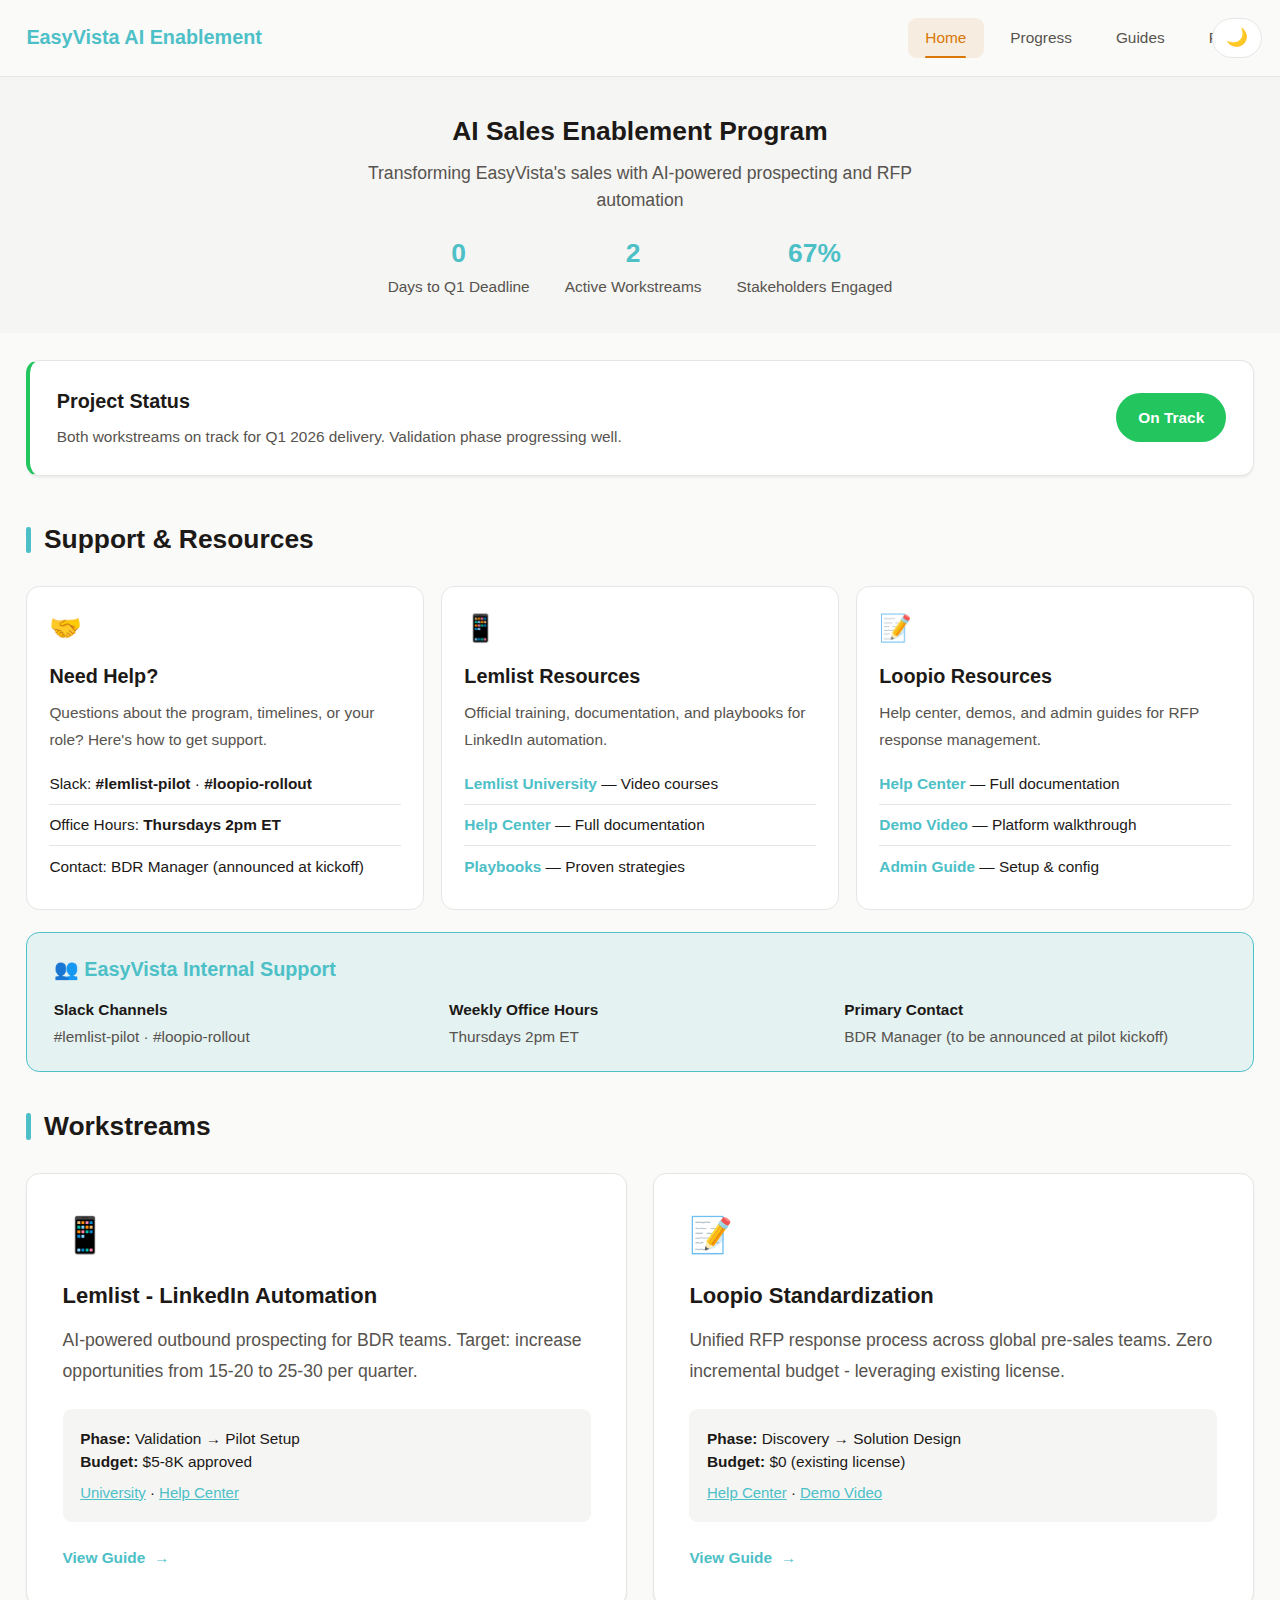
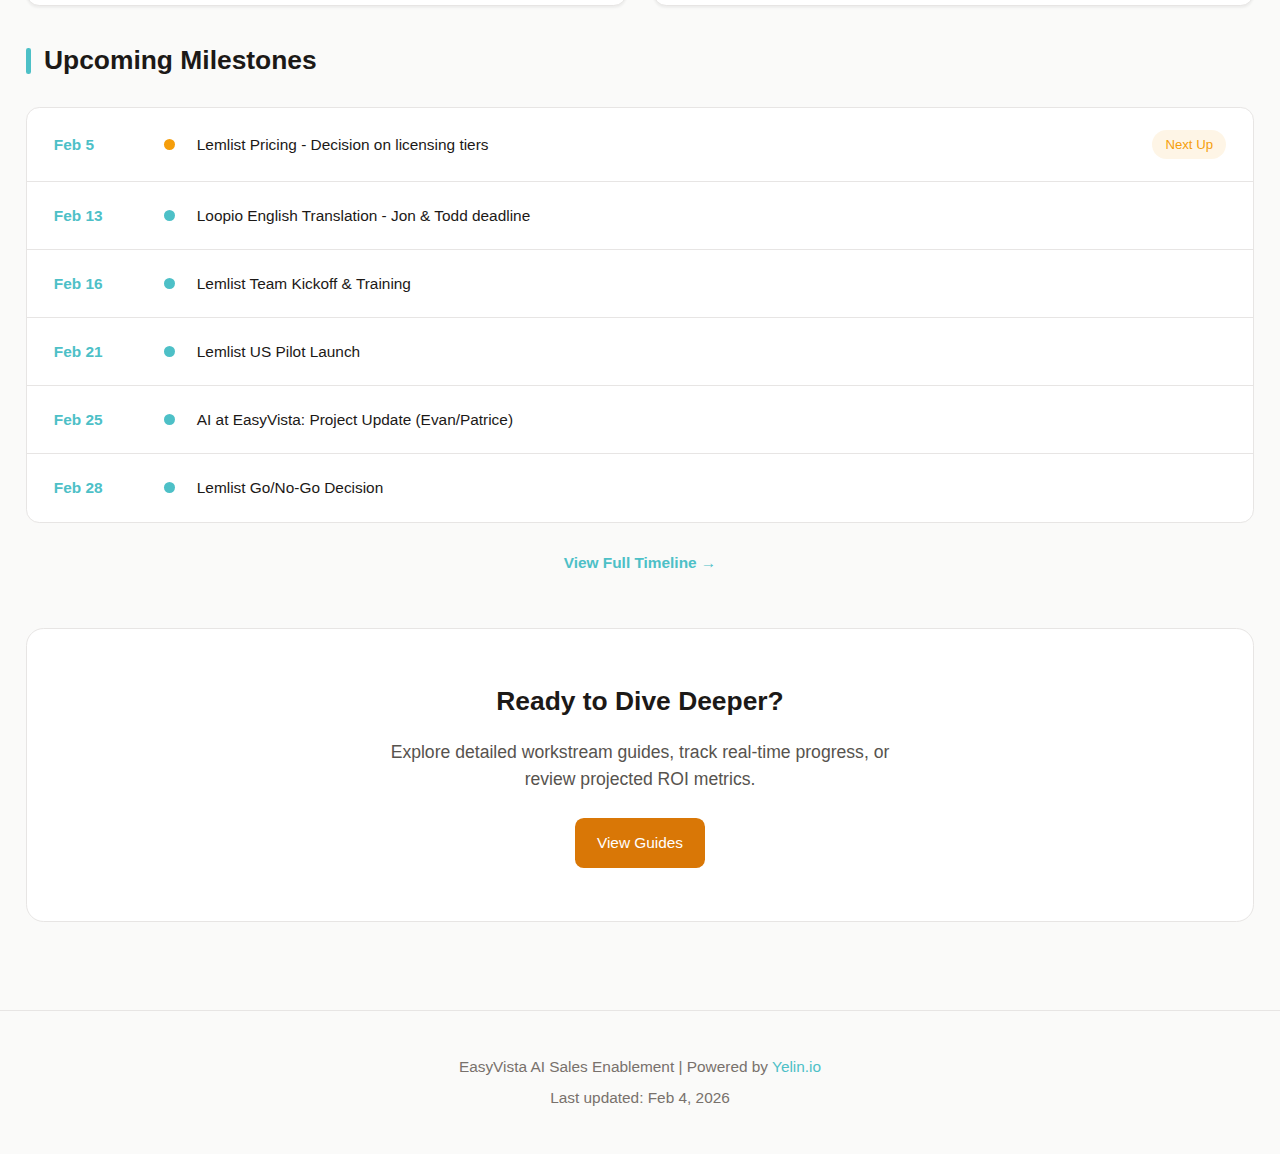
<file: portal/index.html>
<!DOCTYPE html>
<html lang="en">
<head>
    <meta charset="UTF-8">
    <meta name="viewport" content="width=device-width, initial-scale=1.0">
    <title>EasyVista AI Sales Enablement | Client Portal</title>
    <link rel="icon" href="../favicon.svg" type="image/svg+xml">
    <meta name="theme-color" content="#D97757">
    <link rel="stylesheet" href="css/design-system.css">
    <style>
        /* Page-specific overrides */
        .hero-stats {
            display: flex;
            justify-content: center;
            gap: var(--space-8);
            margin-top: var(--space-6);
            flex-wrap: wrap;
        }

        .hero-stat {
            text-align: center;
        }

        .hero-stat__value {
            font-size: var(--font-size-2xl);
            font-weight: 700;
            color: var(--color-ev-teal);  /* EasyVista teal for stats */
            line-height: 1;
        }

        .hero-stat__label {
            font-size: var(--font-size-sm);
            color: var(--color-text-secondary);
            margin-top: var(--space-2);
        }

        .status-banner {
            display: flex;
            align-items: center;
            justify-content: space-between;
            background-color: var(--color-bg-card);
            border: 1px solid var(--color-border);
            border-left: 4px solid var(--color-success);
            border-radius: var(--radius-lg);
            padding: var(--space-6);
            margin-bottom: var(--space-10);
            box-shadow: var(--shadow-sm);
        }

        .status-banner__content h3 {
            font-size: var(--font-size-lg);
            font-weight: 600;
            margin-bottom: var(--space-2);
        }

        .status-banner__content p {
            color: var(--color-text-secondary);
            font-size: var(--font-size-sm);
        }

        .status-badge {
            background-color: var(--color-success);
            color: white;
            padding: var(--space-3) var(--space-5);
            border-radius: var(--radius-full);
            font-weight: 600;
            font-size: var(--font-size-sm);
        }

        .workstream-card {
            padding: var(--space-8);
        }

        .workstream-card__icon {
            font-size: 2rem;
            margin-bottom: var(--space-4);
        }

        .workstream-card__title {
            font-size: var(--font-size-xl);
            font-weight: 600;
            color: var(--color-text-primary);
            margin-bottom: var(--space-3);
        }

        .workstream-card__description {
            color: var(--color-text-secondary);
            margin-bottom: var(--space-5);
            line-height: var(--line-height-relaxed);
        }

        .workstream-card__meta {
            background-color: var(--color-bg-secondary);
            padding: var(--space-4);
            border-radius: var(--radius-md);
            font-size: var(--font-size-sm);
            margin-bottom: var(--space-5);
        }

        .workstream-card__meta strong {
            color: var(--color-text-primary);
        }

        .workstream-card__link {
            color: var(--color-ev-teal);  /* EasyVista teal */
            text-decoration: none;
            font-weight: 600;
            font-size: var(--font-size-sm);
            display: inline-flex;
            align-items: center;
            gap: var(--space-2);
        }

        .workstream-card__link:hover {
            text-decoration: underline;
        }

        .milestone-list {
            background-color: var(--color-bg-card);
            border: 1px solid var(--color-border);
            border-radius: var(--radius-lg);
            overflow: hidden;
        }

        .milestone-item {
            display: flex;
            align-items: center;
            gap: var(--space-5);
            padding: var(--space-5) var(--space-6);
            border-bottom: 1px solid var(--color-border);
            transition: background-color var(--transition-fast);
        }

        .milestone-item:last-child {
            border-bottom: none;
        }

        .milestone-item:hover {
            background-color: var(--color-bg-secondary);
        }

        .milestone-item__date {
            min-width: 80px;
            font-weight: 600;
            font-size: var(--font-size-sm);
            color: var(--color-ev-teal);  /* EasyVista teal */
        }

        .milestone-item__dot {
            width: 10px;
            height: 10px;
            border-radius: 50%;
            background-color: var(--color-ev-teal);  /* EasyVista teal */
            flex-shrink: 0;
        }

        .milestone-item__dot--complete {
            background-color: var(--color-success);
        }

        .milestone-item__dot--upcoming {
            background-color: var(--color-warning);
        }

        .milestone-item__content {
            flex: 1;
            color: var(--color-text-primary);
            font-size: var(--font-size-sm);
        }

        .milestone-item__badge {
            font-size: var(--font-size-xs);
            padding: var(--space-1) var(--space-3);
            border-radius: var(--radius-full);
            font-weight: 500;
        }

        .milestone-item__badge--next {
            background-color: var(--color-warning-bg);
            color: var(--color-warning);
        }

        /* CTA and Footer now use design-system.css classes */

        /* Support & Resources */
        .support-grid {
            display: grid;
            grid-template-columns: repeat(3, 1fr);
            gap: var(--space-4);
            margin-bottom: var(--space-5);
        }

        .support-card {
            background: var(--color-bg-card);
            border: 1px solid var(--color-border);
            border-radius: var(--radius-lg);
            padding: var(--space-5);
            transition: transform var(--transition-normal), box-shadow var(--transition-normal);
        }

        .support-card:hover {
            transform: translateY(-2px);
            box-shadow: var(--shadow-md);
        }

        .support-card__icon {
            font-size: 1.5rem;
            margin-bottom: var(--space-3);
        }

        .support-card__title {
            font-size: var(--font-size-lg);
            font-weight: 600;
            color: var(--color-text-primary);
            margin-bottom: var(--space-2);
        }

        .support-card__description {
            color: var(--color-text-secondary);
            font-size: var(--font-size-sm);
            margin-bottom: var(--space-4);
            line-height: var(--line-height-relaxed);
        }

        .support-card__links {
            list-style: none;
            padding: 0;
            margin: 0;
        }

        .support-card__links li {
            padding: var(--space-2) 0;
            border-top: 1px solid var(--color-border);
            font-size: var(--font-size-sm);
        }

        .support-card__links li:first-child {
            border-top: none;
            padding-top: 0;
        }

        .support-card__links a {
            color: var(--color-ev-teal);
            text-decoration: none;
            font-weight: 600;
        }

        .support-card__links a:hover {
            text-decoration: underline;
        }

        .support-highlight {
            background: var(--color-ev-teal-soft);
            border: 1px solid var(--color-ev-teal);
            border-radius: var(--radius-lg);
            padding: var(--space-5) var(--space-6);
        }

        .support-highlight__title {
            font-size: var(--font-size-lg);
            font-weight: 600;
            color: var(--color-ev-teal);
            margin-bottom: var(--space-3);
        }

        .support-highlight__items {
            display: grid;
            grid-template-columns: repeat(auto-fit, minmax(200px, 1fr));
            gap: var(--space-3);
        }

        .support-highlight__item {
            font-size: var(--font-size-sm);
            color: var(--color-text-secondary);
        }

        .support-highlight__item strong {
            color: var(--color-text-primary);
            display: block;
            margin-bottom: var(--space-1);
        }

        /* Responsive */
        @media (max-width: 768px) {
            .hero-stats {
                gap: var(--space-6);
            }

            .hero-stat__value {
                font-size: var(--font-size-xl);
            }

            .status-banner {
                flex-direction: column;
                gap: var(--space-4);
                text-align: center;
            }

            .support-grid {
                grid-template-columns: 1fr;
            }

            .milestone-item {
                flex-wrap: wrap;
            }

            .cta-buttons {
                flex-direction: column;
                align-items: center;
            }
        }
    </style>
</head>
<body>
    <button class="theme-toggle" onclick="toggleTheme()" aria-label="Toggle theme">
        <span id="theme-icon">☀️</span>
    </button>

    <nav class="nav">
        <div class="nav__inner">
            <a href="index.html" class="nav__brand">EasyVista AI Enablement</a>
            <button class="nav__toggle" onclick="toggleNav()" aria-label="Toggle navigation">☰</button>
            <div class="nav__links" id="nav-links">
                <a href="index.html" class="nav__link nav__link--active">Home</a>
                <a href="progress.html" class="nav__link">Progress</a>
                <a href="guides/index.html" class="nav__link">Guides</a>
                <a href="roi.html" class="nav__link">ROI</a>
            </div>
        </div>
    </nav>

    <section style="padding: var(--space-8) var(--space-6); text-align: center; background-color: var(--color-bg-secondary);">
        <h1 style="font-size: var(--font-size-2xl); font-weight: 700; margin-bottom: var(--space-2);">AI Sales Enablement Program</h1>
        <p style="color: var(--color-text-secondary); max-width: 550px; margin: 0 auto;">
            Transforming EasyVista's sales with AI-powered prospecting and RFP automation
        </p>
        <div class="hero-stats">
            <div class="hero-stat">
                <div class="hero-stat__value" id="days-left">54</div>
                <div class="hero-stat__label">Days to Q1 Deadline</div>
            </div>
            <div class="hero-stat">
                <div class="hero-stat__value">2</div>
                <div class="hero-stat__label">Active Workstreams</div>
            </div>
            <div class="hero-stat">
                <div class="hero-stat__value">67%</div>
                <div class="hero-stat__label">Stakeholders Engaged</div>
            </div>
        </div>
    </section>

    <main class="container" style="padding-top: var(--space-6); padding-bottom: var(--space-8);">

        <div class="status-banner">
            <div class="status-banner__content">
                <h3>Project Status</h3>
                <p>Both workstreams on track for Q1 2026 delivery. Validation phase progressing well.</p>
            </div>
            <div class="status-badge">On Track</div>
        </div>

        <section style="margin-bottom: var(--space-8);">
            <h2 class="section-title">Support & Resources</h2>
            <div class="support-grid">
                <div class="support-card">
                    <div class="support-card__icon">🤝</div>
                    <h3 class="support-card__title">Need Help?</h3>
                    <p class="support-card__description">Questions about the program, timelines, or your role? Here's how to get support.</p>
                    <ul class="support-card__links">
                        <li>Slack: <strong>#lemlist-pilot</strong> · <strong>#loopio-rollout</strong></li>
                        <li>Office Hours: <strong>Thursdays 2pm ET</strong></li>
                        <li>Contact: BDR Manager (announced at kickoff)</li>
                    </ul>
                </div>

                <div class="support-card">
                    <div class="support-card__icon">📱</div>
                    <h3 class="support-card__title">Lemlist Resources</h3>
                    <p class="support-card__description">Official training, documentation, and playbooks for LinkedIn automation.</p>
                    <ul class="support-card__links">
                        <li><a href="https://university.lemlist.com/" target="_blank" rel="noopener">Lemlist University</a> — Video courses</li>
                        <li><a href="https://help.lemlist.com/en/" target="_blank" rel="noopener">Help Center</a> — Full documentation</li>
                        <li><a href="https://www.lemlist.com/playbooks" target="_blank" rel="noopener">Playbooks</a> — Proven strategies</li>
                    </ul>
                </div>

                <div class="support-card">
                    <div class="support-card__icon">📝</div>
                    <h3 class="support-card__title">Loopio Resources</h3>
                    <p class="support-card__description">Help center, demos, and admin guides for RFP response management.</p>
                    <ul class="support-card__links">
                        <li><a href="https://support.loopio.com/hc/en-us" target="_blank" rel="noopener">Help Center</a> — Full documentation</li>
                        <li><a href="https://loopio.com/rfp-demo-video/" target="_blank" rel="noopener">Demo Video</a> — Platform walkthrough</li>
                        <li><a href="https://support.loopio.com/hc/en-us/articles/360024366874-Getting-Started-Admin" target="_blank" rel="noopener">Admin Guide</a> — Setup & config</li>
                    </ul>
                </div>
            </div>

            <div class="support-highlight">
                <h3 class="support-highlight__title">👥 EasyVista Internal Support</h3>
                <div class="support-highlight__items">
                    <div class="support-highlight__item">
                        <strong>Slack Channels</strong>
                        #lemlist-pilot · #loopio-rollout
                    </div>
                    <div class="support-highlight__item">
                        <strong>Weekly Office Hours</strong>
                        Thursdays 2pm ET
                    </div>
                    <div class="support-highlight__item">
                        <strong>Primary Contact</strong>
                        BDR Manager (to be announced at pilot kickoff)
                    </div>
                </div>
            </div>
        </section>

        <section>
            <h2 class="section-title">Workstreams</h2>
            <div class="grid grid--2">
                <div class="card card--interactive workstream-card">
                    <div class="workstream-card__icon">📱</div>
                    <h3 class="workstream-card__title"><a href="https://www.lemlist.com/" target="_blank" rel="noopener" style="color: inherit; text-decoration: none;">Lemlist</a> - LinkedIn Automation</h3>
                    <p class="workstream-card__description">
                        AI-powered outbound prospecting for BDR teams. Target: increase opportunities from 15-20 to 25-30 per quarter.
                    </p>
                    <div class="workstream-card__meta">
                        <strong>Phase:</strong> Validation → Pilot Setup<br>
                        <strong>Budget:</strong> $5-8K approved<br>
                        <span style="font-size: 0.85rem; margin-top: 8px; display: inline-block;"><a href="https://university.lemlist.com/" target="_blank" rel="noopener" style="color: var(--color-ev-teal);">University</a> · <a href="https://help.lemlist.com/en/" target="_blank" rel="noopener" style="color: var(--color-ev-teal);">Help Center</a></span>
                    </div>
                    <a href="guides/lemlist.html" class="workstream-card__link">
                        View Guide <span>→</span>
                    </a>
                </div>

                <div class="card card--interactive workstream-card">
                    <div class="workstream-card__icon">📝</div>
                    <h3 class="workstream-card__title"><a href="https://loopio.com/" target="_blank" rel="noopener" style="color: inherit; text-decoration: none;">Loopio</a> Standardization</h3>
                    <p class="workstream-card__description">
                        Unified RFP response process across global pre-sales teams. Zero incremental budget - leveraging existing license.
                    </p>
                    <div class="workstream-card__meta">
                        <strong>Phase:</strong> Discovery → Solution Design<br>
                        <strong>Budget:</strong> $0 (existing license)<br>
                        <span style="font-size: 0.85rem; margin-top: 8px; display: inline-block;"><a href="https://support.loopio.com/hc/en-us" target="_blank" rel="noopener" style="color: var(--color-ev-teal);">Help Center</a> · <a href="https://loopio.com/rfp-demo-video/" target="_blank" rel="noopener" style="color: var(--color-ev-teal);">Demo Video</a></span>
                    </div>
                    <a href="guides/loopio.html" class="workstream-card__link">
                        View Guide <span>→</span>
                    </a>
                </div>
            </div>
        </section>

        <section style="margin-top: var(--space-8);">
            <h2 class="section-title">Upcoming Milestones</h2>
            <div class="milestone-list">
                <div class="milestone-item">
                    <div class="milestone-item__date">Feb 5</div>
                    <div class="milestone-item__dot milestone-item__dot--upcoming"></div>
                    <div class="milestone-item__content">Lemlist Pricing - Decision on licensing tiers</div>
                    <span class="milestone-item__badge milestone-item__badge--next">Next Up</span>
                </div>
                <div class="milestone-item">
                    <div class="milestone-item__date">Feb 13</div>
                    <div class="milestone-item__dot"></div>
                    <div class="milestone-item__content">Loopio English Translation - Jon & Todd deadline</div>
                </div>
                <div class="milestone-item">
                    <div class="milestone-item__date">Feb 16</div>
                    <div class="milestone-item__dot"></div>
                    <div class="milestone-item__content">Lemlist Team Kickoff & Training</div>
                </div>
                <div class="milestone-item">
                    <div class="milestone-item__date">Feb 21</div>
                    <div class="milestone-item__dot"></div>
                    <div class="milestone-item__content">Lemlist US Pilot Launch</div>
                </div>
                <div class="milestone-item">
                    <div class="milestone-item__date">Feb 25</div>
                    <div class="milestone-item__dot"></div>
                    <div class="milestone-item__content">AI at EasyVista: Project Update (Evan/Patrice)</div>
                </div>
                <div class="milestone-item">
                    <div class="milestone-item__date">Feb 28</div>
                    <div class="milestone-item__dot"></div>
                    <div class="milestone-item__content">Lemlist Go/No-Go Decision</div>
                </div>
            </div>
            <div style="text-align: center; margin-top: var(--space-6);">
                <a href="progress.html" class="workstream-card__link">View Full Timeline →</a>
            </div>
        </section>

        <div class="cta-section">
            <h2>Ready to Dive Deeper?</h2>
            <p>Explore detailed workstream guides, track real-time progress, or review projected ROI metrics.</p>
            <div class="cta-buttons">
                <a href="guides/index.html" class="btn btn--primary">View Guides</a>
            </div>
        </div>
    </main>

    <footer class="footer">
        <p>EasyVista AI Sales Enablement | Powered by <a href="https://yelin.io">Yelin.io</a></p>
        <p style="margin-top: var(--space-2);">Last updated: Feb 4, 2026</p>
    </footer>

    <script>
        // Theme handling
        function getPreferredTheme() {
            const saved = localStorage.getItem('theme');
            if (saved) return saved;
            return window.matchMedia('(prefers-color-scheme: dark)').matches ? 'dark' : 'light';
        }

        function setTheme(theme) {
            document.documentElement.setAttribute('data-theme', theme);
            localStorage.setItem('theme', theme);
            document.getElementById('theme-icon').textContent = theme === 'dark' ? '☀️' : '🌙';
        }

        function toggleTheme() {
            const current = document.documentElement.getAttribute('data-theme') || 'light';
            setTheme(current === 'dark' ? 'light' : 'dark');
        }

        // Mobile nav toggle
        function toggleNav() {
            const navLinks = document.getElementById('nav-links');
            navLinks.classList.toggle('active');
        }

        // Initialize theme
        setTheme(getPreferredTheme());

        // Calculate days remaining
        const deadline = new Date('2026-03-31');
        const today = new Date();
        const daysLeft = Math.ceil((deadline - today) / (1000 * 60 * 60 * 24));
        document.getElementById('days-left').textContent = daysLeft > 0 ? daysLeft : 0;
    </script>
</body>
</html>
</file>
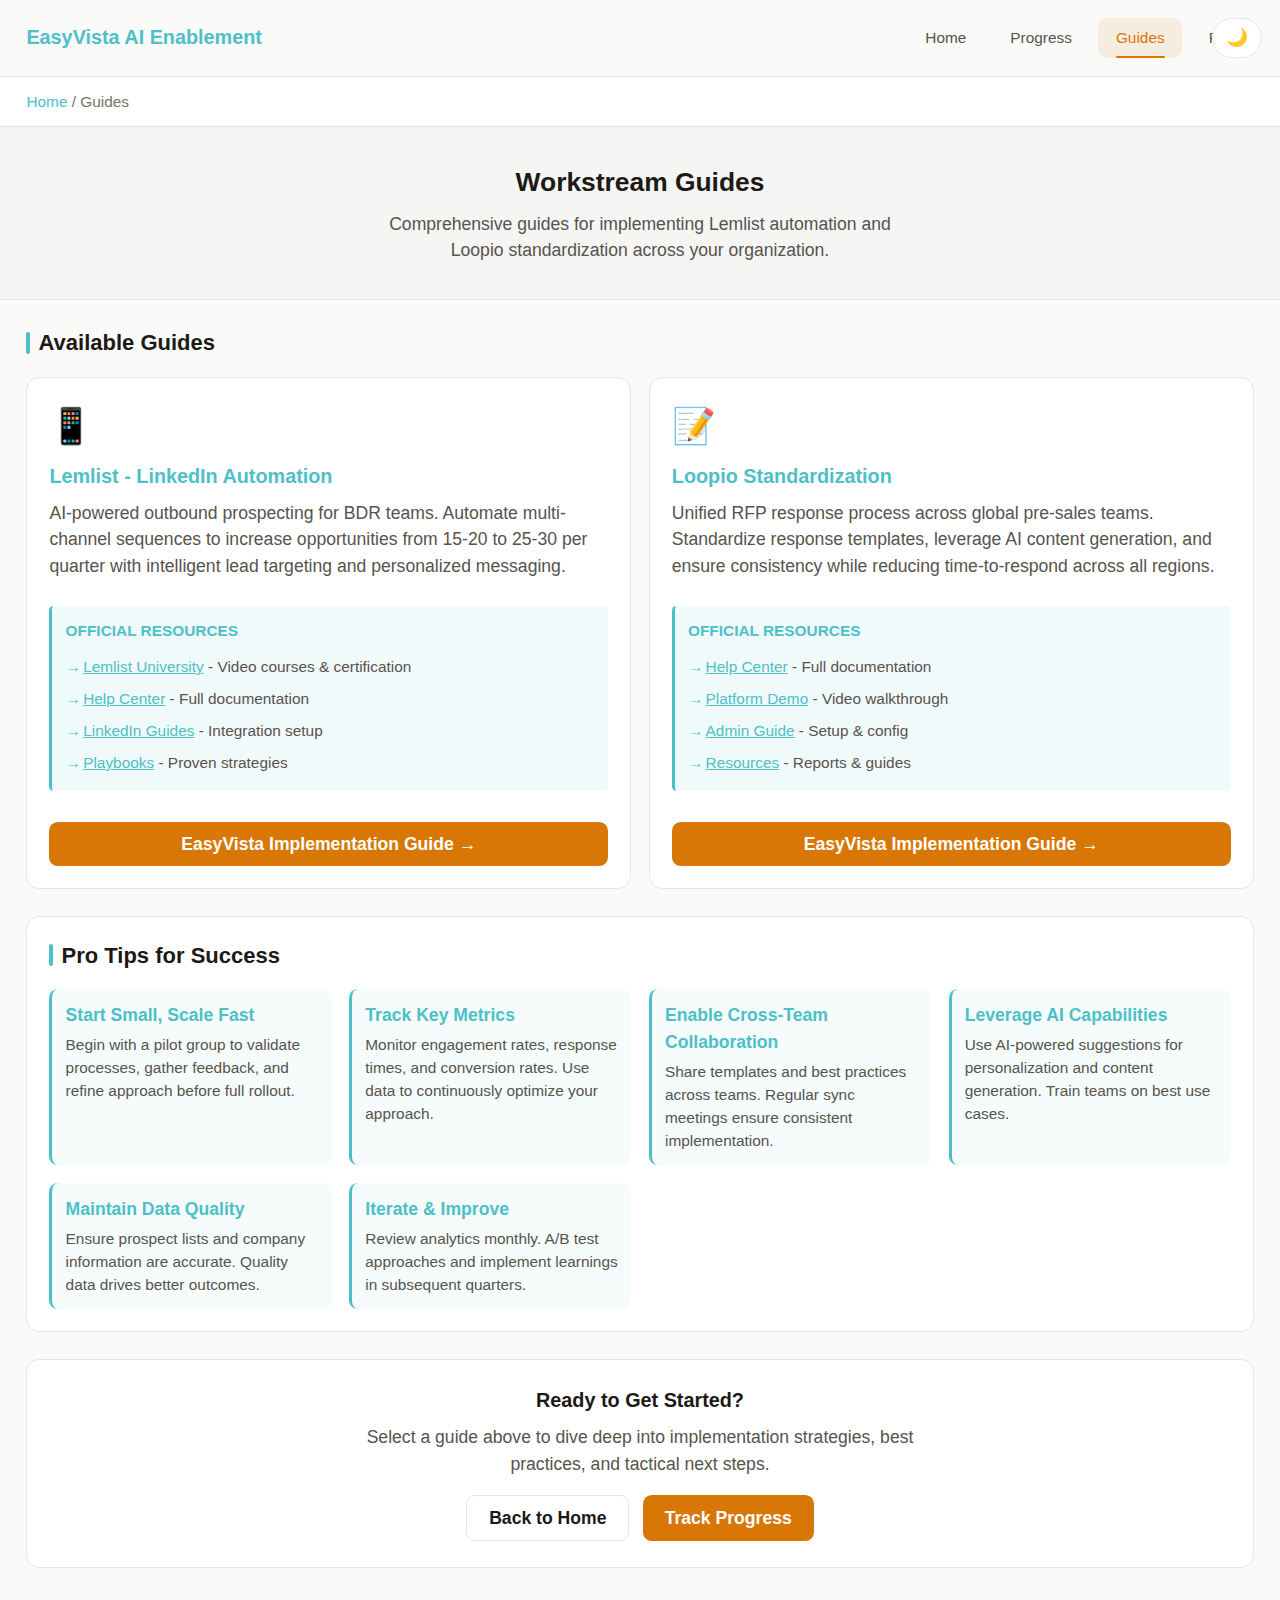
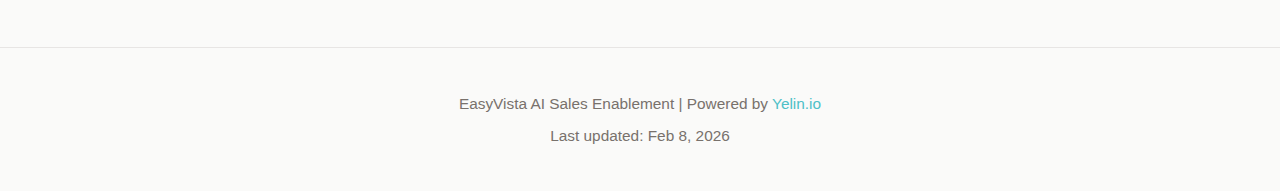
<file: portal/guides/index.html>
<!DOCTYPE html>
<html lang="en">
<head>
    <meta charset="UTF-8">
    <meta name="viewport" content="width=device-width, initial-scale=1.0">
    <title>Guides | EasyVista AI Sales Enablement</title>
    <link rel="icon" href="../../favicon.svg" type="image/svg+xml">
    <meta name="theme-color" content="#D97757">
    <link rel="stylesheet" href="../css/design-system.css">
    <style>
        .guides-grid {
            display: grid;
            grid-template-columns: repeat(auto-fit, minmax(320px, 1fr));
            gap: var(--space-4);
            margin-bottom: var(--space-6);
        }

        .guide-card {
            background: var(--color-bg-card);
            border: 1px solid var(--color-border);
            border-radius: var(--radius-lg);
            padding: var(--space-5);
            transition: transform var(--transition-normal), box-shadow var(--transition-normal);
            display: flex;
            flex-direction: column;
        }
        .guide-card:hover {
            transform: translateY(-2px);
            box-shadow: var(--shadow-md);
        }

        .guide-icon {
            font-size: 2rem;
            margin-bottom: var(--space-2);
        }

        .guide-card h3 {
            font-size: var(--font-size-lg);
            color: var(--color-ev-teal);
            margin-bottom: var(--space-2);
        }

        .guide-description {
            color: var(--color-text-secondary);
            margin-bottom: var(--space-3);
            flex-grow: 1;
            font-size: var(--font-size-base);
        }

        .quickstart-section {
            background: rgba(77, 192, 199, 0.08);
            border-left: 3px solid var(--color-ev-teal);
            padding: var(--space-3);
            border-radius: var(--radius-sm);
            margin: var(--space-3) 0;
        }

        .quickstart-title {
            font-weight: 600;
            color: var(--color-ev-teal);
            margin-bottom: var(--space-2);
            font-size: var(--font-size-sm);
        }

        .quickstart-list {
            list-style: none;
            padding: 0;
        }

        .quickstart-list li {
            padding: var(--space-1) 0;
            color: var(--color-text-secondary);
            font-size: var(--font-size-sm);
            padding-left: var(--space-4);
            position: relative;
        }

        .quickstart-list li::before {
            content: '→';
            position: absolute;
            left: 0;
            color: var(--color-ev-teal);
        }

        .guide-footer {
            display: flex;
            gap: var(--space-3);
            margin-top: var(--space-4);
        }

        .guide-link {
            display: inline-flex;
            align-items: center;
            gap: var(--space-2);
            padding: var(--space-2) var(--space-4);
            border-radius: var(--radius-md);
            text-decoration: none;
            font-weight: 600;
            font-size: var(--font-size-base);
            transition: all var(--transition-fast);
            flex: 1;
            justify-content: center;
        }

        .guide-link-primary {
            background: var(--color-accent-primary);
            color: white;
        }

        .guide-link-primary:hover {
            transform: translateX(2px);
            box-shadow: 0 4px 12px rgba(201, 100, 66, 0.3);
        }

        .guide-link-secondary {
            border: 1px solid var(--color-border);
            color: var(--color-text-primary);
            background: transparent;
        }

        .guide-link-secondary:hover {
            background: rgba(77, 192, 199, 0.08);
            border-color: var(--color-ev-teal);
        }

        .tips-section {
            background: var(--color-bg-card);
            border: 1px solid var(--color-border);
            border-radius: var(--radius-lg);
            padding: var(--space-5);
            margin-top: var(--space-6);
        }

        .tips-grid {
            display: grid;
            grid-template-columns: repeat(auto-fit, minmax(250px, 1fr));
            gap: var(--space-4);
            margin-top: var(--space-4);
        }

        .tip-item {
            padding: var(--space-3);
            background: rgba(77, 192, 199, 0.05);
            border-radius: var(--radius-md);
            border-left: 3px solid var(--color-ev-teal);
        }

        .tip-item h4 {
            color: var(--color-ev-teal);
            margin-bottom: var(--space-1);
            font-size: var(--font-size-base);
        }

        .tip-item p {
            color: var(--color-text-secondary);
            font-size: var(--font-size-sm);
        }

        .cta-section {
            text-align: center;
            padding: var(--space-6);
            margin-top: var(--space-6);
            background: var(--color-bg-card);
            border-radius: var(--radius-lg);
            border: 1px solid var(--color-border);
        }

        .cta-section h2 {
            font-size: var(--font-size-lg);
            margin-bottom: var(--space-2);
        }

        .cta-section p {
            color: var(--color-text-secondary);
            margin-bottom: var(--space-4);
            font-size: var(--font-size-base);
        }

        .cta-buttons {
            display: flex;
            gap: var(--space-3);
            justify-content: center;
        }

        .btn {
            padding: var(--space-2) var(--space-5);
            border-radius: var(--radius-md);
            text-decoration: none;
            font-weight: 600;
            font-size: var(--font-size-base);
            transition: transform var(--transition-fast);
        }

        .btn:hover { transform: scale(1.05); }

        .btn-primary {
            background: var(--color-accent-primary);
            color: white;
        }

        .btn-secondary {
            background: var(--color-bg-card);
            color: var(--color-text-primary);
            border: 1px solid var(--color-border);
        }

        .hero {
            text-align: center;
            padding: var(--space-8) var(--space-6);
            background: var(--color-bg-secondary);
        }
        .hero h1 {
            font-size: var(--font-size-2xl);
            color: var(--color-text-primary);
            margin-bottom: var(--space-2);
            font-weight: 700;
        }
        .hero p {
            font-size: var(--font-size-base);
            color: var(--color-text-secondary);
            max-width: 500px;
            margin: 0 auto;
        }

        .container { max-width: 1200px; margin: 0 auto; padding: var(--space-6); }

        .section-title {
            font-size: var(--font-size-xl);
            margin-bottom: var(--space-4);
            display: flex;
            align-items: center;
            gap: var(--space-2);
        }
        .section-title::before {
            content: '';
            width: 3px;
            height: 20px;
            background: var(--color-ev-teal);
            border-radius: 2px;
        }

        @media (max-width: 768px) {
            .hero h1 { font-size: var(--font-size-2xl); }
            .guides-grid { grid-template-columns: 1fr; }
            .tips-grid { grid-template-columns: 1fr; }
            .cta-buttons { flex-direction: column; }
        }
    </style>
</head>
<body>
    <button class="theme-toggle" onclick="toggleTheme()" aria-label="Toggle theme">
        <span id="theme-icon">☀️</span>
    </button>

    <nav class="nav">
        <div class="nav__inner">
            <a href="../index.html" class="nav__brand">EasyVista AI Enablement</a>
            <button class="nav__toggle" onclick="toggleNav()" aria-label="Toggle navigation">☰</button>
            <div class="nav__links" id="nav-links">
                <a href="../index.html" class="nav__link">Home</a>
                <a href="../progress.html" class="nav__link">Progress</a>
                <a href="index.html" class="nav__link nav__link--active">Guides</a>
                <a href="../roi.html" class="nav__link">ROI</a>
            </div>
        </div>
    </nav>

    <div class="breadcrumb">
        <a href="../index.html">Home</a> / <span>Guides</span>
    </div>

    <section class="hero">
        <h1>Workstream Guides</h1>
        <p>Comprehensive guides for implementing Lemlist automation and Loopio standardization across your organization.</p>
    </section>

    <main class="container">
        <section>
            <h2 class="section-title">Available Guides</h2>
            <div class="guides-grid">
                <!-- Lemlist Guide Card -->
                <div class="guide-card">
                    <div class="guide-icon">📱</div>
                    <h3><a href="https://www.lemlist.com/" target="_blank" rel="noopener" style="color: inherit; text-decoration: none;">Lemlist</a> - LinkedIn Automation</h3>
                    <p class="guide-description">AI-powered outbound prospecting for BDR teams. Automate multi-channel sequences to increase opportunities from 15-20 to 25-30 per quarter with intelligent lead targeting and personalized messaging.</p>

                    <div class="quickstart-section">
                        <div class="quickstart-title">OFFICIAL RESOURCES</div>
                        <ul class="quickstart-list">
                            <li><a href="https://university.lemlist.com/" target="_blank" rel="noopener" style="color: var(--color-ev-teal);">Lemlist University</a> - Video courses & certification</li>
                            <li><a href="https://help.lemlist.com/en/" target="_blank" rel="noopener" style="color: var(--color-ev-teal);">Help Center</a> - Full documentation</li>
                            <li><a href="https://help.lemlist.com/en/collections/17345347-linkedin" target="_blank" rel="noopener" style="color: var(--color-ev-teal);">LinkedIn Guides</a> - Integration setup</li>
                            <li><a href="https://www.lemlist.com/playbooks" target="_blank" rel="noopener" style="color: var(--color-ev-teal);">Playbooks</a> - Proven strategies</li>
                        </ul>
                    </div>

                    <div class="guide-footer">
                        <a href="lemlist.html" class="guide-link guide-link-primary">EasyVista Implementation Guide →</a>
                    </div>
                </div>

                <!-- Loopio Guide Card -->
                <div class="guide-card">
                    <div class="guide-icon">📝</div>
                    <h3><a href="https://loopio.com/" target="_blank" rel="noopener" style="color: inherit; text-decoration: none;">Loopio</a> Standardization</h3>
                    <p class="guide-description">Unified RFP response process across global pre-sales teams. Standardize response templates, leverage AI content generation, and ensure consistency while reducing time-to-respond across all regions.</p>

                    <div class="quickstart-section">
                        <div class="quickstart-title">OFFICIAL RESOURCES</div>
                        <ul class="quickstart-list">
                            <li><a href="https://support.loopio.com/hc/en-us" target="_blank" rel="noopener" style="color: var(--color-ev-teal);">Help Center</a> - Full documentation</li>
                            <li><a href="https://loopio.com/rfp-demo-video/" target="_blank" rel="noopener" style="color: var(--color-ev-teal);">Platform Demo</a> - Video walkthrough</li>
                            <li><a href="https://support.loopio.com/hc/en-us/articles/360024366874-Getting-Started-Admin" target="_blank" rel="noopener" style="color: var(--color-ev-teal);">Admin Guide</a> - Setup & config</li>
                            <li><a href="https://loopio.com/resources/" target="_blank" rel="noopener" style="color: var(--color-ev-teal);">Resources</a> - Reports & guides</li>
                        </ul>
                    </div>

                    <div class="guide-footer">
                        <a href="loopio.html" class="guide-link guide-link-primary">EasyVista Implementation Guide →</a>
                    </div>
                </div>
            </div>
        </section>

        <!-- Pro Tips Section -->
        <section class="tips-section">
            <h2 class="section-title">Pro Tips for Success</h2>
            <div class="tips-grid">
                <div class="tip-item">
                    <h4>Start Small, Scale Fast</h4>
                    <p>Begin with a pilot group to validate processes, gather feedback, and refine approach before full rollout.</p>
                </div>
                <div class="tip-item">
                    <h4>Track Key Metrics</h4>
                    <p>Monitor engagement rates, response times, and conversion rates. Use data to continuously optimize your approach.</p>
                </div>
                <div class="tip-item">
                    <h4>Enable Cross-Team Collaboration</h4>
                    <p>Share templates and best practices across teams. Regular sync meetings ensure consistent implementation.</p>
                </div>
                <div class="tip-item">
                    <h4>Leverage AI Capabilities</h4>
                    <p>Use AI-powered suggestions for personalization and content generation. Train teams on best use cases.</p>
                </div>
                <div class="tip-item">
                    <h4>Maintain Data Quality</h4>
                    <p>Ensure prospect lists and company information are accurate. Quality data drives better outcomes.</p>
                </div>
                <div class="tip-item">
                    <h4>Iterate & Improve</h4>
                    <p>Review analytics monthly. A/B test approaches and implement learnings in subsequent quarters.</p>
                </div>
            </div>
        </section>

        <!-- CTA Section -->
        <section class="cta-section">
            <h2>Ready to Get Started?</h2>
            <p>Select a guide above to dive deep into implementation strategies, best practices, and tactical next steps.</p>
            <div class="cta-buttons">
                <a href="../index.html" class="btn btn-secondary">Back to Home</a>
                <a href="../progress.html" class="btn btn-primary">Track Progress</a>
            </div>
        </section>
    </main>

    <footer class="footer">
        <p>EasyVista AI Sales Enablement | Powered by <a href="https://yelin.io">Yelin.io</a></p>
        <p style="margin-top: var(--space-2);">Last updated: Feb 8, 2026</p>
    </footer>

    <script>
        function getPreferredTheme() {
            const saved = localStorage.getItem('theme');
            if (saved) return saved;
            return window.matchMedia('(prefers-color-scheme: light)').matches ? 'light' : 'dark';
        }
        function setTheme(theme) {
            document.documentElement.setAttribute('data-theme', theme);
            localStorage.setItem('theme', theme);
            document.getElementById('theme-icon').textContent = theme === 'dark' ? '☀️' : '🌙';
        }
        function toggleTheme() {
            const current = document.documentElement.getAttribute('data-theme') || 'dark';
            setTheme(current === 'dark' ? 'light' : 'dark');
        }
        setTheme(getPreferredTheme());

        // Mobile nav toggle
        function toggleNav() {
            const navLinks = document.getElementById('nav-links');
            navLinks.classList.toggle('active');
        }
    </script>
</body>
</html>
</file>
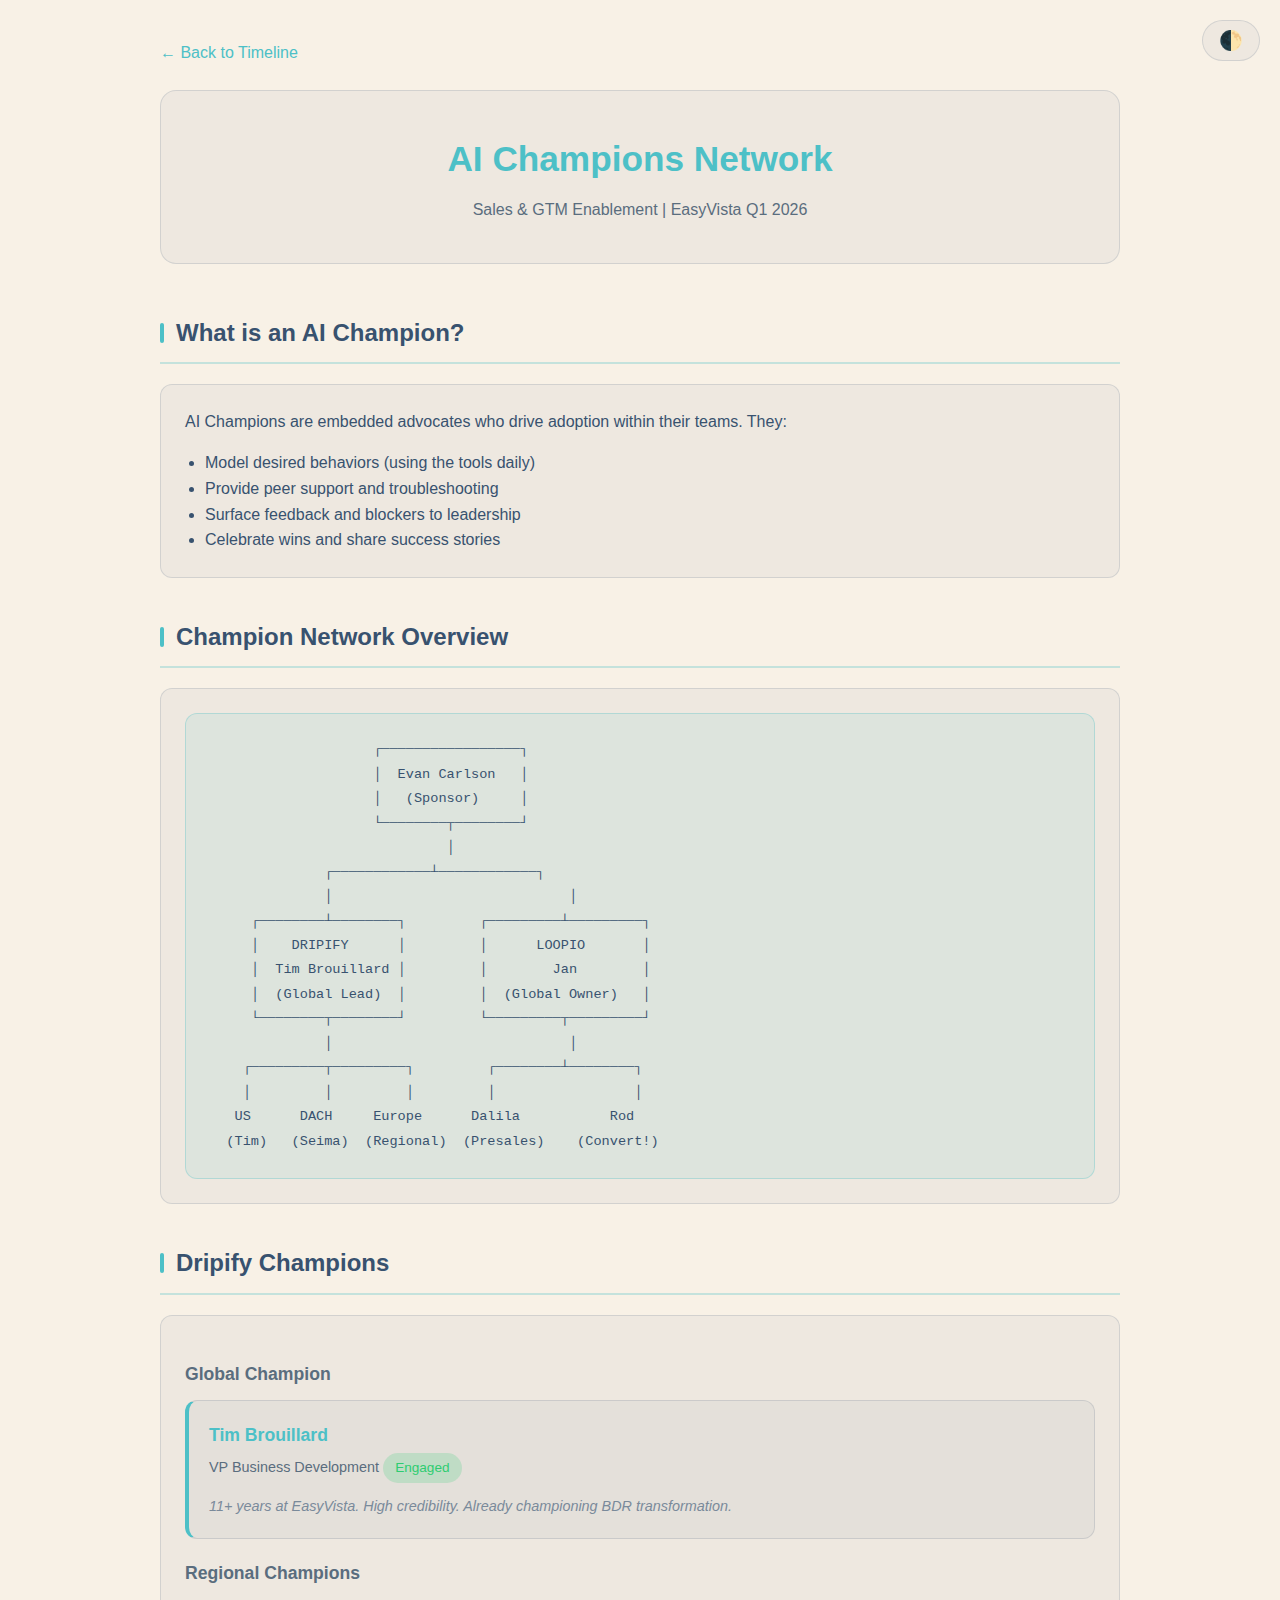
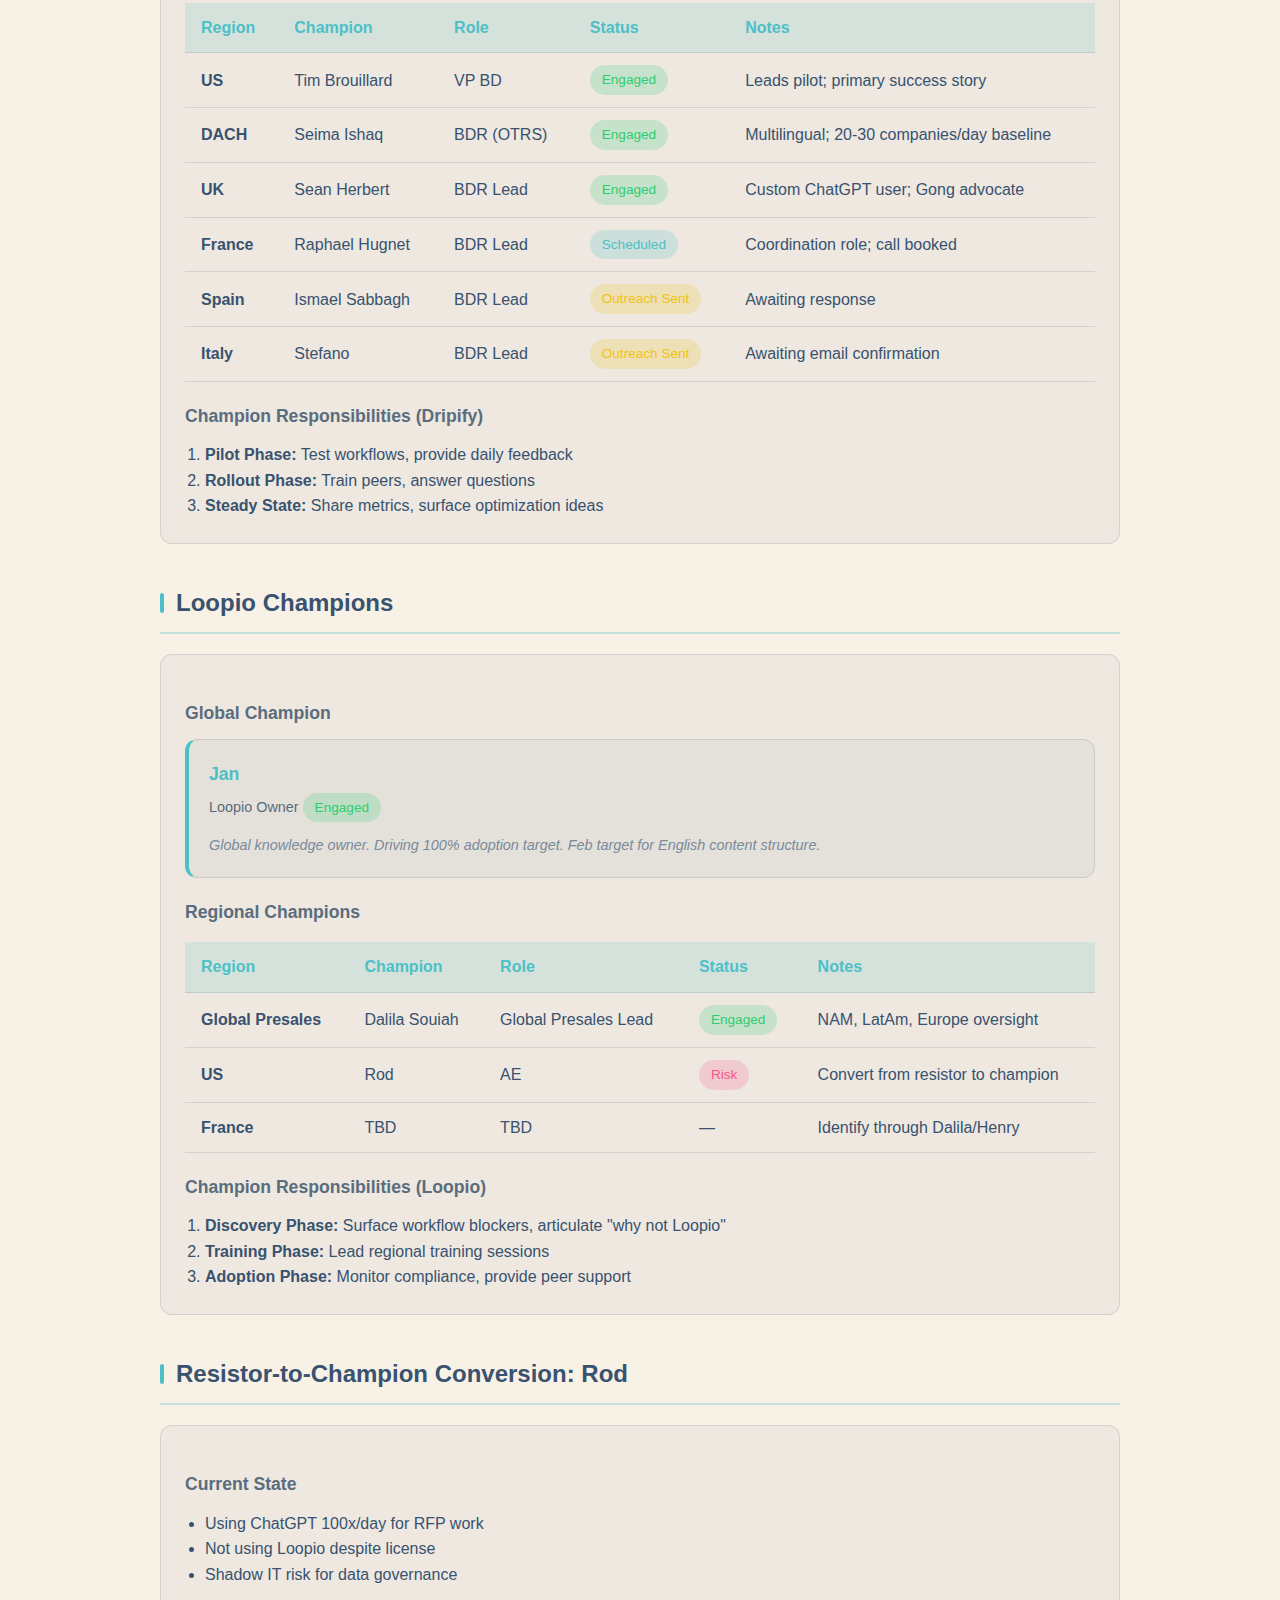
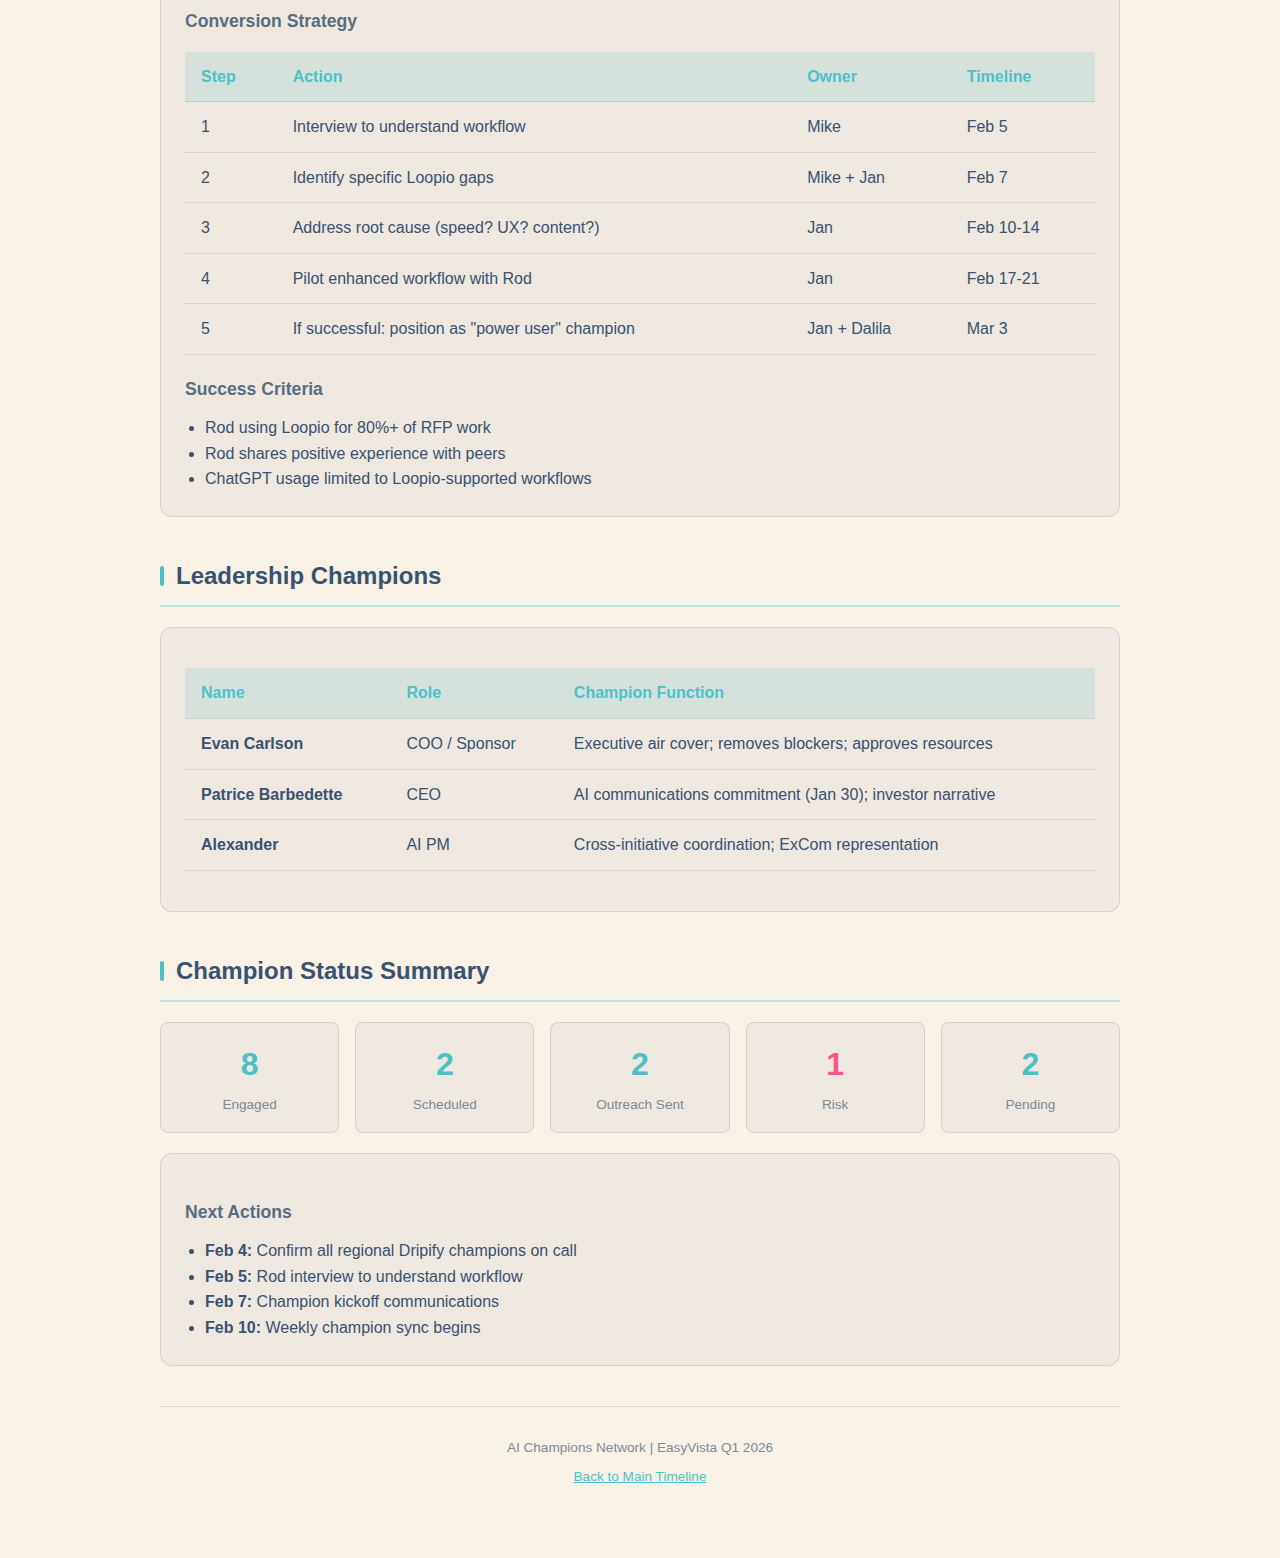
<file: AI-Sales/champions.html>
<!DOCTYPE html>
<html lang="en">
<head>
    <meta charset="UTF-8">
    <meta name="viewport" content="width=device-width, initial-scale=1.0">
    <title>AI Champions Network | EasyVista</title>
    <style>
        :root {
            --ev-teal: #4dc0c7;
            --ev-pink: #f8568b;
            --ev-navy: #38526f;
            --ev-cream: #f8f1e6;
            --bg-primary: linear-gradient(135deg, #1a1a2e 0%, #16213e 100%);
            --bg-card: rgba(255,255,255,0.05);
            --border-color: rgba(255,255,255,0.1);
            --text-primary: #e8e8e8;
            --text-secondary: #a0a0a0;
            --text-muted: #888;
            --table-header-bg: rgba(77, 192, 199, 0.2);
        }

        [data-theme="light"] {
            --bg-primary: var(--ev-cream);
            --bg-card: rgba(56, 82, 111, 0.05);
            --border-color: rgba(56, 82, 111, 0.15);
            --text-primary: var(--ev-navy);
            --text-secondary: #5a6d7e;
            --text-muted: #7a8a9a;
            --table-header-bg: rgba(77, 192, 199, 0.15);
        }

        * { margin: 0; padding: 0; box-sizing: border-box; }

        body {
            font-family: -apple-system, BlinkMacSystemFont, 'Segoe UI', Roboto, sans-serif;
            background: var(--bg-primary);
            color: var(--text-primary);
            line-height: 1.6;
            min-height: 100vh;
        }

        [data-theme="light"] body { background: var(--ev-cream); }

        .container { max-width: 1000px; margin: 0 auto; padding: 40px 20px; }

        .theme-toggle {
            position: fixed;
            top: 20px;
            right: 20px;
            background: var(--bg-card);
            border: 1px solid var(--border-color);
            border-radius: 30px;
            padding: 8px 16px;
            cursor: pointer;
            font-size: 1.2rem;
            z-index: 1000;
        }

        .back-link {
            display: inline-flex;
            align-items: center;
            gap: 8px;
            color: var(--ev-teal);
            text-decoration: none;
            margin-bottom: 24px;
            font-weight: 500;
        }

        .back-link:hover { text-decoration: underline; }

        header {
            text-align: center;
            margin-bottom: 50px;
            padding: 40px;
            background: var(--bg-card);
            border-radius: 16px;
            border: 1px solid var(--border-color);
        }

        h1 {
            font-size: 2.2rem;
            font-weight: 700;
            margin-bottom: 10px;
            color: var(--ev-teal);
        }

        .subtitle { font-size: 1rem; color: var(--text-secondary); }

        section { margin-bottom: 40px; }

        h2 {
            font-size: 1.5rem;
            margin-bottom: 20px;
            padding-bottom: 10px;
            border-bottom: 2px solid rgba(77, 192, 199, 0.3);
            display: flex;
            align-items: center;
            gap: 12px;
        }

        h2::before {
            content: '';
            display: inline-block;
            width: 4px;
            height: 20px;
            background: var(--ev-teal);
            border-radius: 2px;
        }

        h3 { font-size: 1.1rem; margin: 20px 0 12px; color: var(--text-secondary); }

        .card {
            background: var(--bg-card);
            border-radius: 12px;
            padding: 24px;
            margin-bottom: 20px;
            border: 1px solid var(--border-color);
        }

        table { width: 100%; border-collapse: collapse; margin: 16px 0; }
        th, td { padding: 12px 16px; text-align: left; border-bottom: 1px solid var(--border-color); }
        th { background: var(--table-header-bg); font-weight: 600; color: var(--ev-teal); }
        tr:hover { background: rgba(77, 192, 199, 0.05); }

        .status-badge {
            display: inline-block;
            padding: 4px 12px;
            border-radius: 20px;
            font-size: 0.85rem;
            font-weight: 500;
        }

        .status-engaged { background: rgba(46, 204, 113, 0.2); color: #2ecc71; }
        .status-scheduled { background: rgba(77, 192, 199, 0.2); color: var(--ev-teal); }
        .status-outreach { background: rgba(241, 196, 15, 0.2); color: #f1c40f; }
        .status-risk { background: rgba(248, 86, 139, 0.2); color: var(--ev-pink); }

        .org-chart {
            background: rgba(77, 192, 199, 0.1);
            border: 1px solid rgba(77, 192, 199, 0.3);
            border-radius: 12px;
            padding: 24px;
            font-family: monospace;
            font-size: 0.85rem;
            line-height: 1.8;
            overflow-x: auto;
            white-space: pre;
        }

        .champion-card {
            background: var(--bg-card);
            border: 1px solid var(--border-color);
            border-radius: 12px;
            padding: 20px;
            margin-bottom: 16px;
        }

        .champion-card.global {
            border-left: 4px solid var(--ev-teal);
        }

        .champion-name {
            font-size: 1.1rem;
            font-weight: 600;
            color: var(--ev-teal);
            margin-bottom: 4px;
        }

        .champion-role {
            color: var(--text-secondary);
            font-size: 0.9rem;
            margin-bottom: 12px;
        }

        .champion-reason {
            font-size: 0.9rem;
            color: var(--text-muted);
            font-style: italic;
        }

        .conversion-steps {
            counter-reset: step;
            list-style: none;
            margin-left: 0;
        }

        .conversion-steps li {
            counter-increment: step;
            padding: 12px 0 12px 40px;
            border-bottom: 1px solid var(--border-color);
            position: relative;
        }

        .conversion-steps li::before {
            content: counter(step);
            position: absolute;
            left: 0;
            width: 28px;
            height: 28px;
            background: var(--ev-teal);
            color: white;
            border-radius: 50%;
            display: flex;
            align-items: center;
            justify-content: center;
            font-weight: 600;
            font-size: 0.85rem;
        }

        .stats-grid {
            display: grid;
            grid-template-columns: repeat(auto-fit, minmax(150px, 1fr));
            gap: 16px;
            margin: 20px 0;
        }

        .stat-item {
            text-align: center;
            padding: 16px;
            background: var(--bg-card);
            border-radius: 8px;
            border: 1px solid var(--border-color);
        }

        .stat-number {
            font-size: 2rem;
            font-weight: 700;
            color: var(--ev-teal);
        }

        .stat-label {
            font-size: 0.85rem;
            color: var(--text-muted);
            margin-top: 4px;
        }

        .stat-item.risk .stat-number { color: var(--ev-pink); }

        footer {
            text-align: center;
            padding: 30px 20px;
            color: var(--text-muted);
            font-size: 0.85rem;
            border-top: 1px solid var(--border-color);
            margin-top: 40px;
        }

        @media (max-width: 768px) {
            .container { padding: 16px 12px; }
            header { padding: 24px 16px; }
            h1 { font-size: 1.5rem; }
            h2 { font-size: 1.2rem; }
            .card { padding: 16px; }
            table { font-size: 0.85rem; }
            th, td { padding: 8px 10px; }
            .org-chart { font-size: 0.75rem; padding: 16px; }
        }

        @media print {
            body { background: white !important; color: black !important; }
            .theme-toggle, .back-link { display: none !important; }
            .card { border: 1px solid #ddd; background: white !important; }
        }
    </style>
</head>
<body>
    <button class="theme-toggle" onclick="toggleTheme()">&#127763;</button>

    <div class="container">
        <a href="../index.html" class="back-link">&#8592; Back to Timeline</a>

        <header>
            <h1>AI Champions Network</h1>
            <p class="subtitle">Sales & GTM Enablement | EasyVista Q1 2026</p>
        </header>

        <section>
            <h2>What is an AI Champion?</h2>
            <div class="card">
                <p style="margin-bottom: 16px;">AI Champions are embedded advocates who drive adoption within their teams. They:</p>
                <ul style="margin-left: 20px;">
                    <li>Model desired behaviors (using the tools daily)</li>
                    <li>Provide peer support and troubleshooting</li>
                    <li>Surface feedback and blockers to leadership</li>
                    <li>Celebrate wins and share success stories</li>
                </ul>
            </div>
        </section>

        <section>
            <h2>Champion Network Overview</h2>
            <div class="card">
                <div class="org-chart">                    &#9484;&#9472;&#9472;&#9472;&#9472;&#9472;&#9472;&#9472;&#9472;&#9472;&#9472;&#9472;&#9472;&#9472;&#9472;&#9472;&#9472;&#9472;&#9488;
                    &#9474;  Evan Carlson   &#9474;
                    &#9474;   (Sponsor)     &#9474;
                    &#9492;&#9472;&#9472;&#9472;&#9472;&#9472;&#9472;&#9472;&#9472;&#9516;&#9472;&#9472;&#9472;&#9472;&#9472;&#9472;&#9472;&#9472;&#9496;
                             &#9474;
              &#9484;&#9472;&#9472;&#9472;&#9472;&#9472;&#9472;&#9472;&#9472;&#9472;&#9472;&#9472;&#9472;&#9524;&#9472;&#9472;&#9472;&#9472;&#9472;&#9472;&#9472;&#9472;&#9472;&#9472;&#9472;&#9472;&#9488;
              &#9474;                             &#9474;
     &#9484;&#9472;&#9472;&#9472;&#9472;&#9472;&#9472;&#9472;&#9472;&#9524;&#9472;&#9472;&#9472;&#9472;&#9472;&#9472;&#9472;&#9472;&#9488;         &#9484;&#9472;&#9472;&#9472;&#9472;&#9472;&#9472;&#9472;&#9472;&#9472;&#9524;&#9472;&#9472;&#9472;&#9472;&#9472;&#9472;&#9472;&#9472;&#9472;&#9488;
     &#9474;    DRIPIFY      &#9474;         &#9474;      LOOPIO       &#9474;
     &#9474;  Tim Brouillard &#9474;         &#9474;        Jan        &#9474;
     &#9474;  (Global Lead)  &#9474;         &#9474;  (Global Owner)   &#9474;
     &#9492;&#9472;&#9472;&#9472;&#9472;&#9472;&#9472;&#9472;&#9472;&#9516;&#9472;&#9472;&#9472;&#9472;&#9472;&#9472;&#9472;&#9472;&#9496;         &#9492;&#9472;&#9472;&#9472;&#9472;&#9472;&#9472;&#9472;&#9472;&#9472;&#9516;&#9472;&#9472;&#9472;&#9472;&#9472;&#9472;&#9472;&#9472;&#9472;&#9496;
              &#9474;                             &#9474;
    &#9484;&#9472;&#9472;&#9472;&#9472;&#9472;&#9472;&#9472;&#9472;&#9472;&#9516;&#9472;&#9472;&#9472;&#9472;&#9472;&#9472;&#9472;&#9472;&#9472;&#9488;         &#9484;&#9472;&#9472;&#9472;&#9472;&#9472;&#9472;&#9472;&#9472;&#9524;&#9472;&#9472;&#9472;&#9472;&#9472;&#9472;&#9472;&#9472;&#9488;
    &#9474;         &#9474;         &#9474;         &#9474;                 &#9474;
   US      DACH     Europe      Dalila           Rod
  (Tim)   (Seima)  (Regional)  (Presales)    (Convert!)</div>
            </div>
        </section>

        <section>
            <h2>Dripify Champions</h2>
            <div class="card">
                <h3>Global Champion</h3>
                <div class="champion-card global">
                    <div class="champion-name">Tim Brouillard</div>
                    <div class="champion-role">VP Business Development <span class="status-badge status-engaged">Engaged</span></div>
                    <div class="champion-reason">11+ years at EasyVista. High credibility. Already championing BDR transformation.</div>
                </div>

                <h3>Regional Champions</h3>
                <table>
                    <tr><th>Region</th><th>Champion</th><th>Role</th><th>Status</th><th>Notes</th></tr>
                    <tr>
                        <td><strong>US</strong></td>
                        <td>Tim Brouillard</td>
                        <td>VP BD</td>
                        <td><span class="status-badge status-engaged">Engaged</span></td>
                        <td>Leads pilot; primary success story</td>
                    </tr>
                    <tr>
                        <td><strong>DACH</strong></td>
                        <td>Seima Ishaq</td>
                        <td>BDR (OTRS)</td>
                        <td><span class="status-badge status-engaged">Engaged</span></td>
                        <td>Multilingual; 20-30 companies/day baseline</td>
                    </tr>
                    <tr>
                        <td><strong>UK</strong></td>
                        <td>Sean Herbert</td>
                        <td>BDR Lead</td>
                        <td><span class="status-badge status-engaged">Engaged</span></td>
                        <td>Custom ChatGPT user; Gong advocate</td>
                    </tr>
                    <tr>
                        <td><strong>France</strong></td>
                        <td>Raphael Hugnet</td>
                        <td>BDR Lead</td>
                        <td><span class="status-badge status-scheduled">Scheduled</span></td>
                        <td>Coordination role; call booked</td>
                    </tr>
                    <tr>
                        <td><strong>Spain</strong></td>
                        <td>Ismael Sabbagh</td>
                        <td>BDR Lead</td>
                        <td><span class="status-badge status-outreach">Outreach Sent</span></td>
                        <td>Awaiting response</td>
                    </tr>
                    <tr>
                        <td><strong>Italy</strong></td>
                        <td>Stefano</td>
                        <td>BDR Lead</td>
                        <td><span class="status-badge status-outreach">Outreach Sent</span></td>
                        <td>Awaiting email confirmation</td>
                    </tr>
                </table>

                <h3>Champion Responsibilities (Dripify)</h3>
                <ol style="margin-left: 20px;">
                    <li><strong>Pilot Phase:</strong> Test workflows, provide daily feedback</li>
                    <li><strong>Rollout Phase:</strong> Train peers, answer questions</li>
                    <li><strong>Steady State:</strong> Share metrics, surface optimization ideas</li>
                </ol>
            </div>
        </section>

        <section>
            <h2>Loopio Champions</h2>
            <div class="card">
                <h3>Global Champion</h3>
                <div class="champion-card global">
                    <div class="champion-name">Jan</div>
                    <div class="champion-role">Loopio Owner <span class="status-badge status-engaged">Engaged</span></div>
                    <div class="champion-reason">Global knowledge owner. Driving 100% adoption target. Feb target for English content structure.</div>
                </div>

                <h3>Regional Champions</h3>
                <table>
                    <tr><th>Region</th><th>Champion</th><th>Role</th><th>Status</th><th>Notes</th></tr>
                    <tr>
                        <td><strong>Global Presales</strong></td>
                        <td>Dalila Souiah</td>
                        <td>Global Presales Lead</td>
                        <td><span class="status-badge status-engaged">Engaged</span></td>
                        <td>NAM, LatAm, Europe oversight</td>
                    </tr>
                    <tr>
                        <td><strong>US</strong></td>
                        <td>Rod</td>
                        <td>AE</td>
                        <td><span class="status-badge status-risk">Risk</span></td>
                        <td>Convert from resistor to champion</td>
                    </tr>
                    <tr>
                        <td><strong>France</strong></td>
                        <td>TBD</td>
                        <td>TBD</td>
                        <td>—</td>
                        <td>Identify through Dalila/Henry</td>
                    </tr>
                </table>

                <h3>Champion Responsibilities (Loopio)</h3>
                <ol style="margin-left: 20px;">
                    <li><strong>Discovery Phase:</strong> Surface workflow blockers, articulate "why not Loopio"</li>
                    <li><strong>Training Phase:</strong> Lead regional training sessions</li>
                    <li><strong>Adoption Phase:</strong> Monitor compliance, provide peer support</li>
                </ol>
            </div>
        </section>

        <section>
            <h2>Resistor-to-Champion Conversion: Rod</h2>
            <div class="card">
                <h3>Current State</h3>
                <ul style="margin-left: 20px; margin-bottom: 20px;">
                    <li>Using ChatGPT 100x/day for RFP work</li>
                    <li>Not using Loopio despite license</li>
                    <li>Shadow IT risk for data governance</li>
                </ul>

                <h3>Conversion Strategy</h3>
                <table>
                    <tr><th>Step</th><th>Action</th><th>Owner</th><th>Timeline</th></tr>
                    <tr><td>1</td><td>Interview to understand workflow</td><td>Mike</td><td>Feb 5</td></tr>
                    <tr><td>2</td><td>Identify specific Loopio gaps</td><td>Mike + Jan</td><td>Feb 7</td></tr>
                    <tr><td>3</td><td>Address root cause (speed? UX? content?)</td><td>Jan</td><td>Feb 10-14</td></tr>
                    <tr><td>4</td><td>Pilot enhanced workflow with Rod</td><td>Jan</td><td>Feb 17-21</td></tr>
                    <tr><td>5</td><td>If successful: position as "power user" champion</td><td>Jan + Dalila</td><td>Mar 3</td></tr>
                </table>

                <h3>Success Criteria</h3>
                <ul style="margin-left: 20px;">
                    <li>Rod using Loopio for 80%+ of RFP work</li>
                    <li>Rod shares positive experience with peers</li>
                    <li>ChatGPT usage limited to Loopio-supported workflows</li>
                </ul>
            </div>
        </section>

        <section>
            <h2>Leadership Champions</h2>
            <div class="card">
                <table>
                    <tr><th>Name</th><th>Role</th><th>Champion Function</th></tr>
                    <tr><td><strong>Evan Carlson</strong></td><td>COO / Sponsor</td><td>Executive air cover; removes blockers; approves resources</td></tr>
                    <tr><td><strong>Patrice Barbedette</strong></td><td>CEO</td><td>AI communications commitment (Jan 30); investor narrative</td></tr>
                    <tr><td><strong>Alexander</strong></td><td>AI PM</td><td>Cross-initiative coordination; ExCom representation</td></tr>
                </table>
            </div>
        </section>

        <section>
            <h2>Champion Status Summary</h2>
            <div class="stats-grid">
                <div class="stat-item">
                    <div class="stat-number">8</div>
                    <div class="stat-label">Engaged</div>
                </div>
                <div class="stat-item">
                    <div class="stat-number">2</div>
                    <div class="stat-label">Scheduled</div>
                </div>
                <div class="stat-item">
                    <div class="stat-number">2</div>
                    <div class="stat-label">Outreach Sent</div>
                </div>
                <div class="stat-item risk">
                    <div class="stat-number">1</div>
                    <div class="stat-label">Risk</div>
                </div>
                <div class="stat-item">
                    <div class="stat-number">2</div>
                    <div class="stat-label">Pending</div>
                </div>
            </div>

            <div class="card">
                <h3>Next Actions</h3>
                <ul style="margin-left: 20px;">
                    <li><strong>Feb 4:</strong> Confirm all regional Dripify champions on call</li>
                    <li><strong>Feb 5:</strong> Rod interview to understand workflow</li>
                    <li><strong>Feb 7:</strong> Champion kickoff communications</li>
                    <li><strong>Feb 10:</strong> Weekly champion sync begins</li>
                </ul>
            </div>
        </section>

        <footer>
            <p>AI Champions Network | EasyVista Q1 2026</p>
            <p style="margin-top: 8px;"><a href="../index.html" style="color: var(--ev-teal);">Back to Main Timeline</a></p>
        </footer>
    </div>

    <script>
        function getPreferredTheme() {
            const saved = localStorage.getItem('theme');
            if (saved) return saved;
            return window.matchMedia('(prefers-color-scheme: light)').matches ? 'light' : 'dark';
        }

        function setTheme(theme) {
            document.documentElement.setAttribute('data-theme', theme);
            localStorage.setItem('theme', theme);
        }

        function toggleTheme() {
            const current = document.documentElement.getAttribute('data-theme') || 'dark';
            setTheme(current === 'dark' ? 'light' : 'dark');
        }

        setTheme(getPreferredTheme());
    </script>
</body>
</html>
</file>
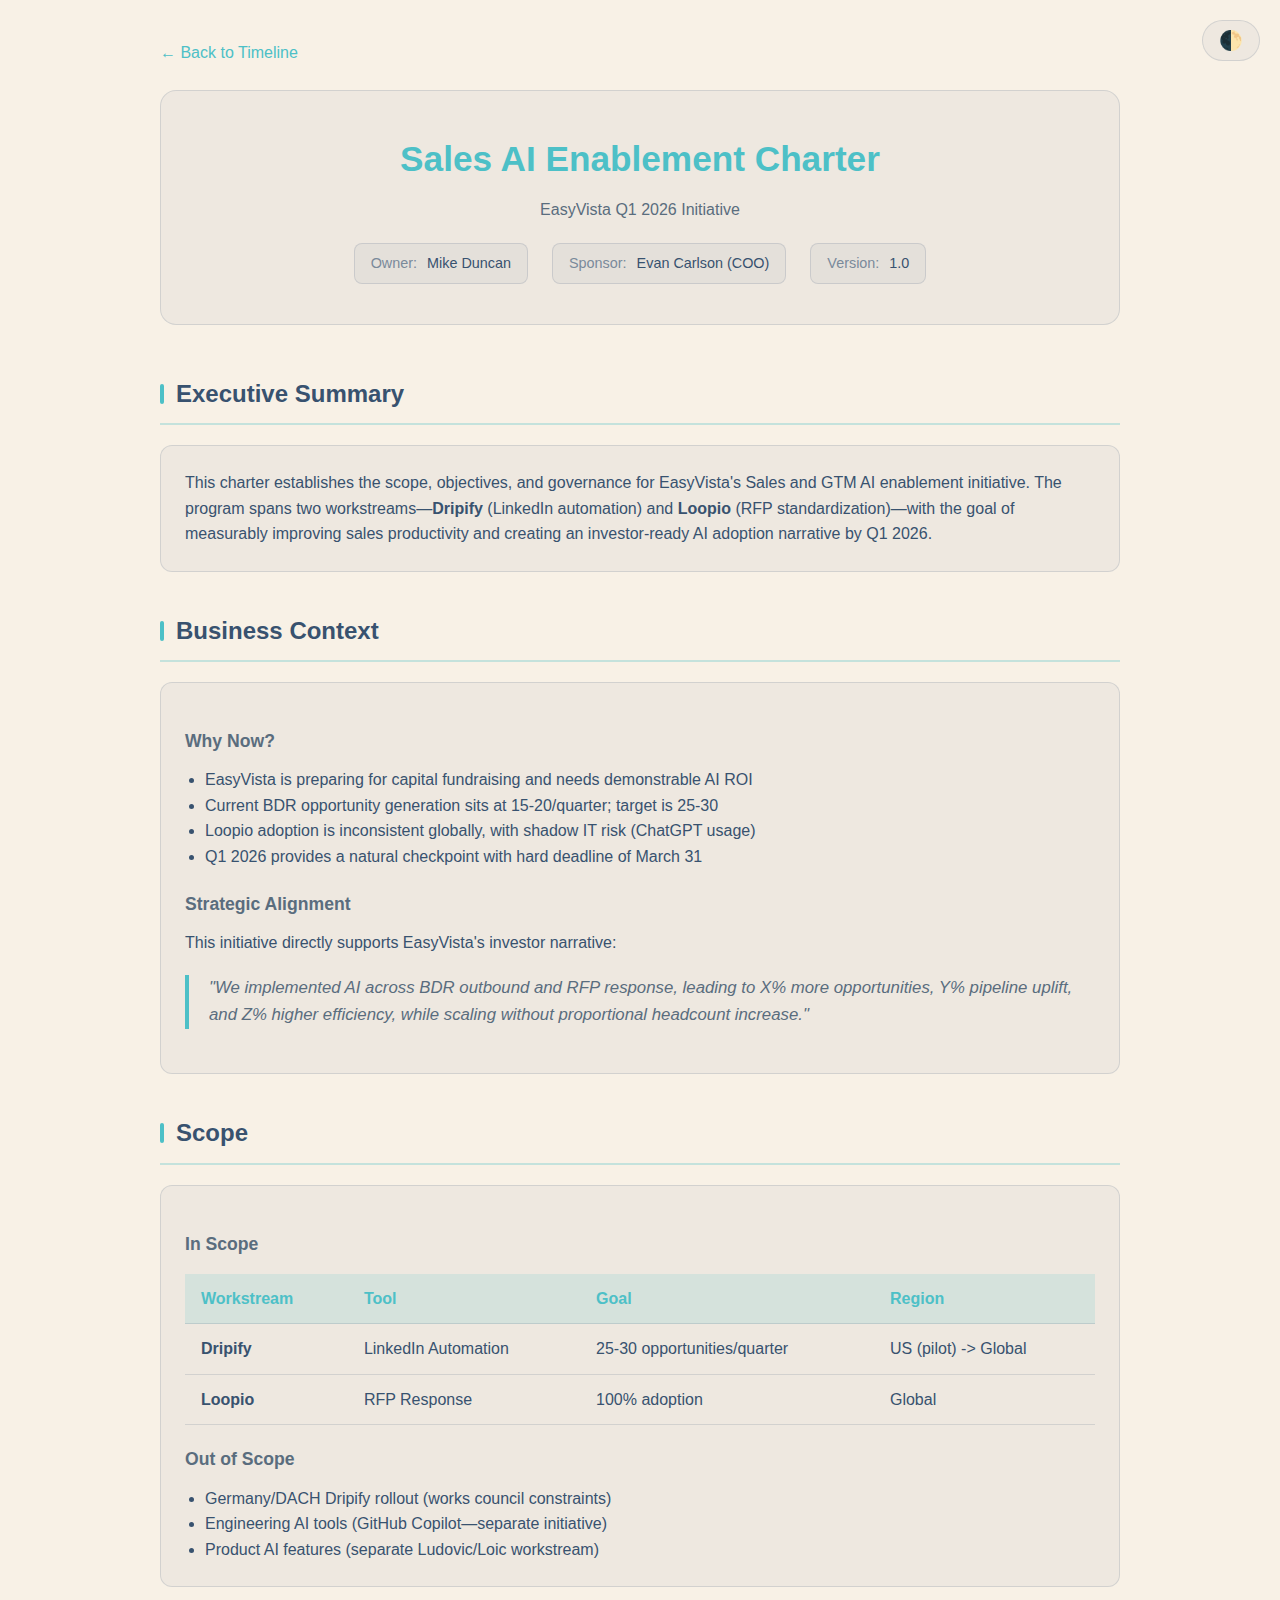
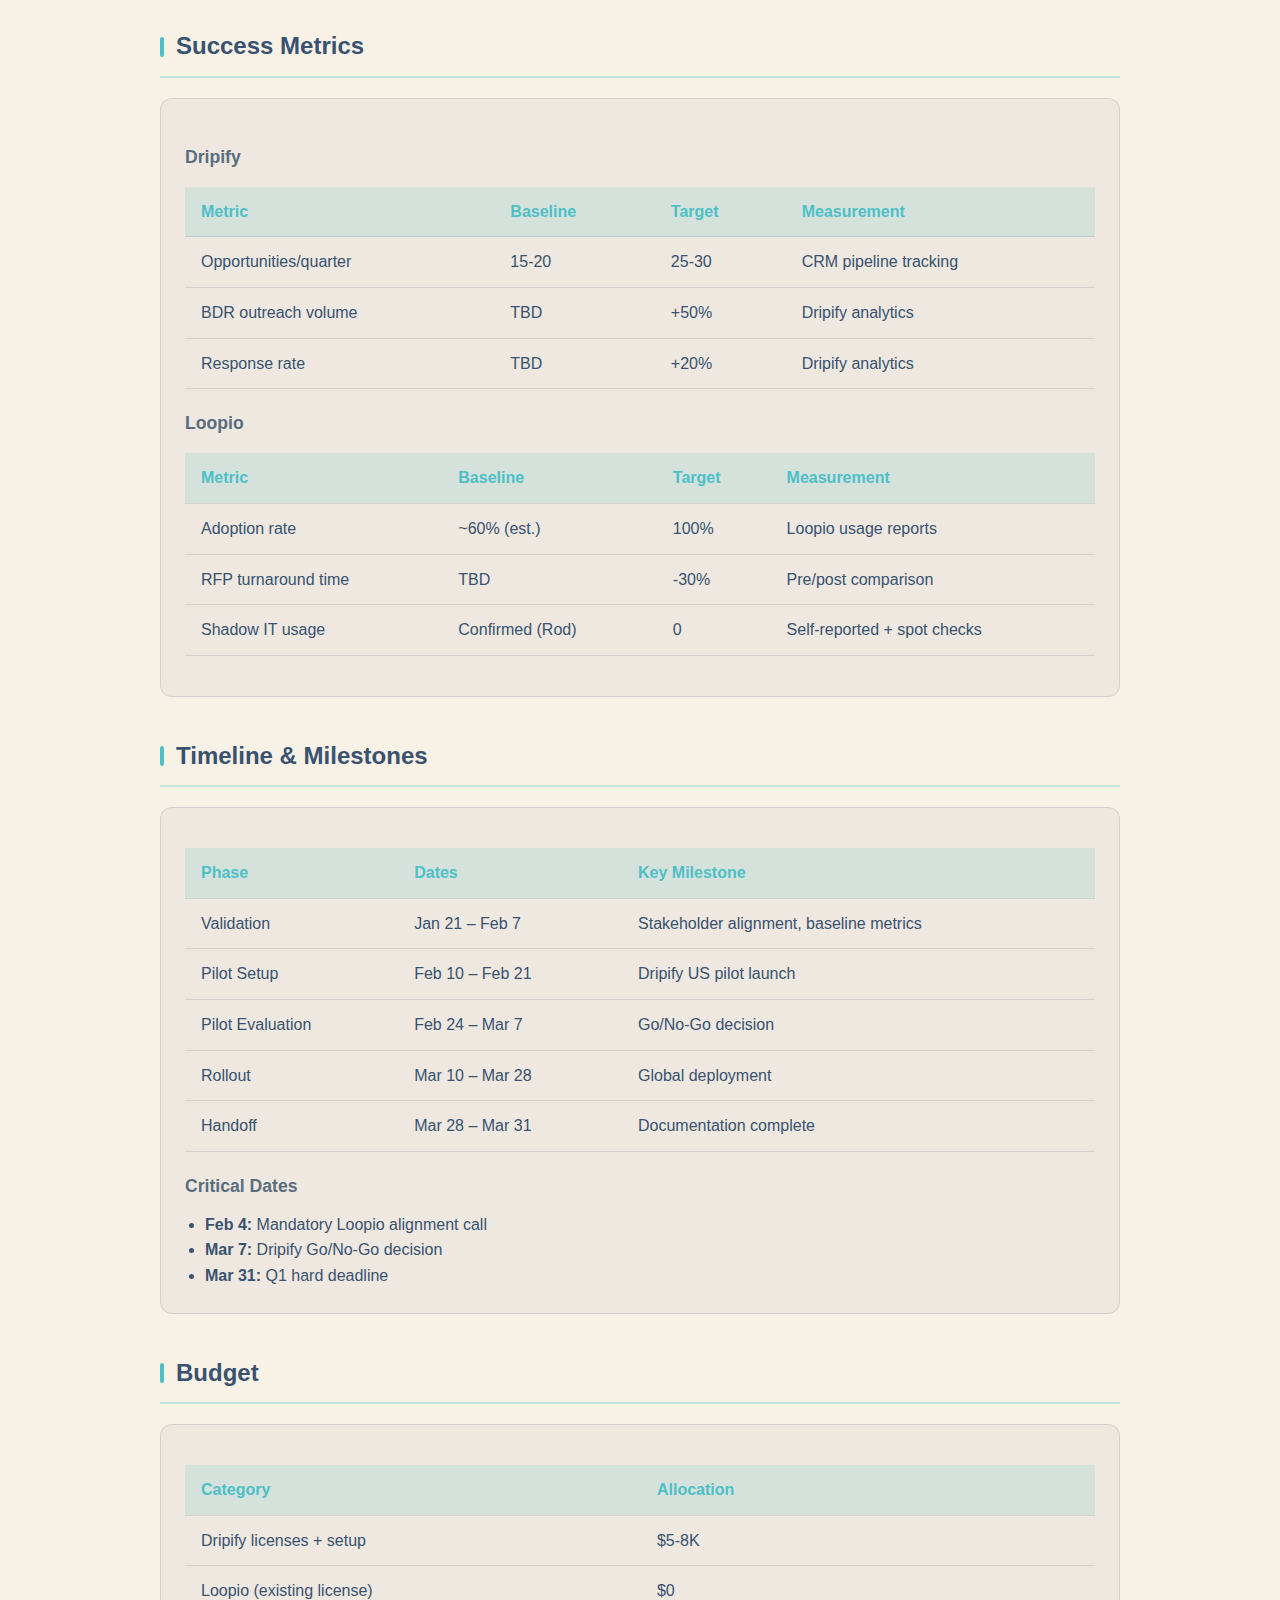
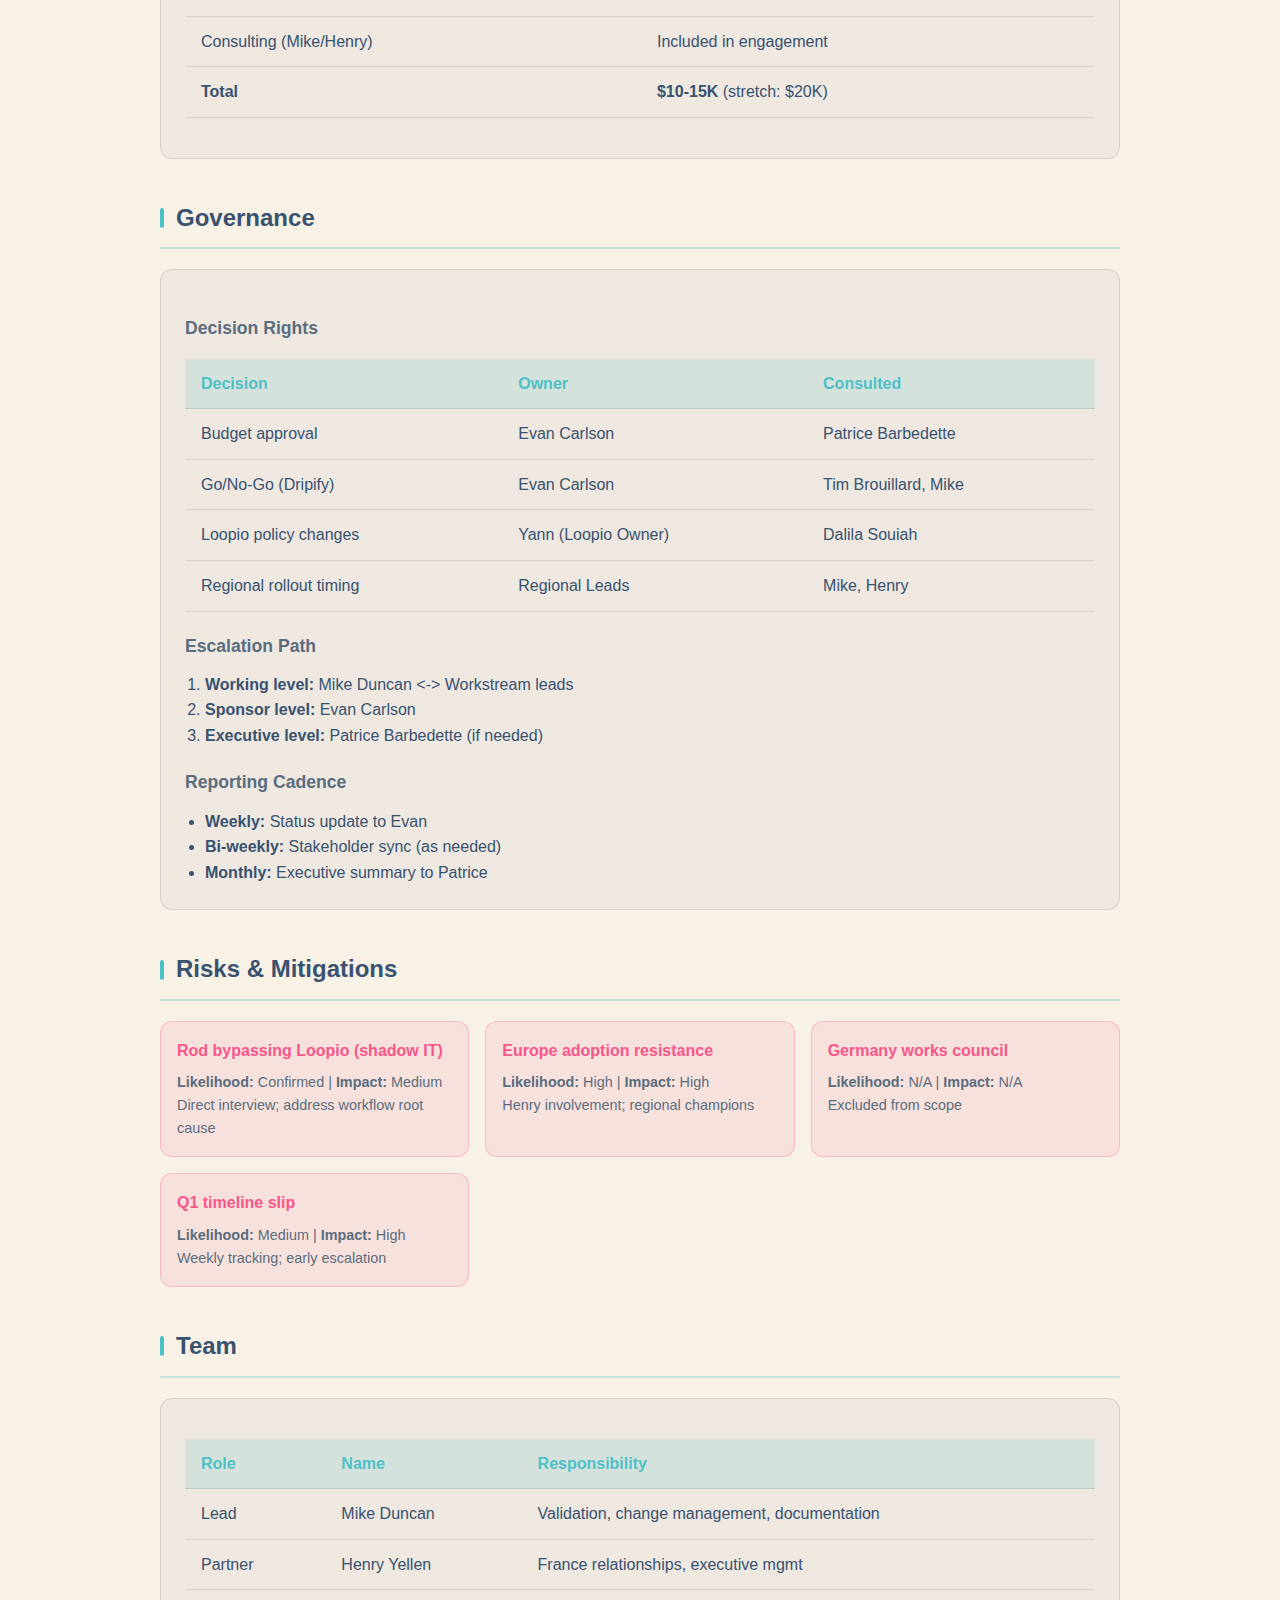
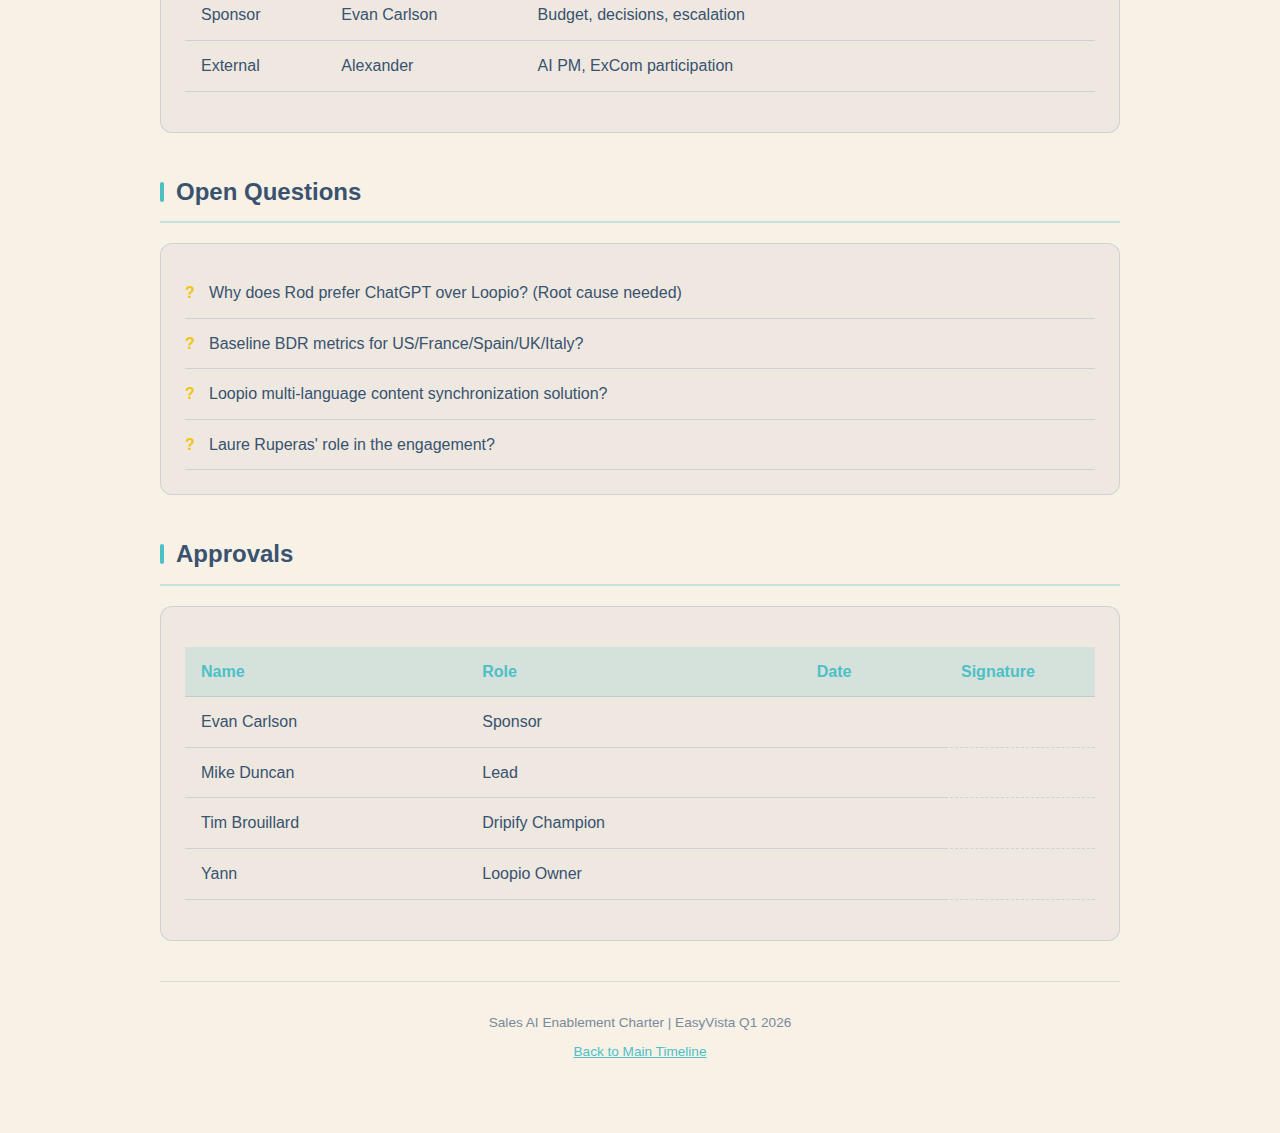
<file: AI-Sales/charter.html>
<!DOCTYPE html>
<html lang="en">
<head>
    <meta charset="UTF-8">
    <meta name="viewport" content="width=device-width, initial-scale=1.0">
    <title>Sales AI Enablement Charter | EasyVista</title>
    <style>
        :root {
            --ev-teal: #4dc0c7;
            --ev-pink: #f8568b;
            --ev-navy: #38526f;
            --ev-cream: #f8f1e6;
            --bg-primary: linear-gradient(135deg, #1a1a2e 0%, #16213e 100%);
            --bg-card: rgba(255,255,255,0.05);
            --border-color: rgba(255,255,255,0.1);
            --text-primary: #e8e8e8;
            --text-secondary: #a0a0a0;
            --text-muted: #888;
            --accent-primary: var(--ev-teal);
            --table-header-bg: rgba(77, 192, 199, 0.2);
        }

        [data-theme="light"] {
            --bg-primary: var(--ev-cream);
            --bg-card: rgba(56, 82, 111, 0.05);
            --border-color: rgba(56, 82, 111, 0.15);
            --text-primary: var(--ev-navy);
            --text-secondary: #5a6d7e;
            --text-muted: #7a8a9a;
            --table-header-bg: rgba(77, 192, 199, 0.15);
        }

        * { margin: 0; padding: 0; box-sizing: border-box; }

        body {
            font-family: -apple-system, BlinkMacSystemFont, 'Segoe UI', Roboto, sans-serif;
            background: var(--bg-primary);
            color: var(--text-primary);
            line-height: 1.6;
            min-height: 100vh;
        }

        [data-theme="light"] body { background: var(--ev-cream); }

        .container { max-width: 1000px; margin: 0 auto; padding: 40px 20px; }

        .theme-toggle {
            position: fixed;
            top: 20px;
            right: 20px;
            background: var(--bg-card);
            border: 1px solid var(--border-color);
            border-radius: 30px;
            padding: 8px 16px;
            cursor: pointer;
            font-size: 1.2rem;
            z-index: 1000;
        }

        .back-link {
            display: inline-flex;
            align-items: center;
            gap: 8px;
            color: var(--ev-teal);
            text-decoration: none;
            margin-bottom: 24px;
            font-weight: 500;
        }

        .back-link:hover { text-decoration: underline; }

        header {
            text-align: center;
            margin-bottom: 50px;
            padding: 40px;
            background: var(--bg-card);
            border-radius: 16px;
            border: 1px solid var(--border-color);
        }

        h1 {
            font-size: 2.2rem;
            font-weight: 700;
            margin-bottom: 10px;
            color: var(--ev-teal);
        }

        .subtitle { font-size: 1rem; color: var(--text-secondary); }

        .meta-row {
            display: flex;
            justify-content: center;
            gap: 24px;
            margin-top: 20px;
            flex-wrap: wrap;
        }

        .meta-item {
            background: var(--bg-card);
            padding: 8px 16px;
            border-radius: 8px;
            font-size: 0.9rem;
            border: 1px solid var(--border-color);
        }

        .meta-label { color: var(--text-muted); margin-right: 6px; }

        section { margin-bottom: 40px; }

        h2 {
            font-size: 1.5rem;
            margin-bottom: 20px;
            padding-bottom: 10px;
            border-bottom: 2px solid rgba(77, 192, 199, 0.3);
            display: flex;
            align-items: center;
            gap: 12px;
        }

        h2::before {
            content: '';
            display: inline-block;
            width: 4px;
            height: 20px;
            background: var(--ev-teal);
            border-radius: 2px;
        }

        h3 { font-size: 1.1rem; margin: 20px 0 12px; color: var(--text-secondary); }

        .card {
            background: var(--bg-card);
            border-radius: 12px;
            padding: 24px;
            margin-bottom: 20px;
            border: 1px solid var(--border-color);
        }

        table { width: 100%; border-collapse: collapse; margin: 16px 0; }
        th, td { padding: 12px 16px; text-align: left; border-bottom: 1px solid var(--border-color); }
        th { background: var(--table-header-bg); font-weight: 600; color: var(--ev-teal); }
        tr:hover { background: rgba(77, 192, 199, 0.05); }

        .status-badge {
            display: inline-block;
            padding: 4px 12px;
            border-radius: 20px;
            font-size: 0.85rem;
            font-weight: 500;
        }

        .status-active { background: rgba(77, 192, 199, 0.2); color: var(--ev-teal); }
        .status-risk { background: rgba(248, 86, 139, 0.2); color: var(--ev-pink); }

        blockquote {
            border-left: 4px solid var(--ev-teal);
            padding-left: 20px;
            font-style: italic;
            color: var(--text-secondary);
            margin: 20px 0;
            font-size: 1.05rem;
        }

        .grid-2 { display: grid; grid-template-columns: repeat(auto-fit, minmax(280px, 1fr)); gap: 16px; }

        .risk-card {
            background: rgba(248, 86, 139, 0.1);
            border: 1px solid rgba(248, 86, 139, 0.3);
            border-radius: 12px;
            padding: 16px;
        }

        .risk-title { font-weight: 600; color: var(--ev-pink); margin-bottom: 8px; }
        .risk-detail { font-size: 0.9rem; color: var(--text-secondary); }

        .question-list { list-style: none; }
        .question-list li {
            padding: 12px 0;
            border-bottom: 1px solid var(--border-color);
            padding-left: 24px;
            position: relative;
        }
        .question-list li::before {
            content: '?';
            position: absolute;
            left: 0;
            color: #f1c40f;
            font-weight: bold;
        }

        .approval-table td:last-child { border-bottom: 1px dashed var(--border-color); width: 150px; }

        footer {
            text-align: center;
            padding: 30px 20px;
            color: var(--text-muted);
            font-size: 0.85rem;
            border-top: 1px solid var(--border-color);
            margin-top: 40px;
        }

        @media (max-width: 768px) {
            .container { padding: 16px 12px; }
            header { padding: 24px 16px; }
            h1 { font-size: 1.5rem; }
            .meta-row { flex-direction: column; gap: 8px; }
            h2 { font-size: 1.2rem; }
            .card { padding: 16px; }
            table { font-size: 0.85rem; }
            th, td { padding: 8px 10px; }
        }

        @media print {
            body { background: white !important; color: black !important; }
            .theme-toggle, .back-link { display: none !important; }
            .card { border: 1px solid #ddd; background: white !important; }
        }
    </style>
</head>
<body>
    <button class="theme-toggle" onclick="toggleTheme()">&#127763;</button>

    <div class="container">
        <a href="../index.html" class="back-link">&#8592; Back to Timeline</a>

        <header>
            <h1>Sales AI Enablement Charter</h1>
            <p class="subtitle">EasyVista Q1 2026 Initiative</p>
            <div class="meta-row">
                <div class="meta-item"><span class="meta-label">Owner:</span> Mike Duncan</div>
                <div class="meta-item"><span class="meta-label">Sponsor:</span> Evan Carlson (COO)</div>
                <div class="meta-item"><span class="meta-label">Version:</span> 1.0</div>
            </div>
        </header>

        <section>
            <h2>Executive Summary</h2>
            <div class="card">
                <p>This charter establishes the scope, objectives, and governance for EasyVista's Sales and GTM AI enablement initiative. The program spans two workstreams—<strong>Dripify</strong> (LinkedIn automation) and <strong>Loopio</strong> (RFP standardization)—with the goal of measurably improving sales productivity and creating an investor-ready AI adoption narrative by Q1 2026.</p>
            </div>
        </section>

        <section>
            <h2>Business Context</h2>
            <div class="card">
                <h3>Why Now?</h3>
                <ul style="margin-left: 20px; margin-bottom: 16px;">
                    <li>EasyVista is preparing for capital fundraising and needs demonstrable AI ROI</li>
                    <li>Current BDR opportunity generation sits at 15-20/quarter; target is 25-30</li>
                    <li>Loopio adoption is inconsistent globally, with shadow IT risk (ChatGPT usage)</li>
                    <li>Q1 2026 provides a natural checkpoint with hard deadline of March 31</li>
                </ul>

                <h3>Strategic Alignment</h3>
                <p>This initiative directly supports EasyVista's investor narrative:</p>
                <blockquote>
                    "We implemented AI across BDR outbound and RFP response, leading to X% more opportunities, Y% pipeline uplift, and Z% higher efficiency, while scaling without proportional headcount increase."
                </blockquote>
            </div>
        </section>

        <section>
            <h2>Scope</h2>
            <div class="card">
                <h3>In Scope</h3>
                <table>
                    <tr><th>Workstream</th><th>Tool</th><th>Goal</th><th>Region</th></tr>
                    <tr><td><strong>Dripify</strong></td><td>LinkedIn Automation</td><td>25-30 opportunities/quarter</td><td>US (pilot) -> Global</td></tr>
                    <tr><td><strong>Loopio</strong></td><td>RFP Response</td><td>100% adoption</td><td>Global</td></tr>
                </table>

                <h3>Out of Scope</h3>
                <ul style="margin-left: 20px;">
                    <li>Germany/DACH Dripify rollout (works council constraints)</li>
                    <li>Engineering AI tools (GitHub Copilot—separate initiative)</li>
                    <li>Product AI features (separate Ludovic/Loic workstream)</li>
                </ul>
            </div>
        </section>

        <section>
            <h2>Success Metrics</h2>
            <div class="card">
                <h3>Dripify</h3>
                <table>
                    <tr><th>Metric</th><th>Baseline</th><th>Target</th><th>Measurement</th></tr>
                    <tr><td>Opportunities/quarter</td><td>15-20</td><td>25-30</td><td>CRM pipeline tracking</td></tr>
                    <tr><td>BDR outreach volume</td><td>TBD</td><td>+50%</td><td>Dripify analytics</td></tr>
                    <tr><td>Response rate</td><td>TBD</td><td>+20%</td><td>Dripify analytics</td></tr>
                </table>

                <h3>Loopio</h3>
                <table>
                    <tr><th>Metric</th><th>Baseline</th><th>Target</th><th>Measurement</th></tr>
                    <tr><td>Adoption rate</td><td>~60% (est.)</td><td>100%</td><td>Loopio usage reports</td></tr>
                    <tr><td>RFP turnaround time</td><td>TBD</td><td>-30%</td><td>Pre/post comparison</td></tr>
                    <tr><td>Shadow IT usage</td><td>Confirmed (Rod)</td><td>0</td><td>Self-reported + spot checks</td></tr>
                </table>
            </div>
        </section>

        <section>
            <h2>Timeline & Milestones</h2>
            <div class="card">
                <table>
                    <tr><th>Phase</th><th>Dates</th><th>Key Milestone</th></tr>
                    <tr><td>Validation</td><td>Jan 21 – Feb 7</td><td>Stakeholder alignment, baseline metrics</td></tr>
                    <tr><td>Pilot Setup</td><td>Feb 10 – Feb 21</td><td>Dripify US pilot launch</td></tr>
                    <tr><td>Pilot Evaluation</td><td>Feb 24 – Mar 7</td><td>Go/No-Go decision</td></tr>
                    <tr><td>Rollout</td><td>Mar 10 – Mar 28</td><td>Global deployment</td></tr>
                    <tr><td>Handoff</td><td>Mar 28 – Mar 31</td><td>Documentation complete</td></tr>
                </table>

                <h3>Critical Dates</h3>
                <ul style="margin-left: 20px;">
                    <li><strong>Feb 4:</strong> Mandatory Loopio alignment call</li>
                    <li><strong>Mar 7:</strong> Dripify Go/No-Go decision</li>
                    <li><strong>Mar 31:</strong> Q1 hard deadline</li>
                </ul>
            </div>
        </section>

        <section>
            <h2>Budget</h2>
            <div class="card">
                <table>
                    <tr><th>Category</th><th>Allocation</th></tr>
                    <tr><td>Dripify licenses + setup</td><td>$5-8K</td></tr>
                    <tr><td>Loopio (existing license)</td><td>$0</td></tr>
                    <tr><td>Consulting (Mike/Henry)</td><td>Included in engagement</td></tr>
                    <tr><td><strong>Total</strong></td><td><strong>$10-15K</strong> (stretch: $20K)</td></tr>
                </table>
            </div>
        </section>

        <section>
            <h2>Governance</h2>
            <div class="card">
                <h3>Decision Rights</h3>
                <table>
                    <tr><th>Decision</th><th>Owner</th><th>Consulted</th></tr>
                    <tr><td>Budget approval</td><td>Evan Carlson</td><td>Patrice Barbedette</td></tr>
                    <tr><td>Go/No-Go (Dripify)</td><td>Evan Carlson</td><td>Tim Brouillard, Mike</td></tr>
                    <tr><td>Loopio policy changes</td><td>Yann (Loopio Owner)</td><td>Dalila Souiah</td></tr>
                    <tr><td>Regional rollout timing</td><td>Regional Leads</td><td>Mike, Henry</td></tr>
                </table>

                <h3>Escalation Path</h3>
                <ol style="margin-left: 20px;">
                    <li><strong>Working level:</strong> Mike Duncan <-> Workstream leads</li>
                    <li><strong>Sponsor level:</strong> Evan Carlson</li>
                    <li><strong>Executive level:</strong> Patrice Barbedette (if needed)</li>
                </ol>

                <h3>Reporting Cadence</h3>
                <ul style="margin-left: 20px;">
                    <li><strong>Weekly:</strong> Status update to Evan</li>
                    <li><strong>Bi-weekly:</strong> Stakeholder sync (as needed)</li>
                    <li><strong>Monthly:</strong> Executive summary to Patrice</li>
                </ul>
            </div>
        </section>

        <section>
            <h2>Risks & Mitigations</h2>
            <div class="grid-2">
                <div class="risk-card">
                    <div class="risk-title">Rod bypassing Loopio (shadow IT)</div>
                    <div class="risk-detail"><strong>Likelihood:</strong> Confirmed | <strong>Impact:</strong> Medium<br>Direct interview; address workflow root cause</div>
                </div>
                <div class="risk-card">
                    <div class="risk-title">Europe adoption resistance</div>
                    <div class="risk-detail"><strong>Likelihood:</strong> High | <strong>Impact:</strong> High<br>Henry involvement; regional champions</div>
                </div>
                <div class="risk-card">
                    <div class="risk-title">Germany works council</div>
                    <div class="risk-detail"><strong>Likelihood:</strong> N/A | <strong>Impact:</strong> N/A<br>Excluded from scope</div>
                </div>
                <div class="risk-card">
                    <div class="risk-title">Q1 timeline slip</div>
                    <div class="risk-detail"><strong>Likelihood:</strong> Medium | <strong>Impact:</strong> High<br>Weekly tracking; early escalation</div>
                </div>
            </div>
        </section>

        <section>
            <h2>Team</h2>
            <div class="card">
                <table>
                    <tr><th>Role</th><th>Name</th><th>Responsibility</th></tr>
                    <tr><td>Lead</td><td>Mike Duncan</td><td>Validation, change management, documentation</td></tr>
                    <tr><td>Partner</td><td>Henry Yellen</td><td>France relationships, executive mgmt</td></tr>
                    <tr><td>Sponsor</td><td>Evan Carlson</td><td>Budget, decisions, escalation</td></tr>
                    <tr><td>External</td><td>Alexander</td><td>AI PM, ExCom participation</td></tr>
                </table>
            </div>
        </section>

        <section>
            <h2>Open Questions</h2>
            <div class="card">
                <ul class="question-list">
                    <li>Why does Rod prefer ChatGPT over Loopio? (Root cause needed)</li>
                    <li>Baseline BDR metrics for US/France/Spain/UK/Italy?</li>
                    <li>Loopio multi-language content synchronization solution?</li>
                    <li>Laure Ruperas' role in the engagement?</li>
                </ul>
            </div>
        </section>

        <section>
            <h2>Approvals</h2>
            <div class="card">
                <table class="approval-table">
                    <tr><th>Name</th><th>Role</th><th>Date</th><th>Signature</th></tr>
                    <tr><td>Evan Carlson</td><td>Sponsor</td><td></td><td></td></tr>
                    <tr><td>Mike Duncan</td><td>Lead</td><td></td><td></td></tr>
                    <tr><td>Tim Brouillard</td><td>Dripify Champion</td><td></td><td></td></tr>
                    <tr><td>Yann</td><td>Loopio Owner</td><td></td><td></td></tr>
                </table>
            </div>
        </section>

        <footer>
            <p>Sales AI Enablement Charter | EasyVista Q1 2026</p>
            <p style="margin-top: 8px;"><a href="../index.html" style="color: var(--ev-teal);">Back to Main Timeline</a></p>
        </footer>
    </div>

    <script>
        function getPreferredTheme() {
            const saved = localStorage.getItem('theme');
            if (saved) return saved;
            return window.matchMedia('(prefers-color-scheme: light)').matches ? 'light' : 'dark';
        }

        function setTheme(theme) {
            document.documentElement.setAttribute('data-theme', theme);
            localStorage.setItem('theme', theme);
        }

        function toggleTheme() {
            const current = document.documentElement.getAttribute('data-theme') || 'dark';
            setTheme(current === 'dark' ? 'light' : 'dark');
        }

        setTheme(getPreferredTheme());
    </script>
</body>
</html>
</file>
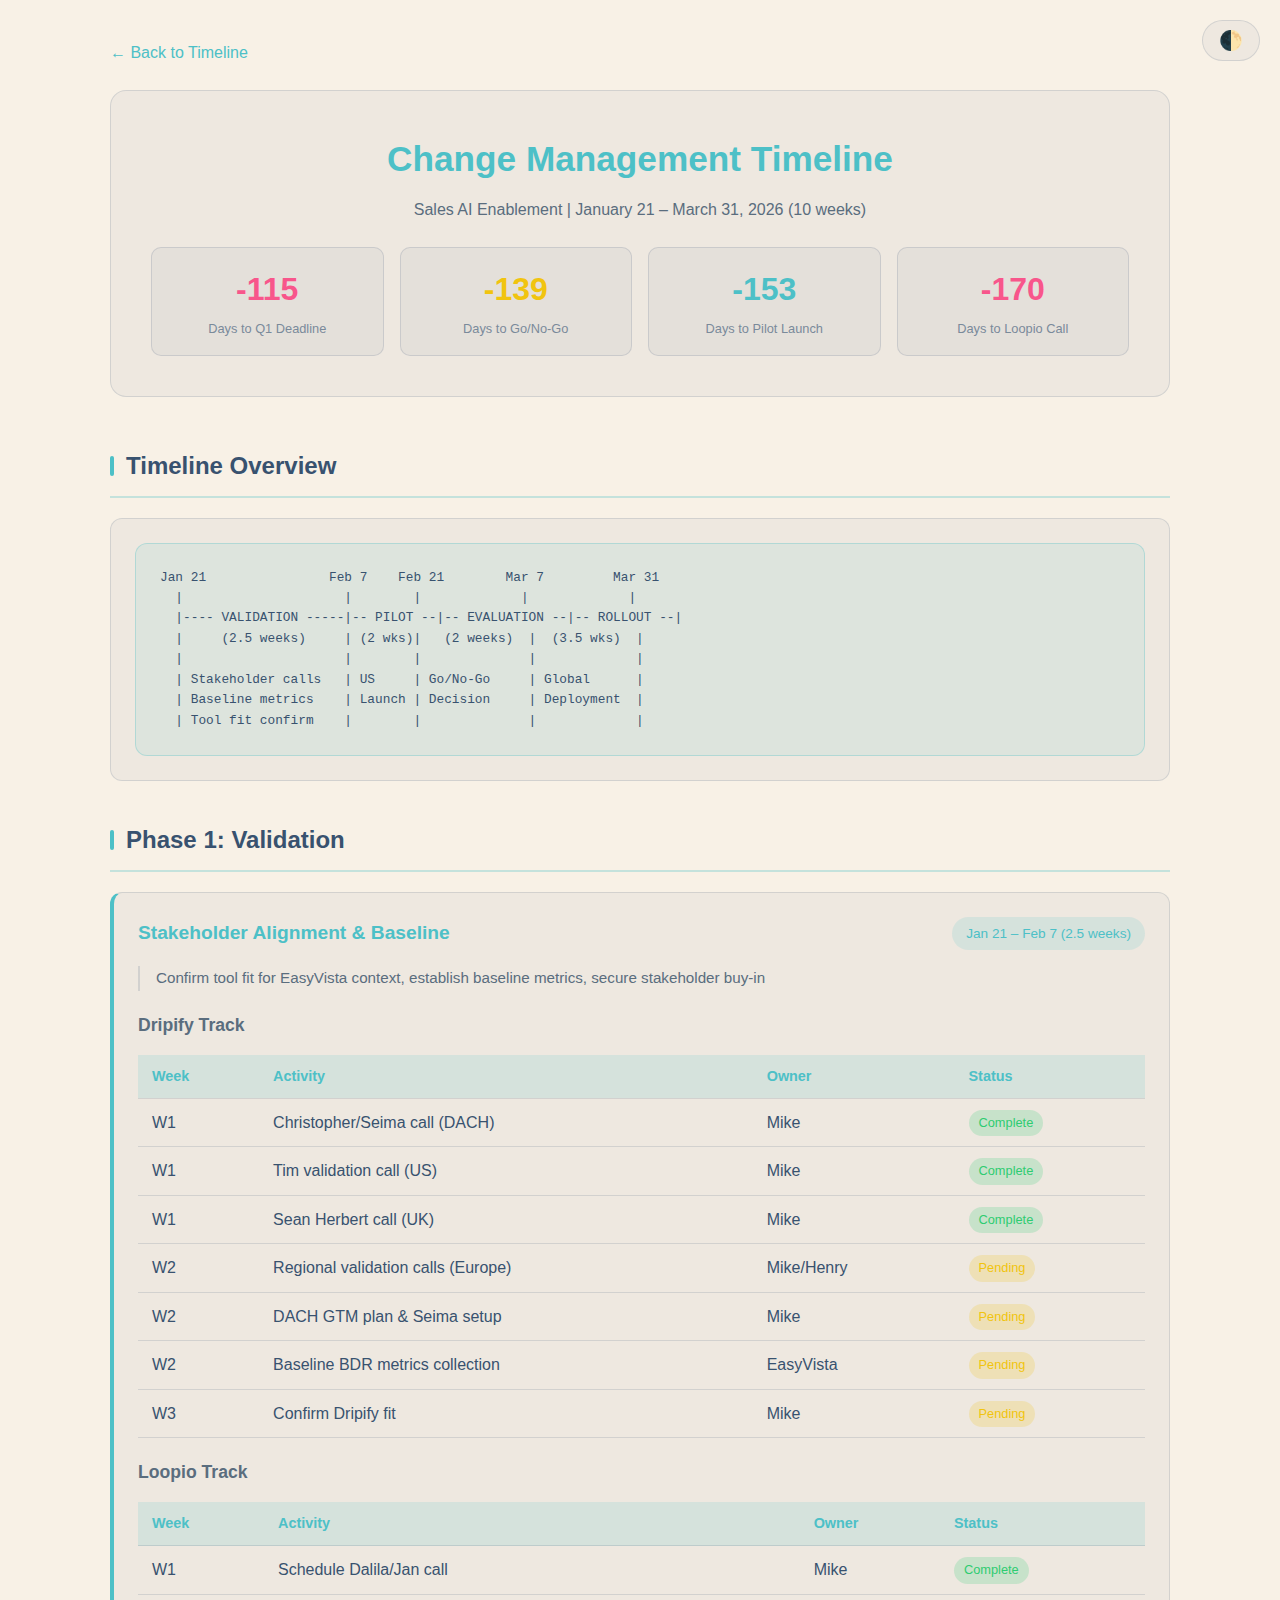
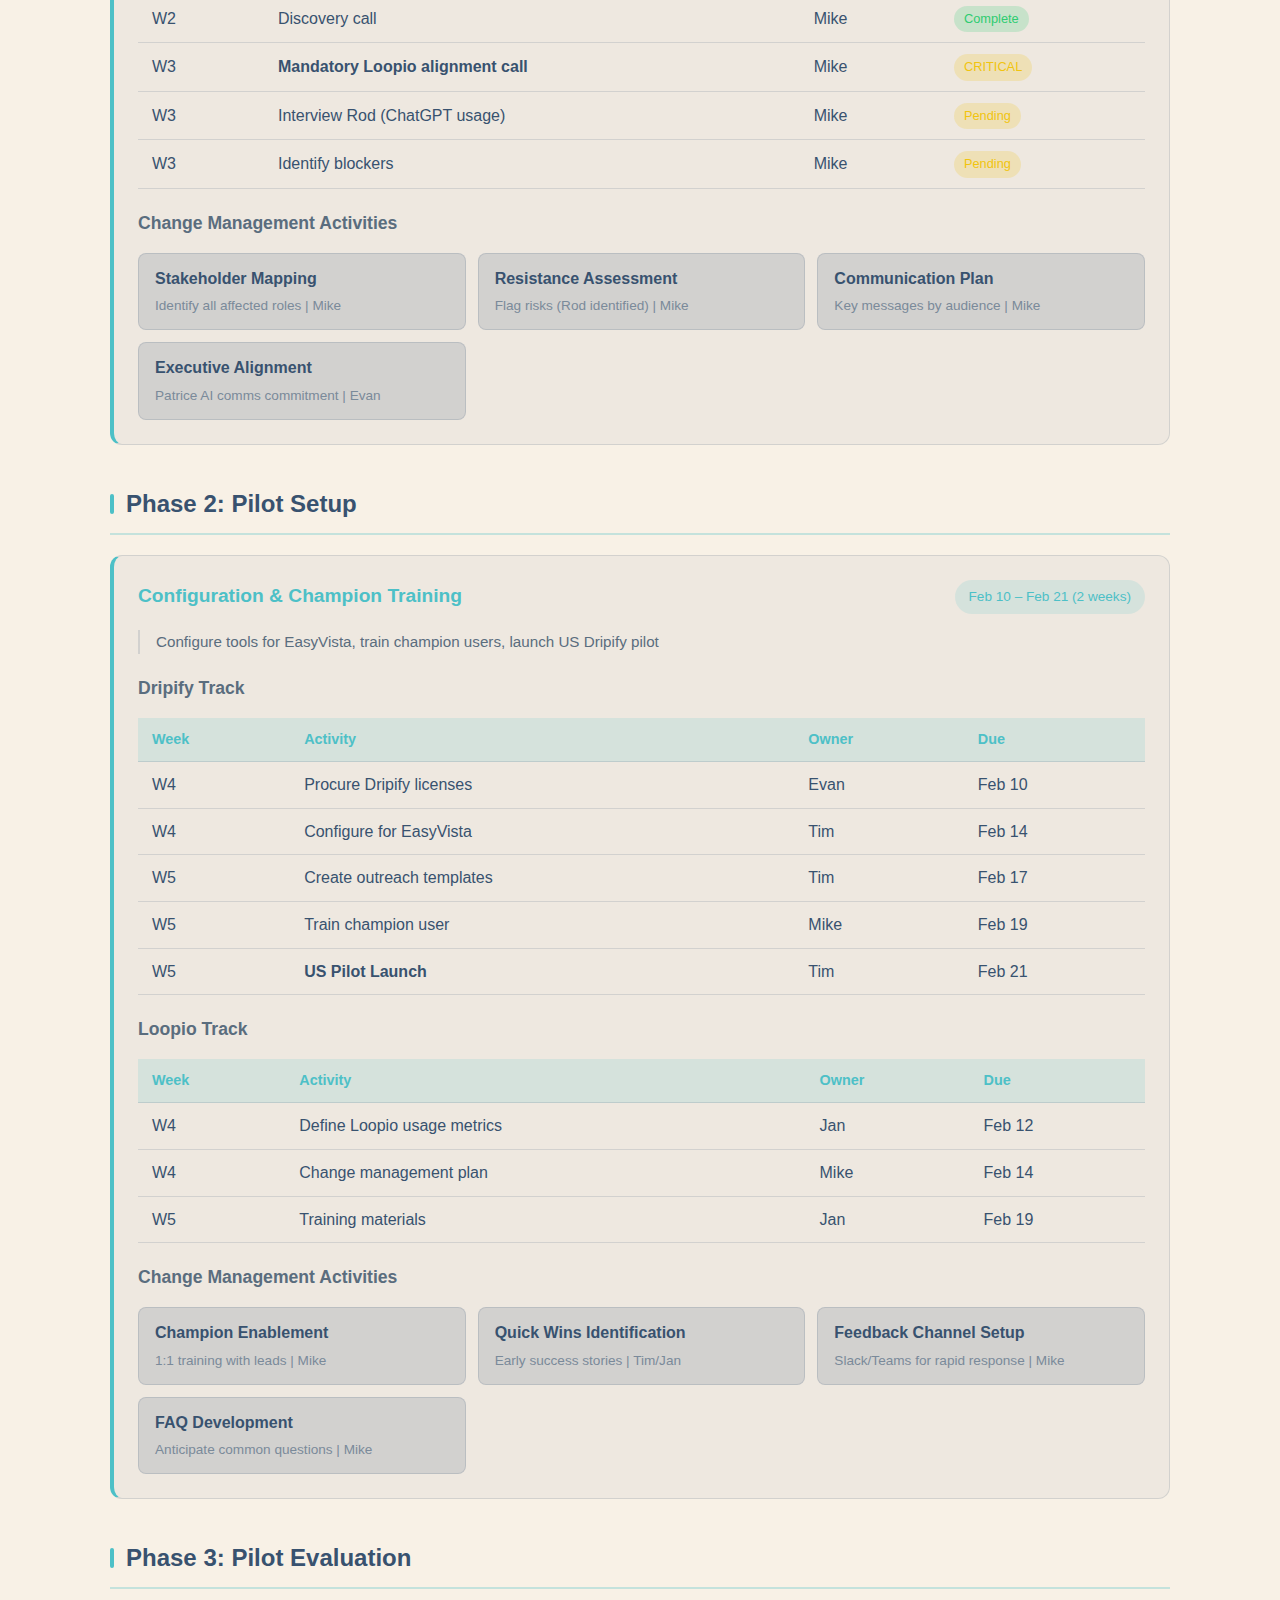
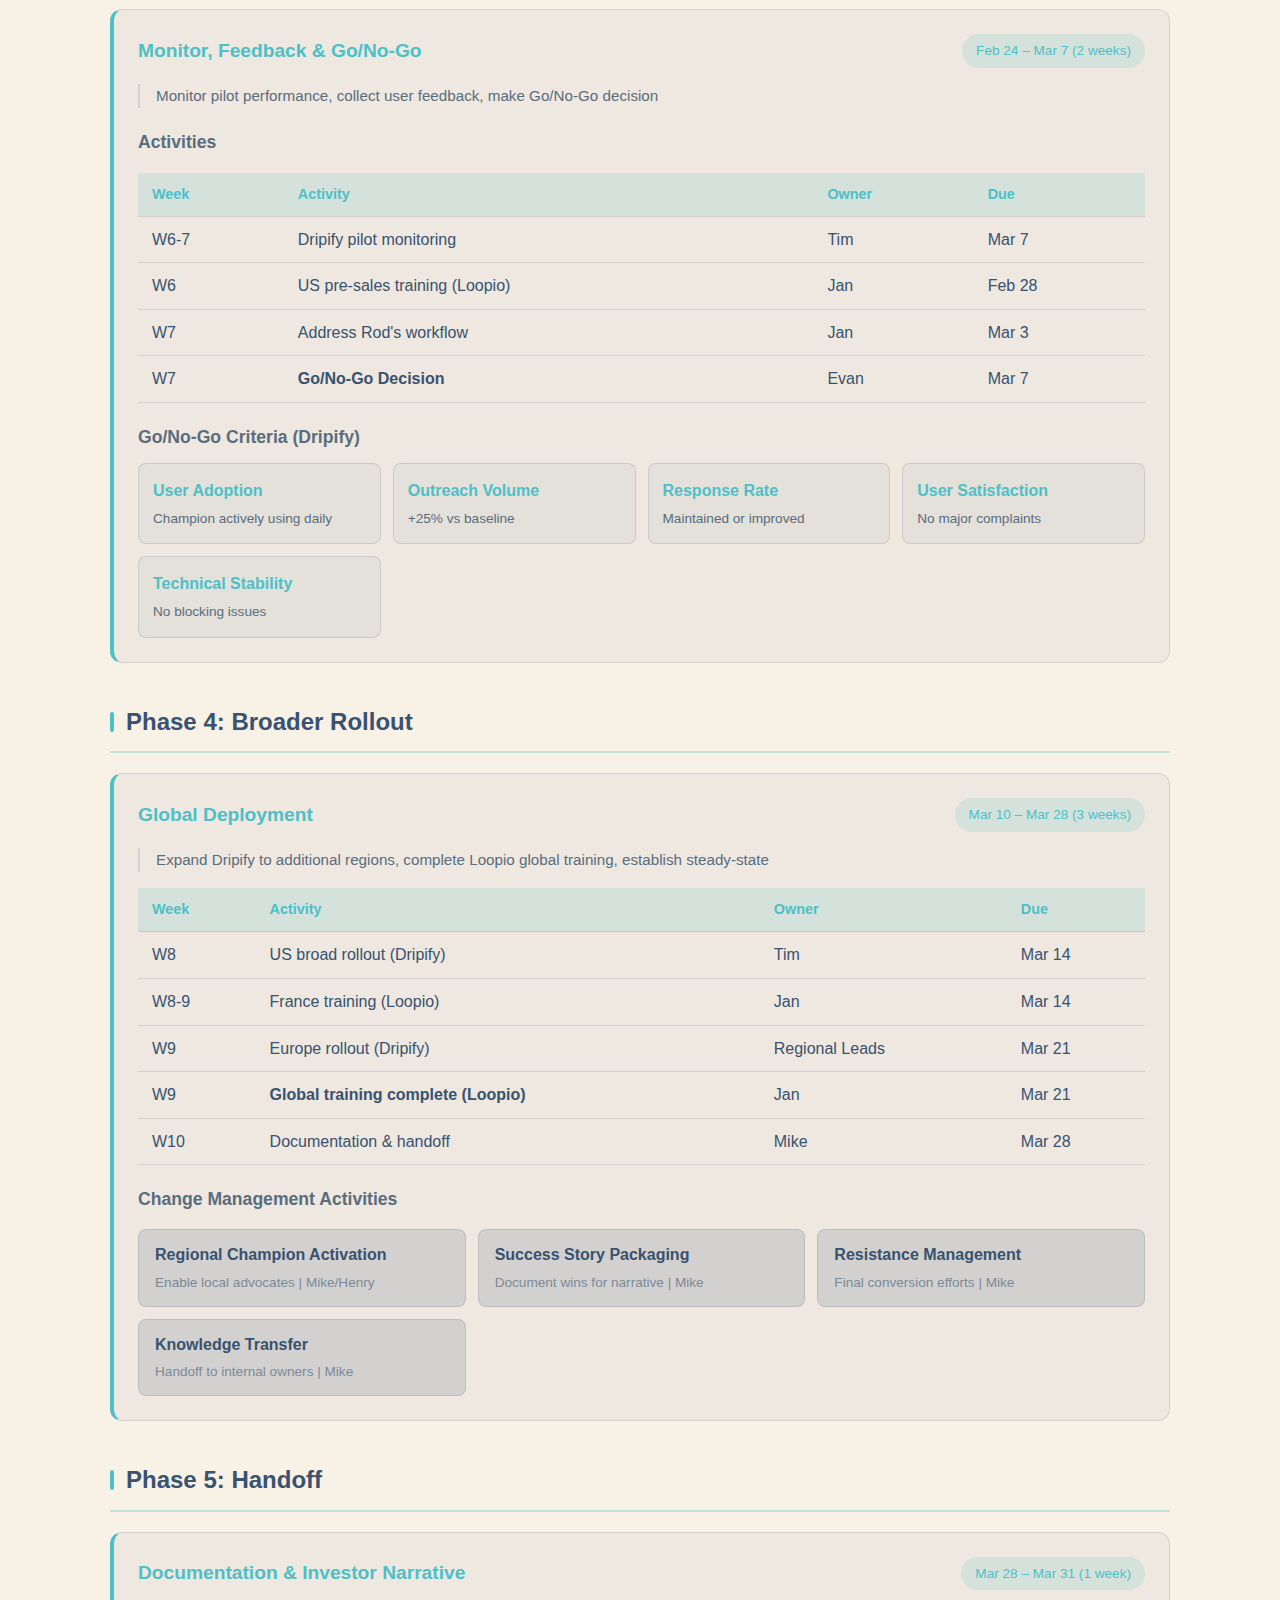
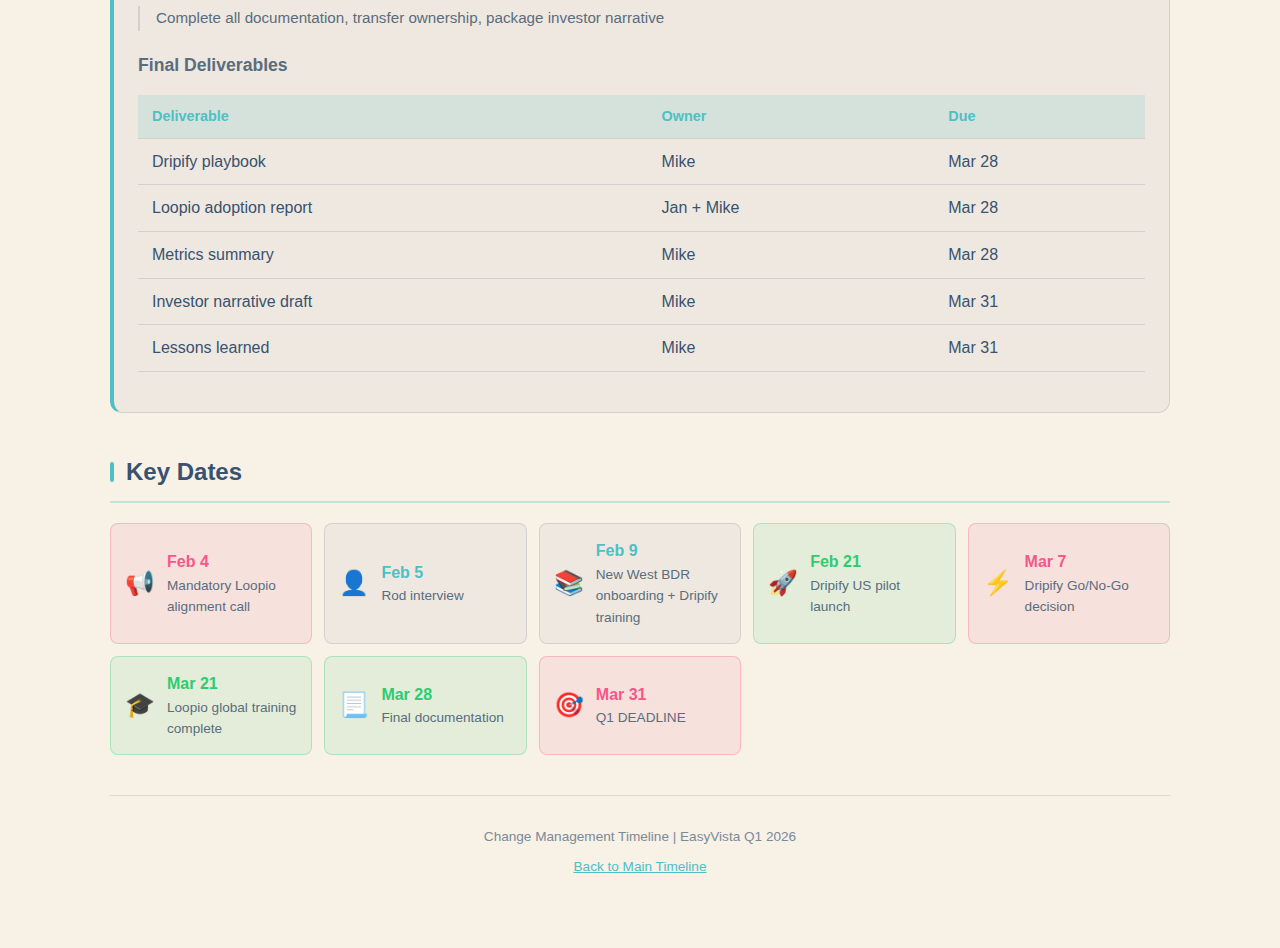
<file: AI-Sales/timeline.html>
<!DOCTYPE html>
<html lang="en">
<head>
    <meta charset="UTF-8">
    <meta name="viewport" content="width=device-width, initial-scale=1.0">
    <title>Change Management Timeline | EasyVista</title>
    <style>
        :root {
            --ev-teal: #4dc0c7;
            --ev-pink: #f8568b;
            --ev-navy: #38526f;
            --ev-cream: #f8f1e6;
            --ev-green: #2ecc71;
            --ev-yellow: #f1c40f;
            --bg-primary: linear-gradient(135deg, #1a1a2e 0%, #16213e 100%);
            --bg-card: rgba(255,255,255,0.05);
            --border-color: rgba(255,255,255,0.1);
            --text-primary: #e8e8e8;
            --text-secondary: #a0a0a0;
            --text-muted: #888;
            --table-header-bg: rgba(77, 192, 199, 0.2);
        }

        [data-theme="light"] {
            --bg-primary: var(--ev-cream);
            --bg-card: rgba(56, 82, 111, 0.05);
            --border-color: rgba(56, 82, 111, 0.15);
            --text-primary: var(--ev-navy);
            --text-secondary: #5a6d7e;
            --text-muted: #7a8a9a;
            --table-header-bg: rgba(77, 192, 199, 0.15);
        }

        * { margin: 0; padding: 0; box-sizing: border-box; }

        body {
            font-family: -apple-system, BlinkMacSystemFont, 'Segoe UI', Roboto, sans-serif;
            background: var(--bg-primary);
            color: var(--text-primary);
            line-height: 1.6;
            min-height: 100vh;
        }

        [data-theme="light"] body { background: var(--ev-cream); }

        .container { max-width: 1100px; margin: 0 auto; padding: 40px 20px; }

        .theme-toggle {
            position: fixed;
            top: 20px;
            right: 20px;
            background: var(--bg-card);
            border: 1px solid var(--border-color);
            border-radius: 30px;
            padding: 8px 16px;
            cursor: pointer;
            font-size: 1.2rem;
            z-index: 1000;
        }

        .back-link {
            display: inline-flex;
            align-items: center;
            gap: 8px;
            color: var(--ev-teal);
            text-decoration: none;
            margin-bottom: 24px;
            font-weight: 500;
        }

        .back-link:hover { text-decoration: underline; }

        header {
            text-align: center;
            margin-bottom: 50px;
            padding: 40px;
            background: var(--bg-card);
            border-radius: 16px;
            border: 1px solid var(--border-color);
        }

        h1 {
            font-size: 2.2rem;
            font-weight: 700;
            margin-bottom: 10px;
            color: var(--ev-teal);
        }

        .subtitle { font-size: 1rem; color: var(--text-secondary); margin-bottom: 20px; }

        .countdown-grid {
            display: grid;
            grid-template-columns: repeat(auto-fit, minmax(140px, 1fr));
            gap: 16px;
            margin-top: 24px;
        }

        .countdown-item {
            background: var(--bg-card);
            border: 1px solid var(--border-color);
            border-radius: 10px;
            padding: 16px;
            text-align: center;
        }

        .countdown-number {
            font-size: 2rem;
            font-weight: 700;
            color: var(--ev-teal);
        }

        .countdown-number.critical { color: var(--ev-pink); }
        .countdown-number.warning { color: var(--ev-yellow); }

        .countdown-label {
            font-size: 0.8rem;
            color: var(--text-muted);
            margin-top: 4px;
        }

        section { margin-bottom: 40px; }

        h2 {
            font-size: 1.5rem;
            margin-bottom: 20px;
            padding-bottom: 10px;
            border-bottom: 2px solid rgba(77, 192, 199, 0.3);
            display: flex;
            align-items: center;
            gap: 12px;
        }

        h2::before {
            content: '';
            display: inline-block;
            width: 4px;
            height: 20px;
            background: var(--ev-teal);
            border-radius: 2px;
        }

        h3 { font-size: 1.1rem; margin: 20px 0 12px; color: var(--text-secondary); }

        .card {
            background: var(--bg-card);
            border-radius: 12px;
            padding: 24px;
            margin-bottom: 20px;
            border: 1px solid var(--border-color);
        }

        .phase-card {
            border-left: 4px solid var(--ev-teal);
            margin-bottom: 24px;
        }

        .phase-header {
            display: flex;
            justify-content: space-between;
            align-items: center;
            flex-wrap: wrap;
            gap: 12px;
            margin-bottom: 16px;
        }

        .phase-title {
            font-size: 1.2rem;
            font-weight: 600;
            color: var(--ev-teal);
        }

        .phase-dates {
            background: rgba(77, 192, 199, 0.15);
            padding: 6px 14px;
            border-radius: 20px;
            font-size: 0.85rem;
            color: var(--ev-teal);
        }

        .phase-objective {
            color: var(--text-secondary);
            font-size: 0.95rem;
            margin-bottom: 16px;
            padding-left: 16px;
            border-left: 2px solid var(--border-color);
        }

        table { width: 100%; border-collapse: collapse; margin: 16px 0; }
        th, td { padding: 10px 14px; text-align: left; border-bottom: 1px solid var(--border-color); }
        th { background: var(--table-header-bg); font-weight: 600; color: var(--ev-teal); font-size: 0.9rem; }
        tr:hover { background: rgba(77, 192, 199, 0.05); }

        .status-badge {
            display: inline-block;
            padding: 3px 10px;
            border-radius: 20px;
            font-size: 0.8rem;
            font-weight: 500;
        }

        .status-complete { background: rgba(46, 204, 113, 0.2); color: #2ecc71; }
        .status-pending { background: rgba(241, 196, 15, 0.2); color: #f1c40f; }

        .timeline-visual {
            background: rgba(77, 192, 199, 0.1);
            border: 1px solid rgba(77, 192, 199, 0.3);
            border-radius: 12px;
            padding: 24px;
            font-family: monospace;
            font-size: 0.8rem;
            line-height: 1.6;
            overflow-x: auto;
            white-space: pre;
        }

        .cm-activities {
            display: grid;
            grid-template-columns: repeat(auto-fit, minmax(250px, 1fr));
            gap: 12px;
            margin-top: 16px;
        }

        .cm-activity {
            background: rgba(56, 82, 111, 0.15);
            border: 1px solid var(--border-color);
            border-radius: 8px;
            padding: 12px 16px;
        }

        .cm-activity-title {
            font-weight: 600;
            color: var(--text-primary);
            margin-bottom: 4px;
        }

        .cm-activity-desc {
            font-size: 0.85rem;
            color: var(--text-muted);
        }

        .criteria-grid {
            display: grid;
            grid-template-columns: repeat(auto-fit, minmax(200px, 1fr));
            gap: 12px;
        }

        .criteria-item {
            background: var(--bg-card);
            border: 1px solid var(--border-color);
            border-radius: 8px;
            padding: 14px;
        }

        .criteria-metric {
            font-weight: 600;
            color: var(--ev-teal);
            margin-bottom: 4px;
        }

        .criteria-threshold {
            font-size: 0.85rem;
            color: var(--text-secondary);
        }

        .key-dates {
            display: grid;
            grid-template-columns: repeat(auto-fit, minmax(200px, 1fr));
            gap: 12px;
        }

        .key-date {
            background: var(--bg-card);
            border: 1px solid var(--border-color);
            border-radius: 8px;
            padding: 14px;
            display: flex;
            align-items: center;
            gap: 12px;
        }

        .key-date.critical {
            background: rgba(248, 86, 139, 0.1);
            border-color: rgba(248, 86, 139, 0.3);
        }

        .key-date.milestone {
            background: rgba(46, 204, 113, 0.1);
            border-color: rgba(46, 204, 113, 0.3);
        }

        .key-date-icon {
            font-size: 1.5rem;
        }

        .key-date-info {
            flex: 1;
        }

        .key-date-date {
            font-weight: 600;
            color: var(--ev-teal);
        }

        .key-date.critical .key-date-date { color: var(--ev-pink); }
        .key-date.milestone .key-date-date { color: var(--ev-green); }

        .key-date-event {
            font-size: 0.85rem;
            color: var(--text-secondary);
        }

        footer {
            text-align: center;
            padding: 30px 20px;
            color: var(--text-muted);
            font-size: 0.85rem;
            border-top: 1px solid var(--border-color);
            margin-top: 40px;
        }

        @media (max-width: 768px) {
            .container { padding: 16px 12px; }
            header { padding: 24px 16px; }
            h1 { font-size: 1.5rem; }
            h2 { font-size: 1.2rem; }
            .card { padding: 16px; }
            table { font-size: 0.8rem; }
            th, td { padding: 8px 10px; }
            .timeline-visual { font-size: 0.7rem; padding: 16px; }
            .countdown-grid { grid-template-columns: repeat(2, 1fr); }
        }

        @media print {
            body { background: white !important; color: black !important; }
            .theme-toggle, .back-link { display: none !important; }
            .card, .phase-card { border: 1px solid #ddd; background: white !important; }
        }
    </style>
</head>
<body>
    <button class="theme-toggle" onclick="toggleTheme()">&#127763;</button>

    <div class="container">
        <a href="../index.html" class="back-link">&#8592; Back to Timeline</a>

        <header>
            <h1>Change Management Timeline</h1>
            <p class="subtitle">Sales AI Enablement | January 21 – March 31, 2026 (10 weeks)</p>

            <div class="countdown-grid">
                <div class="countdown-item">
                    <div class="countdown-number critical" id="days-deadline">58</div>
                    <div class="countdown-label">Days to Q1 Deadline</div>
                </div>
                <div class="countdown-item">
                    <div class="countdown-number warning" id="days-gonogo">34</div>
                    <div class="countdown-label">Days to Go/No-Go</div>
                </div>
                <div class="countdown-item">
                    <div class="countdown-number" id="days-pilot">20</div>
                    <div class="countdown-label">Days to Pilot Launch</div>
                </div>
                <div class="countdown-item">
                    <div class="countdown-number critical" id="days-loopio">3</div>
                    <div class="countdown-label">Days to Loopio Call</div>
                </div>
            </div>
        </header>

        <section>
            <h2>Timeline Overview</h2>
            <div class="card">
                <div class="timeline-visual">Jan 21                Feb 7    Feb 21        Mar 7         Mar 31
  |                     |        |             |             |
  |---- VALIDATION -----|-- PILOT --|-- EVALUATION --|-- ROLLOUT --|
  |     (2.5 weeks)     | (2 wks)|   (2 weeks)  |  (3.5 wks)  |
  |                     |        |              |             |
  | Stakeholder calls   | US     | Go/No-Go     | Global      |
  | Baseline metrics    | Launch | Decision     | Deployment  |
  | Tool fit confirm    |        |              |             |</div>
            </div>
        </section>

        <section>
            <h2>Phase 1: Validation</h2>
            <div class="card phase-card">
                <div class="phase-header">
                    <div class="phase-title">Stakeholder Alignment & Baseline</div>
                    <div class="phase-dates">Jan 21 – Feb 7 (2.5 weeks)</div>
                </div>
                <div class="phase-objective">Confirm tool fit for EasyVista context, establish baseline metrics, secure stakeholder buy-in</div>

                <h3>Dripify Track</h3>
                <table>
                    <tr><th>Week</th><th>Activity</th><th>Owner</th><th>Status</th></tr>
                    <tr><td>W1</td><td>Christopher/Seima call (DACH)</td><td>Mike</td><td><span class="status-badge status-complete">Complete</span></td></tr>
                    <tr><td>W1</td><td>Tim validation call (US)</td><td>Mike</td><td><span class="status-badge status-complete">Complete</span></td></tr>
                    <tr><td>W1</td><td>Sean Herbert call (UK)</td><td>Mike</td><td><span class="status-badge status-complete">Complete</span></td></tr>
                    <tr><td>W2</td><td>Regional validation calls (Europe)</td><td>Mike/Henry</td><td><span class="status-badge status-pending">Pending</span></td></tr>
                    <tr><td>W2</td><td>DACH GTM plan & Seima setup</td><td>Mike</td><td><span class="status-badge status-pending">Pending</span></td></tr>
                    <tr><td>W2</td><td>Baseline BDR metrics collection</td><td>EasyVista</td><td><span class="status-badge status-pending">Pending</span></td></tr>
                    <tr><td>W3</td><td>Confirm Dripify fit</td><td>Mike</td><td><span class="status-badge status-pending">Pending</span></td></tr>
                </table>

                <h3>Loopio Track</h3>
                <table>
                    <tr><th>Week</th><th>Activity</th><th>Owner</th><th>Status</th></tr>
                    <tr><td>W1</td><td>Schedule Dalila/Jan call</td><td>Mike</td><td><span class="status-badge status-complete">Complete</span></td></tr>
                    <tr><td>W2</td><td>Discovery call</td><td>Mike</td><td><span class="status-badge status-complete">Complete</span></td></tr>
                    <tr><td>W3</td><td><strong>Mandatory Loopio alignment call</strong></td><td>Mike</td><td><span class="status-badge status-pending">CRITICAL</span></td></tr>
                    <tr><td>W3</td><td>Interview Rod (ChatGPT usage)</td><td>Mike</td><td><span class="status-badge status-pending">Pending</span></td></tr>
                    <tr><td>W3</td><td>Identify blockers</td><td>Mike</td><td><span class="status-badge status-pending">Pending</span></td></tr>
                </table>

                <h3>Change Management Activities</h3>
                <div class="cm-activities">
                    <div class="cm-activity">
                        <div class="cm-activity-title">Stakeholder Mapping</div>
                        <div class="cm-activity-desc">Identify all affected roles | Mike</div>
                    </div>
                    <div class="cm-activity">
                        <div class="cm-activity-title">Resistance Assessment</div>
                        <div class="cm-activity-desc">Flag risks (Rod identified) | Mike</div>
                    </div>
                    <div class="cm-activity">
                        <div class="cm-activity-title">Communication Plan</div>
                        <div class="cm-activity-desc">Key messages by audience | Mike</div>
                    </div>
                    <div class="cm-activity">
                        <div class="cm-activity-title">Executive Alignment</div>
                        <div class="cm-activity-desc">Patrice AI comms commitment | Evan</div>
                    </div>
                </div>
            </div>
        </section>

        <section>
            <h2>Phase 2: Pilot Setup</h2>
            <div class="card phase-card">
                <div class="phase-header">
                    <div class="phase-title">Configuration & Champion Training</div>
                    <div class="phase-dates">Feb 10 – Feb 21 (2 weeks)</div>
                </div>
                <div class="phase-objective">Configure tools for EasyVista, train champion users, launch US Dripify pilot</div>

                <h3>Dripify Track</h3>
                <table>
                    <tr><th>Week</th><th>Activity</th><th>Owner</th><th>Due</th></tr>
                    <tr><td>W4</td><td>Procure Dripify licenses</td><td>Evan</td><td>Feb 10</td></tr>
                    <tr><td>W4</td><td>Configure for EasyVista</td><td>Tim</td><td>Feb 14</td></tr>
                    <tr><td>W5</td><td>Create outreach templates</td><td>Tim</td><td>Feb 17</td></tr>
                    <tr><td>W5</td><td>Train champion user</td><td>Mike</td><td>Feb 19</td></tr>
                    <tr><td>W5</td><td><strong>US Pilot Launch</strong></td><td>Tim</td><td>Feb 21</td></tr>
                </table>

                <h3>Loopio Track</h3>
                <table>
                    <tr><th>Week</th><th>Activity</th><th>Owner</th><th>Due</th></tr>
                    <tr><td>W4</td><td>Define Loopio usage metrics</td><td>Jan</td><td>Feb 12</td></tr>
                    <tr><td>W4</td><td>Change management plan</td><td>Mike</td><td>Feb 14</td></tr>
                    <tr><td>W5</td><td>Training materials</td><td>Jan</td><td>Feb 19</td></tr>
                </table>

                <h3>Change Management Activities</h3>
                <div class="cm-activities">
                    <div class="cm-activity">
                        <div class="cm-activity-title">Champion Enablement</div>
                        <div class="cm-activity-desc">1:1 training with leads | Mike</div>
                    </div>
                    <div class="cm-activity">
                        <div class="cm-activity-title">Quick Wins Identification</div>
                        <div class="cm-activity-desc">Early success stories | Tim/Jan</div>
                    </div>
                    <div class="cm-activity">
                        <div class="cm-activity-title">Feedback Channel Setup</div>
                        <div class="cm-activity-desc">Slack/Teams for rapid response | Mike</div>
                    </div>
                    <div class="cm-activity">
                        <div class="cm-activity-title">FAQ Development</div>
                        <div class="cm-activity-desc">Anticipate common questions | Mike</div>
                    </div>
                </div>
            </div>
        </section>

        <section>
            <h2>Phase 3: Pilot Evaluation</h2>
            <div class="card phase-card">
                <div class="phase-header">
                    <div class="phase-title">Monitor, Feedback & Go/No-Go</div>
                    <div class="phase-dates">Feb 24 – Mar 7 (2 weeks)</div>
                </div>
                <div class="phase-objective">Monitor pilot performance, collect user feedback, make Go/No-Go decision</div>

                <h3>Activities</h3>
                <table>
                    <tr><th>Week</th><th>Activity</th><th>Owner</th><th>Due</th></tr>
                    <tr><td>W6-7</td><td>Dripify pilot monitoring</td><td>Tim</td><td>Mar 7</td></tr>
                    <tr><td>W6</td><td>US pre-sales training (Loopio)</td><td>Jan</td><td>Feb 28</td></tr>
                    <tr><td>W7</td><td>Address Rod's workflow</td><td>Jan</td><td>Mar 3</td></tr>
                    <tr><td>W7</td><td><strong>Go/No-Go Decision</strong></td><td>Evan</td><td>Mar 7</td></tr>
                </table>

                <h3>Go/No-Go Criteria (Dripify)</h3>
                <div class="criteria-grid">
                    <div class="criteria-item">
                        <div class="criteria-metric">User Adoption</div>
                        <div class="criteria-threshold">Champion actively using daily</div>
                    </div>
                    <div class="criteria-item">
                        <div class="criteria-metric">Outreach Volume</div>
                        <div class="criteria-threshold">+25% vs baseline</div>
                    </div>
                    <div class="criteria-item">
                        <div class="criteria-metric">Response Rate</div>
                        <div class="criteria-threshold">Maintained or improved</div>
                    </div>
                    <div class="criteria-item">
                        <div class="criteria-metric">User Satisfaction</div>
                        <div class="criteria-threshold">No major complaints</div>
                    </div>
                    <div class="criteria-item">
                        <div class="criteria-metric">Technical Stability</div>
                        <div class="criteria-threshold">No blocking issues</div>
                    </div>
                </div>
            </div>
        </section>

        <section>
            <h2>Phase 4: Broader Rollout</h2>
            <div class="card phase-card">
                <div class="phase-header">
                    <div class="phase-title">Global Deployment</div>
                    <div class="phase-dates">Mar 10 – Mar 28 (3 weeks)</div>
                </div>
                <div class="phase-objective">Expand Dripify to additional regions, complete Loopio global training, establish steady-state</div>

                <table>
                    <tr><th>Week</th><th>Activity</th><th>Owner</th><th>Due</th></tr>
                    <tr><td>W8</td><td>US broad rollout (Dripify)</td><td>Tim</td><td>Mar 14</td></tr>
                    <tr><td>W8-9</td><td>France training (Loopio)</td><td>Jan</td><td>Mar 14</td></tr>
                    <tr><td>W9</td><td>Europe rollout (Dripify)</td><td>Regional Leads</td><td>Mar 21</td></tr>
                    <tr><td>W9</td><td><strong>Global training complete (Loopio)</strong></td><td>Jan</td><td>Mar 21</td></tr>
                    <tr><td>W10</td><td>Documentation & handoff</td><td>Mike</td><td>Mar 28</td></tr>
                </table>

                <h3>Change Management Activities</h3>
                <div class="cm-activities">
                    <div class="cm-activity">
                        <div class="cm-activity-title">Regional Champion Activation</div>
                        <div class="cm-activity-desc">Enable local advocates | Mike/Henry</div>
                    </div>
                    <div class="cm-activity">
                        <div class="cm-activity-title">Success Story Packaging</div>
                        <div class="cm-activity-desc">Document wins for narrative | Mike</div>
                    </div>
                    <div class="cm-activity">
                        <div class="cm-activity-title">Resistance Management</div>
                        <div class="cm-activity-desc">Final conversion efforts | Mike</div>
                    </div>
                    <div class="cm-activity">
                        <div class="cm-activity-title">Knowledge Transfer</div>
                        <div class="cm-activity-desc">Handoff to internal owners | Mike</div>
                    </div>
                </div>
            </div>
        </section>

        <section>
            <h2>Phase 5: Handoff</h2>
            <div class="card phase-card">
                <div class="phase-header">
                    <div class="phase-title">Documentation & Investor Narrative</div>
                    <div class="phase-dates">Mar 28 – Mar 31 (1 week)</div>
                </div>
                <div class="phase-objective">Complete all documentation, transfer ownership, package investor narrative</div>

                <h3>Final Deliverables</h3>
                <table>
                    <tr><th>Deliverable</th><th>Owner</th><th>Due</th></tr>
                    <tr><td>Dripify playbook</td><td>Mike</td><td>Mar 28</td></tr>
                    <tr><td>Loopio adoption report</td><td>Jan + Mike</td><td>Mar 28</td></tr>
                    <tr><td>Metrics summary</td><td>Mike</td><td>Mar 28</td></tr>
                    <tr><td>Investor narrative draft</td><td>Mike</td><td>Mar 31</td></tr>
                    <tr><td>Lessons learned</td><td>Mike</td><td>Mar 31</td></tr>
                </table>
            </div>
        </section>

        <section>
            <h2>Key Dates</h2>
            <div class="key-dates">
                <div class="key-date critical">
                    <div class="key-date-icon">&#128226;</div>
                    <div class="key-date-info">
                        <div class="key-date-date">Feb 4</div>
                        <div class="key-date-event">Mandatory Loopio alignment call</div>
                    </div>
                </div>
                <div class="key-date">
                    <div class="key-date-icon">&#128100;</div>
                    <div class="key-date-info">
                        <div class="key-date-date">Feb 5</div>
                        <div class="key-date-event">Rod interview</div>
                    </div>
                </div>
                <div class="key-date">
                    <div class="key-date-icon">&#128218;</div>
                    <div class="key-date-info">
                        <div class="key-date-date">Feb 9</div>
                        <div class="key-date-event">New West BDR onboarding + Dripify training</div>
                    </div>
                </div>
                <div class="key-date milestone">
                    <div class="key-date-icon">&#128640;</div>
                    <div class="key-date-info">
                        <div class="key-date-date">Feb 21</div>
                        <div class="key-date-event">Dripify US pilot launch</div>
                    </div>
                </div>
                <div class="key-date critical">
                    <div class="key-date-icon">&#9889;</div>
                    <div class="key-date-info">
                        <div class="key-date-date">Mar 7</div>
                        <div class="key-date-event">Dripify Go/No-Go decision</div>
                    </div>
                </div>
                <div class="key-date milestone">
                    <div class="key-date-icon">&#127891;</div>
                    <div class="key-date-info">
                        <div class="key-date-date">Mar 21</div>
                        <div class="key-date-event">Loopio global training complete</div>
                    </div>
                </div>
                <div class="key-date milestone">
                    <div class="key-date-icon">&#128195;</div>
                    <div class="key-date-info">
                        <div class="key-date-date">Mar 28</div>
                        <div class="key-date-event">Final documentation</div>
                    </div>
                </div>
                <div class="key-date critical">
                    <div class="key-date-icon">&#127919;</div>
                    <div class="key-date-info">
                        <div class="key-date-date">Mar 31</div>
                        <div class="key-date-event">Q1 DEADLINE</div>
                    </div>
                </div>
            </div>
        </section>

        <footer>
            <p>Change Management Timeline | EasyVista Q1 2026</p>
            <p style="margin-top: 8px;"><a href="../index.html" style="color: var(--ev-teal);">Back to Main Timeline</a></p>
        </footer>
    </div>

    <script>
        function getPreferredTheme() {
            const saved = localStorage.getItem('theme');
            if (saved) return saved;
            return window.matchMedia('(prefers-color-scheme: light)').matches ? 'light' : 'dark';
        }

        function setTheme(theme) {
            document.documentElement.setAttribute('data-theme', theme);
            localStorage.setItem('theme', theme);
        }

        function toggleTheme() {
            const current = document.documentElement.getAttribute('data-theme') || 'dark';
            setTheme(current === 'dark' ? 'light' : 'dark');
        }

        setTheme(getPreferredTheme());

        // Update countdown numbers based on current date
        function updateCountdowns() {
            const today = new Date();
            const deadline = new Date('2026-03-31');
            const gonogo = new Date('2026-03-07');
            const pilot = new Date('2026-02-21');
            const loopio = new Date('2026-02-04');

            const msPerDay = 24 * 60 * 60 * 1000;

            document.getElementById('days-deadline').textContent = Math.ceil((deadline - today) / msPerDay);
            document.getElementById('days-gonogo').textContent = Math.ceil((gonogo - today) / msPerDay);
            document.getElementById('days-pilot').textContent = Math.ceil((pilot - today) / msPerDay);
            document.getElementById('days-loopio').textContent = Math.ceil((loopio - today) / msPerDay);
        }

        updateCountdowns();
    </script>
</body>
</html>
</file>
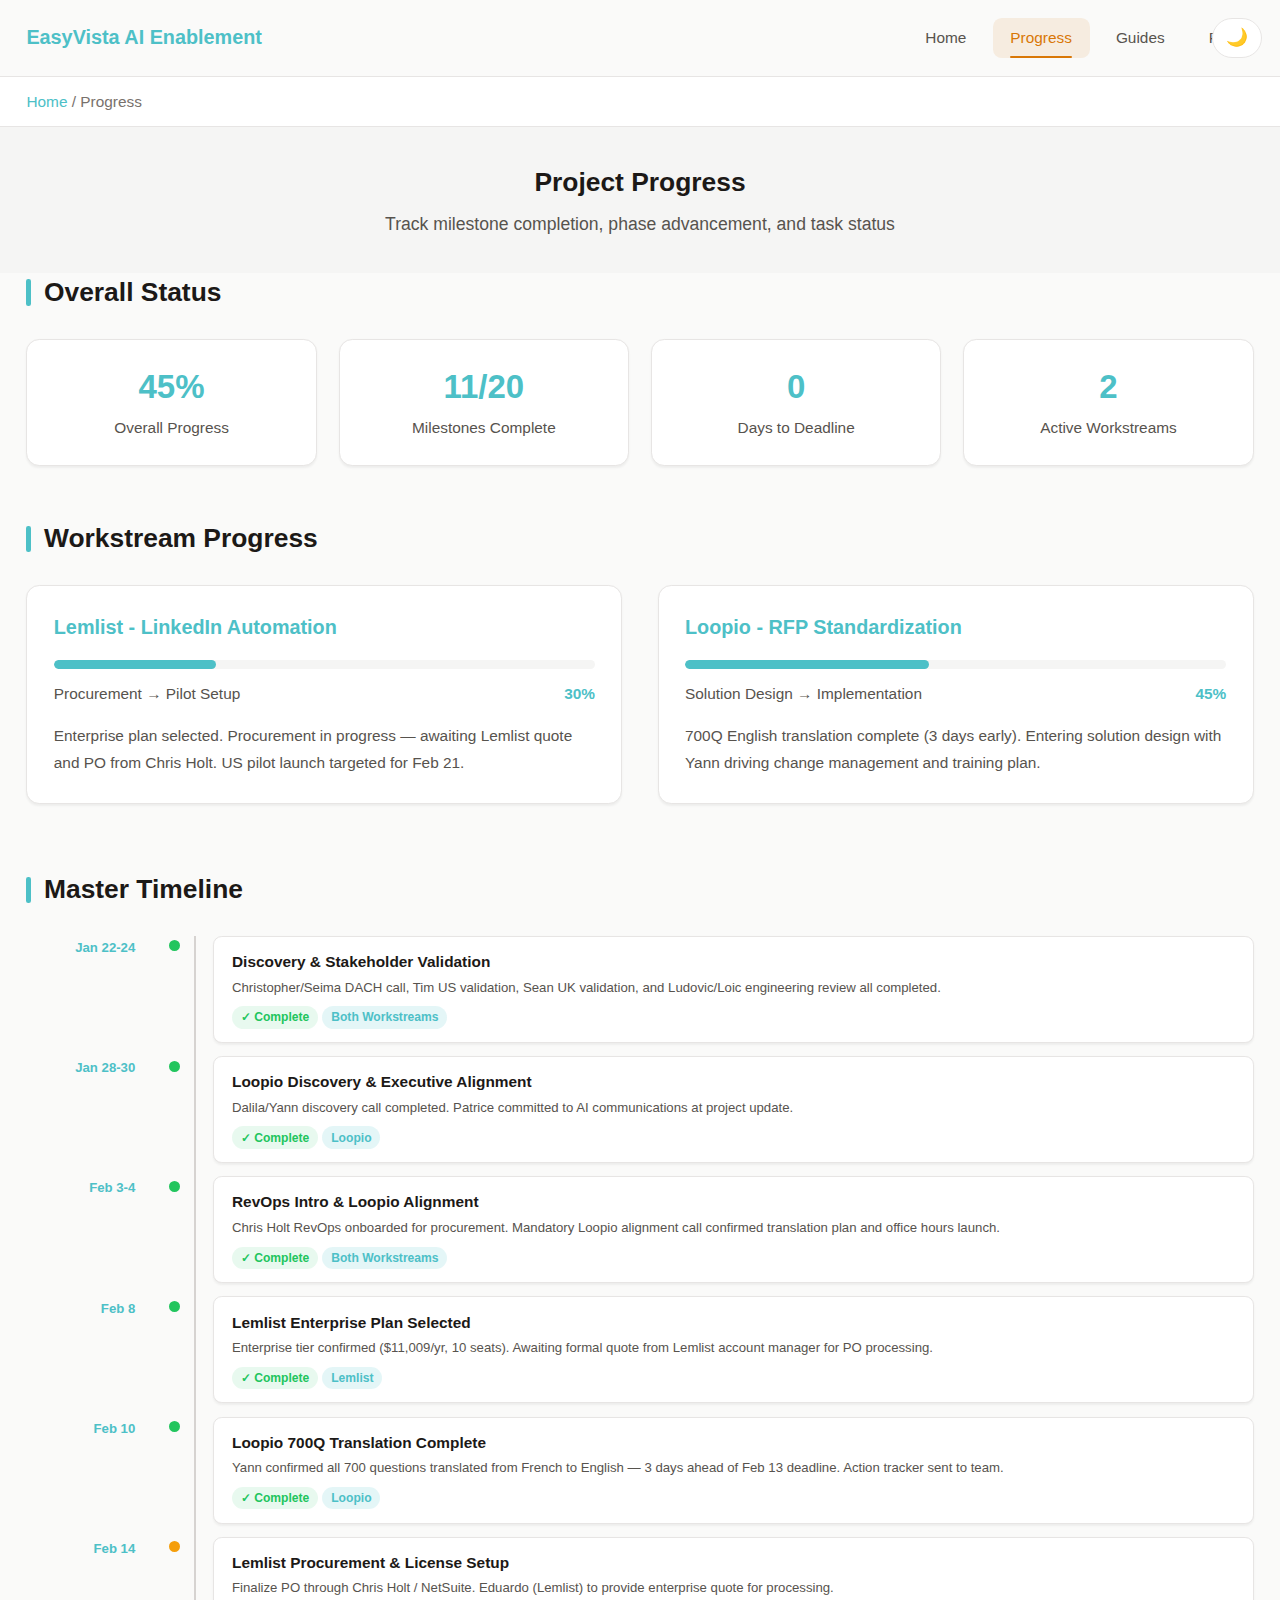
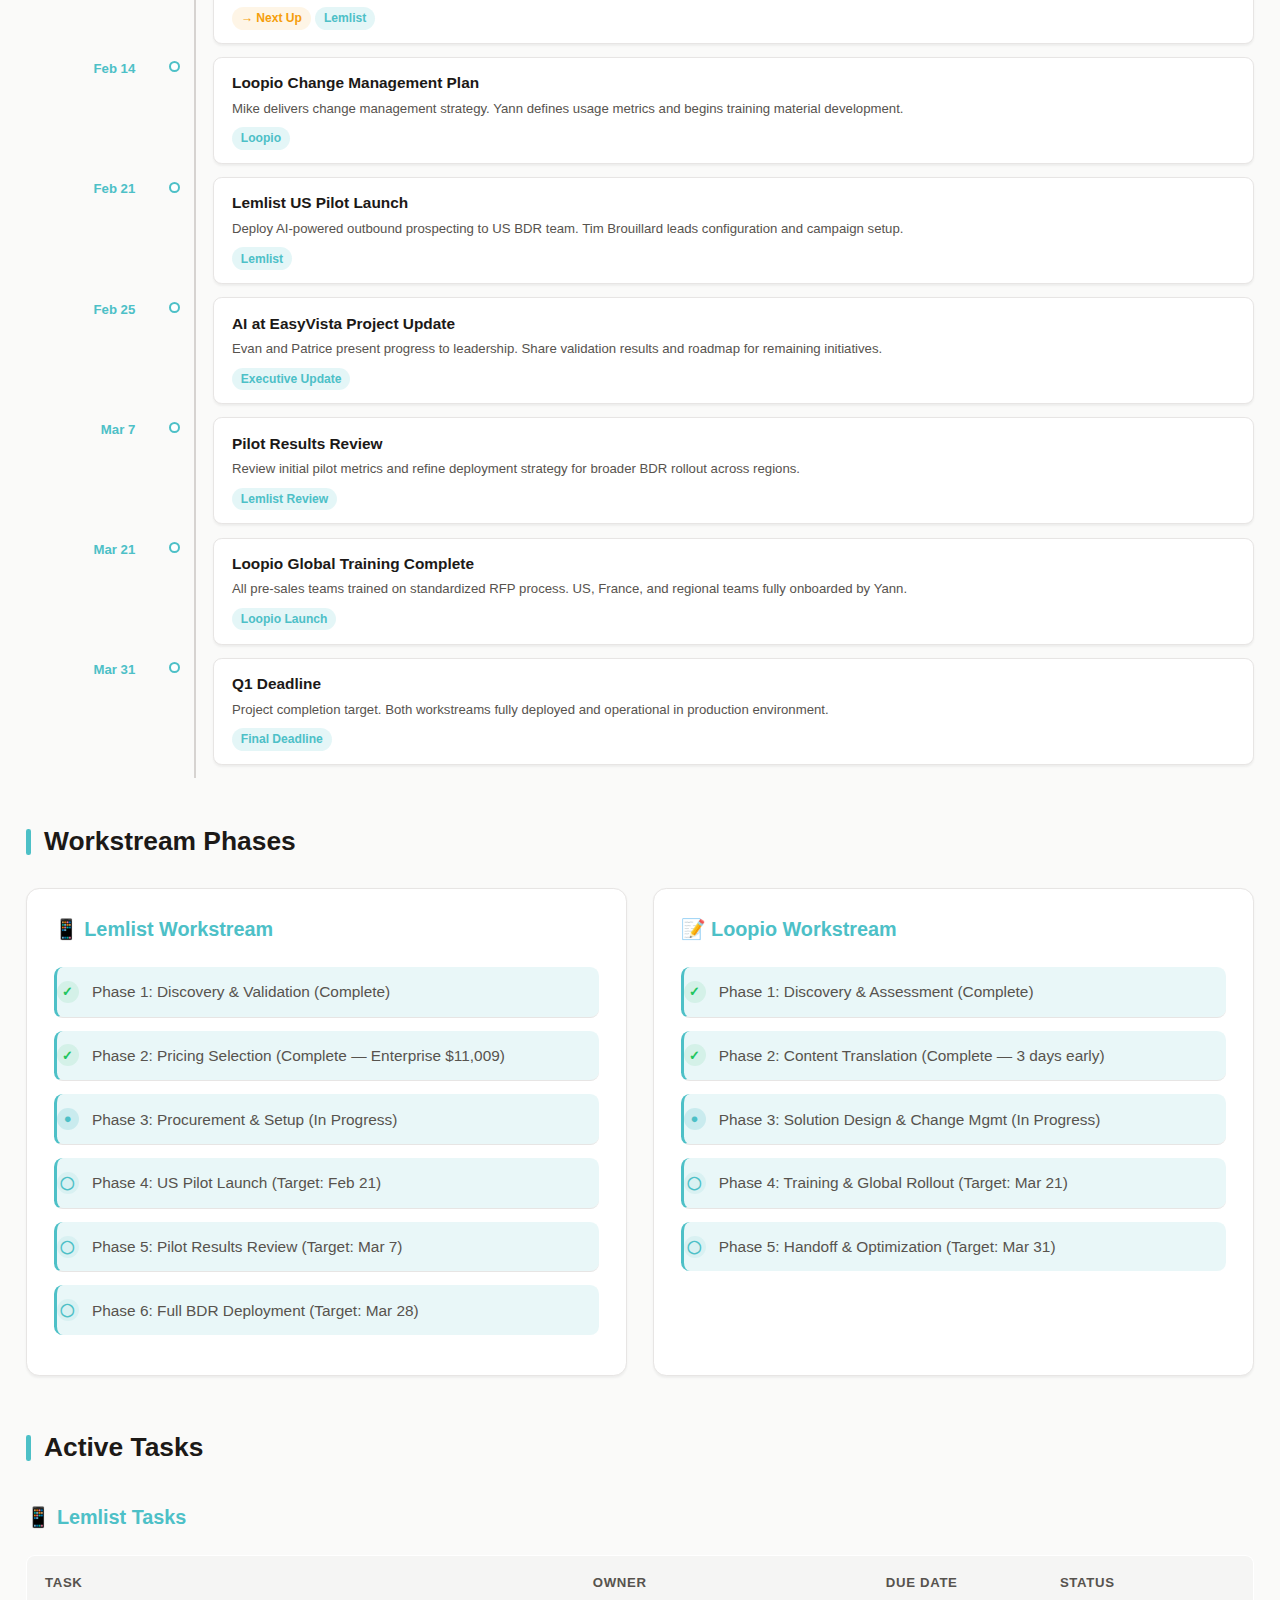
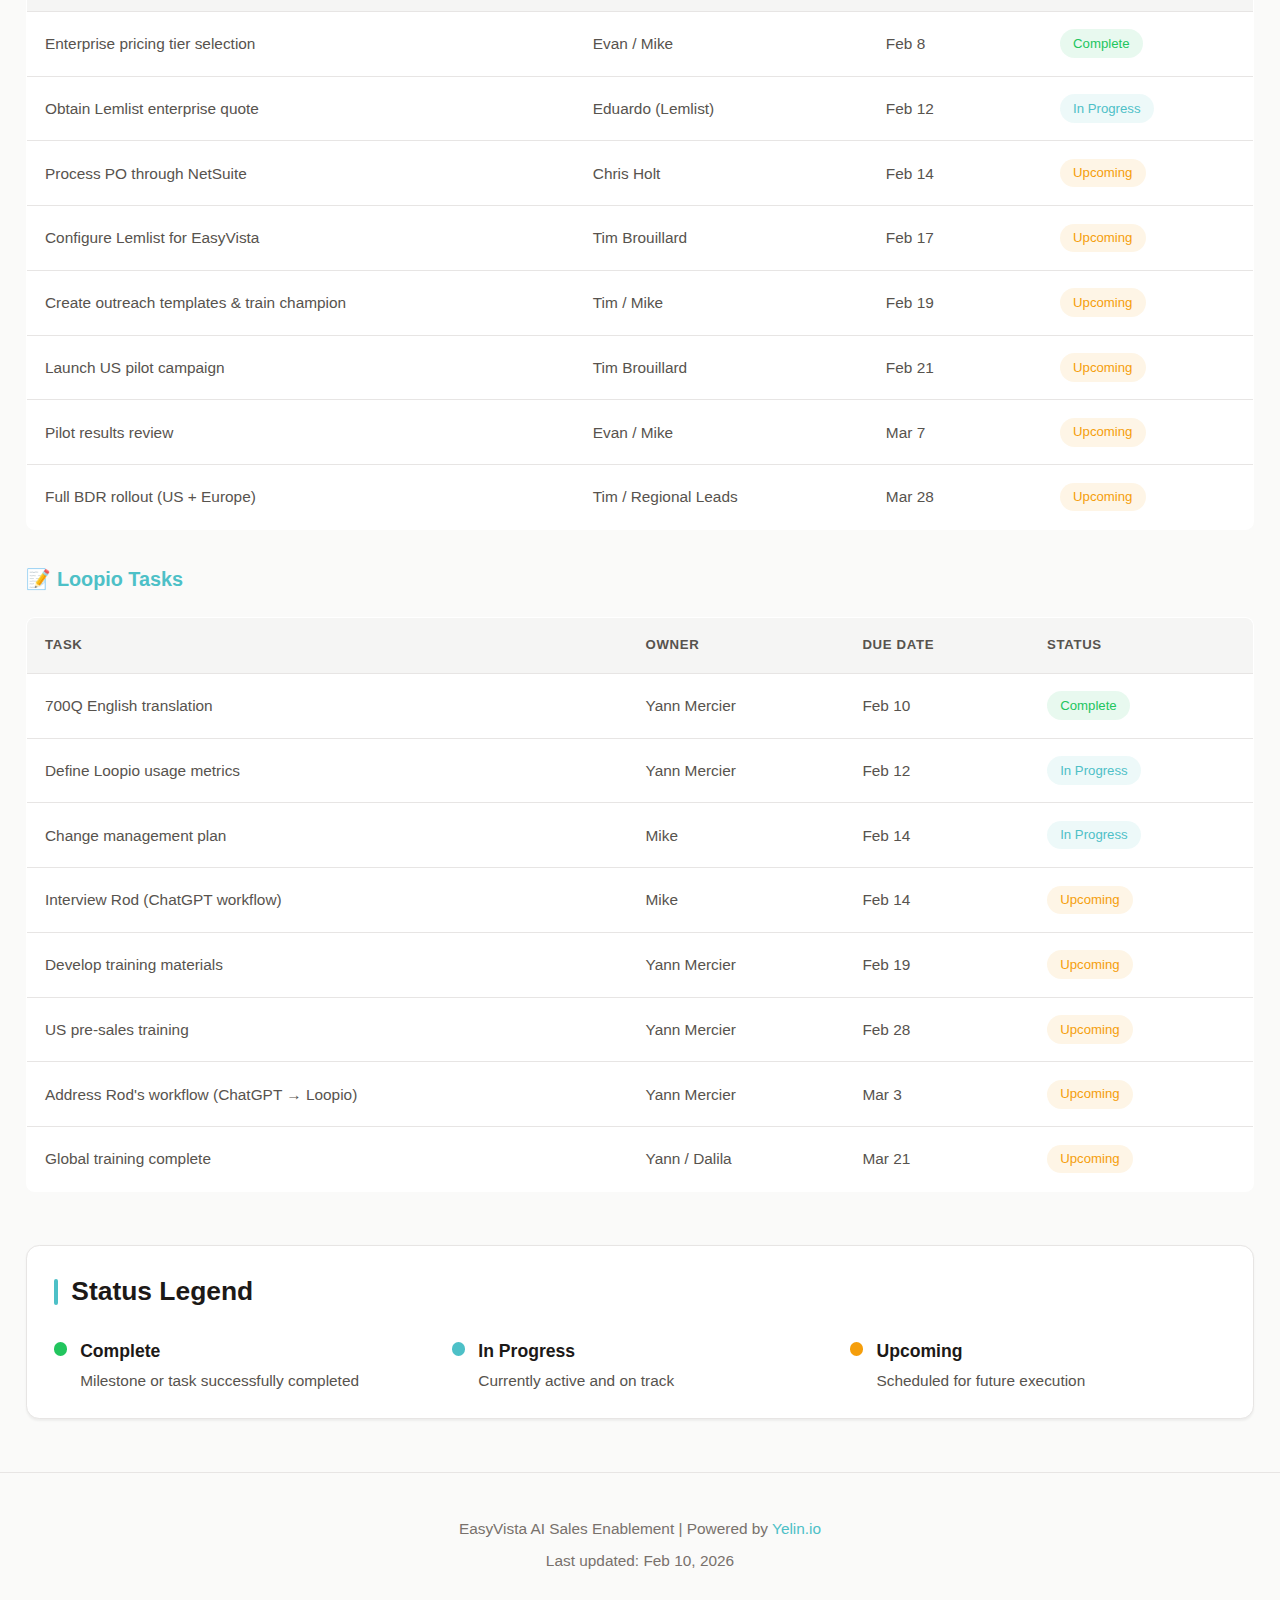
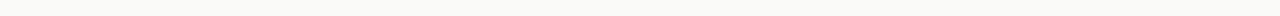
<file: portal/progress.html>
<!DOCTYPE html>
<html lang="en">
<head>
    <meta charset="UTF-8">
    <meta name="viewport" content="width=device-width, initial-scale=1.0">
    <title>Progress | EasyVista AI Sales Enablement</title>
    <link rel="icon" href="../favicon.svg" type="image/svg+xml">
    <meta name="theme-color" content="#D97757">
    <link rel="stylesheet" href="css/design-system.css">
    <style>
        /* Progress-specific overrides */
        .progress-bars {
            display: grid;
            grid-template-columns: repeat(auto-fit, minmax(300px, 1fr));
            gap: var(--space-8);
            margin-bottom: var(--space-12);
        }

        .progress-card {
            background-color: var(--color-bg-card);
            border: 1px solid var(--color-border);
            border-radius: var(--radius-lg);
            padding: var(--space-6);
            box-shadow: var(--shadow-sm);
        }

        .progress-card h3 {
            font-size: var(--font-size-lg);
            margin-bottom: var(--space-4);
            color: var(--color-ev-teal);
        }

        .progress-bar-container {
            background-color: var(--color-bg-secondary);
            border-radius: var(--radius-full);
            height: 8px;
            overflow: hidden;
            margin-bottom: var(--space-3);
        }

        .progress-bar {
            height: 100%;
            background-color: var(--color-ev-teal);
            border-radius: var(--radius-full);
            transition: width var(--transition-normal);
        }

        .progress-label {
            display: flex;
            justify-content: space-between;
            font-size: var(--font-size-sm);
            color: var(--color-text-secondary);
        }

        .progress-percentage {
            color: var(--color-ev-teal);
            font-weight: 600;
        }

        .progress-description {
            margin-top: var(--space-4);
            font-size: var(--font-size-sm);
            color: var(--color-text-secondary);
            line-height: var(--line-height-relaxed);
        }

        /* Timeline Styles */
        .timeline {
            position: relative;
            margin-bottom: var(--space-10);
            padding-left: 130px;  /* Room for date labels on left */
        }

        .timeline::before {
            content: '';
            position: absolute;
            left: 152px;  /* Position line to the RIGHT of the dots */
            top: 0;
            bottom: 0;
            width: 2px;
            background-color: var(--color-border-strong);
        }

        .timeline-item {
            position: relative;
            padding-left: var(--space-10);  /* More space for dot + line */
            padding-bottom: var(--space-3);  /* Condensed spacing */
        }

        .timeline-item::before {
            content: '';
            position: absolute;
            left: 0;  /* Dot at start of content area */
            top: 4px;
            width: 10px;
            height: 10px;
            background-color: var(--color-bg-card);
            border: 2px solid var(--color-ev-teal);
            border-radius: 50%;
            z-index: 2;
        }

        .timeline-item.complete::before {
            background-color: var(--color-success);
            border-color: var(--color-success);
        }

        .timeline-item.upcoming::before {
            background-color: var(--color-warning);
            border-color: var(--color-warning);
        }

        .timeline-date {
            position: absolute;
            left: -130px;
            top: 2px;
            font-weight: 600;
            color: var(--color-ev-teal);
            width: 115px;
            text-align: right;
            font-size: var(--font-size-xs);
            white-space: nowrap;
            padding-right: var(--space-4);
        }

        .timeline-content {
            background-color: var(--color-bg-card);
            border: 1px solid var(--color-border);
            border-radius: var(--radius-md);
            padding: var(--space-3) var(--space-4);  /* Condensed padding */
            box-shadow: var(--shadow-sm);
        }

        .timeline-content:hover {
            box-shadow: var(--shadow-md);
        }

        .timeline-title {
            font-size: var(--font-size-sm);
            font-weight: 600;
            margin-bottom: var(--space-1);
            color: var(--color-text-primary);
        }

        .timeline-description {
            font-size: var(--font-size-xs);
            color: var(--color-text-secondary);
            margin-bottom: var(--space-2);
            line-height: var(--line-height-normal);
        }

        .timeline-meta {
            display: flex;
            gap: var(--space-1);
            font-size: 11px;
            flex-wrap: wrap;
            align-items: center;
        }

        .timeline-tag {
            padding: 2px var(--space-2);
            border-radius: var(--radius-full);
            background-color: rgba(77, 192, 199, 0.15);
            color: var(--color-ev-teal);
            font-weight: 600;
        }

        .timeline-tag.complete {
            background-color: var(--color-success-bg);
            color: var(--color-success);
        }

        .timeline-tag.upcoming {
            background-color: var(--color-warning-bg);
            color: var(--color-warning);
        }

        /* Phase Breakdown */
        .phase-breakdown {
            display: grid;
            grid-template-columns: repeat(auto-fit, minmax(300px, 1fr));
            gap: var(--space-6);
            margin-bottom: var(--space-12);
        }

        .phase-card {
            background-color: var(--color-bg-card);
            border: 1px solid var(--color-border);
            border-radius: var(--radius-lg);
            padding: var(--space-6);
            box-shadow: var(--shadow-sm);
        }

        .phase-card h3 {
            font-size: var(--font-size-lg);
            margin-bottom: var(--space-5);
            color: var(--color-ev-teal);
            display: flex;
            align-items: center;
            gap: var(--space-3);
        }

        .phase-item {
            padding: var(--space-3) 0;
            border-bottom: 1px solid var(--color-border);
            display: flex;
            align-items: center;
            gap: var(--space-3);
        }

        .phase-item:last-child {
            border-bottom: none;
        }

        .phase-check {
            display: inline-flex;
            align-items: center;
            justify-content: center;
            width: 20px;
            height: 20px;
            border-radius: 50%;
            background-color: rgba(77, 192, 199, 0.1);
            color: var(--color-ev-teal);
            font-size: var(--font-size-xs);
            flex-shrink: 0;
            font-weight: 600;
        }

        .phase-check.complete {
            background-color: var(--color-success-bg);
            color: var(--color-success);
        }

        .phase-text {
            flex: 1;
            color: var(--color-text-secondary);
            font-size: var(--font-size-sm);
        }

        /* Task Tables */
        .tasks-section {
            margin-bottom: var(--space-12);
        }

        .section-subtitle {
            font-size: var(--font-size-lg);
            font-weight: 600;
            color: var(--color-ev-teal);
            margin-top: var(--space-8);
            margin-bottom: var(--space-5);
            display: flex;
            align-items: center;
            gap: var(--space-3);
        }

        .task-table {
            width: 100%;
            border-collapse: collapse;
            background-color: var(--color-bg-card);
            border-radius: var(--radius-md);
            overflow: hidden;
            border: 1px solid var(--color-border);
            margin-bottom: var(--space-8);
        }

        .task-table thead {
            background-color: var(--color-bg-secondary);
        }

        .task-table th {
            padding: var(--space-4);
            text-align: left;
            font-weight: 600;
            color: var(--color-text-secondary);
            font-size: var(--font-size-xs);
            text-transform: uppercase;
            letter-spacing: 0.05em;
        }

        .task-table td {
            padding: var(--space-4);
            border-top: 1px solid var(--color-border);
            color: var(--color-text-secondary);
            font-size: var(--font-size-sm);
        }

        .task-table tr:hover {
            background-color: var(--color-bg-secondary);
        }

        .task-name {
            color: var(--color-text-primary);
            font-weight: 500;
        }

        .status-badge {
            display: inline-block;
            padding: var(--space-1) var(--space-3);
            border-radius: var(--radius-full);
            font-size: var(--font-size-xs);
            font-weight: 500;
        }

        .status-complete {
            background-color: var(--color-success-bg);
            color: var(--color-success);
        }

        .status-upcoming {
            background-color: var(--color-warning-bg);
            color: var(--color-warning);
        }

        .status-in-progress {
            background-color: rgba(77, 192, 199, 0.1);
            color: var(--color-ev-teal);
        }

        /* Summary Stats */
        .summary-stats {
            display: grid;
            grid-template-columns: repeat(auto-fit, minmax(200px, 1fr));
            gap: var(--space-5);
            margin-bottom: var(--space-12);
        }

        .stat-box {
            background-color: var(--color-bg-card);
            border: 1px solid var(--color-border);
            border-radius: var(--radius-lg);
            padding: var(--space-6);
            text-align: center;
            box-shadow: var(--shadow-sm);
        }

        .stat-number {
            font-size: var(--font-size-3xl);
            font-weight: 700;
            color: var(--color-ev-teal);
            margin-bottom: var(--space-2);
            line-height: var(--line-height-tight);
        }

        .stat-label {
            color: var(--color-text-secondary);
            font-size: var(--font-size-sm);
        }

        .legend-section {
            margin-top: var(--space-12);
            background-color: var(--color-bg-card);
            border: 1px solid var(--color-border);
            border-radius: var(--radius-lg);
            padding: var(--space-6);
            box-shadow: var(--shadow-sm);
        }

        .legend-grid {
            display: grid;
            grid-template-columns: repeat(auto-fit, minmax(200px, 1fr));
            gap: var(--space-5);
            margin-top: var(--space-6);
        }

        .legend-item {
            display: flex;
            align-items: flex-start;
            gap: var(--space-3);
        }

        .legend-dot {
            display: inline-block;
            width: 12px;
            height: 12px;
            border-radius: 50%;
            flex-shrink: 0;
            margin-top: var(--space-1);
        }

        .legend-content strong {
            color: var(--color-text-primary);
            display: block;
            margin-bottom: var(--space-1);
        }

        .legend-content p {
            color: var(--color-text-secondary);
            font-size: var(--font-size-sm);
        }

        /* Responsive */
        @media (max-width: 768px) {
            .hero__title {
                font-size: var(--font-size-2xl);
            }

            .timeline {
                margin-left: 0;
            }

            .timeline::before {
                left: 8px;
            }

            .timeline-item {
                padding-left: var(--space-8);
                margin-left: 10px;
            }

            .timeline-item::before {
                left: -10px;
            }

            .timeline-date {
                position: static;
                width: auto;
                margin-bottom: var(--space-2);
                text-align: left;
                font-size: var(--font-size-xs);
            }

            .progress-bars {
                grid-template-columns: 1fr;
            }

            .phase-breakdown {
                grid-template-columns: 1fr;
            }

            .task-table {
                font-size: var(--font-size-xs);
            }

            .task-table th,
            .task-table td {
                padding: var(--space-2) var(--space-3);
            }

            .summary-stats {
                grid-template-columns: 1fr;
            }

            .legend-grid {
                grid-template-columns: 1fr;
            }
        }
    </style>
</head>
<body>
    <button class="theme-toggle" onclick="toggleTheme()" aria-label="Toggle theme">
        <span id="theme-icon">☀️</span>
    </button>

    <nav class="nav">
        <div class="nav__inner">
            <a href="index.html" class="nav__brand">EasyVista AI Enablement</a>
            <button class="nav__toggle" onclick="toggleNav()" aria-label="Toggle navigation">☰</button>
            <div class="nav__links" id="nav-links">
                <a href="index.html" class="nav__link">Home</a>
                <a href="progress.html" class="nav__link nav__link--active">Progress</a>
                <a href="guides/index.html" class="nav__link">Guides</a>
                <a href="roi.html" class="nav__link">ROI</a>
            </div>
        </div>
    </nav>

    <div class="breadcrumb">
        <a href="index.html">Home</a> / <span>Progress</span>
    </div>

    <section style="padding: var(--space-8) var(--space-6); text-align: center; background-color: var(--color-bg-secondary);">
        <h1 style="font-size: var(--font-size-2xl); font-weight: 700; margin-bottom: var(--space-2);">Project Progress</h1>
        <p style="color: var(--color-text-secondary); max-width: 500px; margin: 0 auto;">Track milestone completion, phase advancement, and task status</p>
    </section>

    <main class="container">
        <!-- Summary Stats -->
        <section>
            <h2 class="section-title">Overall Status</h2>
            <div class="summary-stats">
                <div class="stat-box">
                    <div class="stat-number">45%</div>
                    <div class="stat-label">Overall Progress</div>
                </div>
                <div class="stat-box">
                    <div class="stat-number">11/20</div>
                    <div class="stat-label">Milestones Complete</div>
                </div>
                <div class="stat-box">
                    <div class="stat-number" id="progress-days-left">49</div>
                    <div class="stat-label">Days to Deadline</div>
                </div>
                <div class="stat-box">
                    <div class="stat-number">2</div>
                    <div class="stat-label">Active Workstreams</div>
                </div>
            </div>
        </section>

        <!-- Progress Bars -->
        <section style="margin-bottom: 60px;">
            <h2 class="section-title">Workstream Progress</h2>
            <div class="progress-bars">
                <div class="progress-card">
                    <h3>Lemlist - LinkedIn Automation</h3>
                    <div class="progress-bar-container">
                        <div class="progress-bar" style="width: 30%;"></div>
                    </div>
                    <div class="progress-label">
                        <span>Procurement → Pilot Setup</span>
                        <span class="progress-percentage">30%</span>
                    </div>
                    <p class="progress-description">Enterprise plan selected. Procurement in progress — awaiting Lemlist quote and PO from Chris Holt. US pilot launch targeted for Feb 21.</p>
                </div>
                <div class="progress-card">
                    <h3>Loopio - RFP Standardization</h3>
                    <div class="progress-bar-container">
                        <div class="progress-bar" style="width: 45%;"></div>
                    </div>
                    <div class="progress-label">
                        <span>Solution Design → Implementation</span>
                        <span class="progress-percentage">45%</span>
                    </div>
                    <p class="progress-description">700Q English translation complete (3 days early). Entering solution design with Yann driving change management and training plan.</p>
                </div>
            </div>
        </section>

        <!-- Master Timeline -->
        <section>
            <h2 class="section-title">Master Timeline</h2>
            <div class="timeline">
                <div class="timeline-item complete">
                    <div class="timeline-date">Jan 22-24</div>
                    <div class="timeline-content">
                        <div class="timeline-title">Discovery & Stakeholder Validation</div>
                        <div class="timeline-description">Christopher/Seima DACH call, Tim US validation, Sean UK validation, and Ludovic/Loic engineering review all completed.</div>
                        <div class="timeline-meta">
                            <span class="timeline-tag complete">✓ Complete</span>
                            <span class="timeline-tag">Both Workstreams</span>
                        </div>
                    </div>
                </div>

                <div class="timeline-item complete">
                    <div class="timeline-date">Jan 28-30</div>
                    <div class="timeline-content">
                        <div class="timeline-title">Loopio Discovery & Executive Alignment</div>
                        <div class="timeline-description">Dalila/Yann discovery call completed. Patrice committed to AI communications at project update.</div>
                        <div class="timeline-meta">
                            <span class="timeline-tag complete">✓ Complete</span>
                            <span class="timeline-tag">Loopio</span>
                        </div>
                    </div>
                </div>

                <div class="timeline-item complete">
                    <div class="timeline-date">Feb 3-4</div>
                    <div class="timeline-content">
                        <div class="timeline-title">RevOps Intro & Loopio Alignment</div>
                        <div class="timeline-description">Chris Holt RevOps onboarded for procurement. Mandatory Loopio alignment call confirmed translation plan and office hours launch.</div>
                        <div class="timeline-meta">
                            <span class="timeline-tag complete">✓ Complete</span>
                            <span class="timeline-tag">Both Workstreams</span>
                        </div>
                    </div>
                </div>

                <div class="timeline-item complete">
                    <div class="timeline-date">Feb 8</div>
                    <div class="timeline-content">
                        <div class="timeline-title">Lemlist Enterprise Plan Selected</div>
                        <div class="timeline-description">Enterprise tier confirmed ($11,009/yr, 10 seats). Awaiting formal quote from Lemlist account manager for PO processing.</div>
                        <div class="timeline-meta">
                            <span class="timeline-tag complete">✓ Complete</span>
                            <span class="timeline-tag">Lemlist</span>
                        </div>
                    </div>
                </div>

                <div class="timeline-item complete">
                    <div class="timeline-date">Feb 10</div>
                    <div class="timeline-content">
                        <div class="timeline-title">Loopio 700Q Translation Complete</div>
                        <div class="timeline-description">Yann confirmed all 700 questions translated from French to English — 3 days ahead of Feb 13 deadline. Action tracker sent to team.</div>
                        <div class="timeline-meta">
                            <span class="timeline-tag complete">✓ Complete</span>
                            <span class="timeline-tag">Loopio</span>
                        </div>
                    </div>
                </div>

                <div class="timeline-item upcoming">
                    <div class="timeline-date">Feb 14</div>
                    <div class="timeline-content">
                        <div class="timeline-title">Lemlist Procurement & License Setup</div>
                        <div class="timeline-description">Finalize PO through Chris Holt / NetSuite. Eduardo (Lemlist) to provide enterprise quote for processing.</div>
                        <div class="timeline-meta">
                            <span class="timeline-tag upcoming">→ Next Up</span>
                            <span class="timeline-tag">Lemlist</span>
                        </div>
                    </div>
                </div>

                <div class="timeline-item">
                    <div class="timeline-date">Feb 14</div>
                    <div class="timeline-content">
                        <div class="timeline-title">Loopio Change Management Plan</div>
                        <div class="timeline-description">Mike delivers change management strategy. Yann defines usage metrics and begins training material development.</div>
                        <div class="timeline-meta">
                            <span class="timeline-tag">Loopio</span>
                        </div>
                    </div>
                </div>

                <div class="timeline-item">
                    <div class="timeline-date">Feb 21</div>
                    <div class="timeline-content">
                        <div class="timeline-title">Lemlist US Pilot Launch</div>
                        <div class="timeline-description">Deploy AI-powered outbound prospecting to US BDR team. Tim Brouillard leads configuration and campaign setup.</div>
                        <div class="timeline-meta">
                            <span class="timeline-tag">Lemlist</span>
                        </div>
                    </div>
                </div>

                <div class="timeline-item">
                    <div class="timeline-date">Feb 25</div>
                    <div class="timeline-content">
                        <div class="timeline-title">AI at EasyVista Project Update</div>
                        <div class="timeline-description">Evan and Patrice present progress to leadership. Share validation results and roadmap for remaining initiatives.</div>
                        <div class="timeline-meta">
                            <span class="timeline-tag">Executive Update</span>
                        </div>
                    </div>
                </div>

                <div class="timeline-item">
                    <div class="timeline-date">Mar 7</div>
                    <div class="timeline-content">
                        <div class="timeline-title">Pilot Results Review</div>
                        <div class="timeline-description">Review initial pilot metrics and refine deployment strategy for broader BDR rollout across regions.</div>
                        <div class="timeline-meta">
                            <span class="timeline-tag">Lemlist Review</span>
                        </div>
                    </div>
                </div>

                <div class="timeline-item">
                    <div class="timeline-date">Mar 21</div>
                    <div class="timeline-content">
                        <div class="timeline-title">Loopio Global Training Complete</div>
                        <div class="timeline-description">All pre-sales teams trained on standardized RFP process. US, France, and regional teams fully onboarded by Yann.</div>
                        <div class="timeline-meta">
                            <span class="timeline-tag">Loopio Launch</span>
                        </div>
                    </div>
                </div>

                <div class="timeline-item">
                    <div class="timeline-date">Mar 31</div>
                    <div class="timeline-content">
                        <div class="timeline-title">Q1 Deadline</div>
                        <div class="timeline-description">Project completion target. Both workstreams fully deployed and operational in production environment.</div>
                        <div class="timeline-meta">
                            <span class="timeline-tag">Final Deadline</span>
                        </div>
                    </div>
                </div>
            </div>
        </section>

        <!-- Phase Breakdowns -->
        <section>
            <h2 class="section-title">Workstream Phases</h2>
            <div class="phase-breakdown">
                <div class="phase-card">
                    <h3>📱 Lemlist Workstream</h3>
                    <div class="phase-item">
                        <div class="phase-check complete">✓</div>
                        <div class="phase-text">Phase 1: Discovery & Validation (Complete)</div>
                    </div>
                    <div class="phase-item">
                        <div class="phase-check complete">✓</div>
                        <div class="phase-text">Phase 2: Pricing Selection (Complete — Enterprise $11,009)</div>
                    </div>
                    <div class="phase-item">
                        <div class="phase-check" style="background-color: rgba(77, 192, 199, 0.2); color: var(--color-ev-teal);">●</div>
                        <div class="phase-text">Phase 3: Procurement & Setup (In Progress)</div>
                    </div>
                    <div class="phase-item">
                        <div class="phase-check">◯</div>
                        <div class="phase-text">Phase 4: US Pilot Launch (Target: Feb 21)</div>
                    </div>
                    <div class="phase-item">
                        <div class="phase-check">◯</div>
                        <div class="phase-text">Phase 5: Pilot Results Review (Target: Mar 7)</div>
                    </div>
                    <div class="phase-item">
                        <div class="phase-check">◯</div>
                        <div class="phase-text">Phase 6: Full BDR Deployment (Target: Mar 28)</div>
                    </div>
                </div>

                <div class="phase-card">
                    <h3>📝 Loopio Workstream</h3>
                    <div class="phase-item">
                        <div class="phase-check complete">✓</div>
                        <div class="phase-text">Phase 1: Discovery & Assessment (Complete)</div>
                    </div>
                    <div class="phase-item">
                        <div class="phase-check complete">✓</div>
                        <div class="phase-text">Phase 2: Content Translation (Complete — 3 days early)</div>
                    </div>
                    <div class="phase-item">
                        <div class="phase-check" style="background-color: rgba(77, 192, 199, 0.2); color: var(--color-ev-teal);">●</div>
                        <div class="phase-text">Phase 3: Solution Design & Change Mgmt (In Progress)</div>
                    </div>
                    <div class="phase-item">
                        <div class="phase-check">◯</div>
                        <div class="phase-text">Phase 4: Training & Global Rollout (Target: Mar 21)</div>
                    </div>
                    <div class="phase-item">
                        <div class="phase-check">◯</div>
                        <div class="phase-text">Phase 5: Handoff & Optimization (Target: Mar 31)</div>
                    </div>
                </div>
            </div>
        </section>

        <!-- Task Tables -->
        <section class="tasks-section">
            <h2 class="section-title">Active Tasks</h2>

            <h3 class="section-subtitle">📱 Lemlist Tasks</h3>
            <table class="task-table">
                <thead>
                    <tr>
                        <th>Task</th>
                        <th>Owner</th>
                        <th>Due Date</th>
                        <th>Status</th>
                    </tr>
                </thead>
                <tbody>
                    <tr>
                        <td class="task-name">Enterprise pricing tier selection</td>
                        <td>Evan / Mike</td>
                        <td>Feb 8</td>
                        <td><span class="status-badge status-complete">Complete</span></td>
                    </tr>
                    <tr>
                        <td class="task-name">Obtain Lemlist enterprise quote</td>
                        <td>Eduardo (Lemlist)</td>
                        <td>Feb 12</td>
                        <td><span class="status-badge status-in-progress">In Progress</span></td>
                    </tr>
                    <tr>
                        <td class="task-name">Process PO through NetSuite</td>
                        <td>Chris Holt</td>
                        <td>Feb 14</td>
                        <td><span class="status-badge status-upcoming">Upcoming</span></td>
                    </tr>
                    <tr>
                        <td class="task-name">Configure Lemlist for EasyVista</td>
                        <td>Tim Brouillard</td>
                        <td>Feb 17</td>
                        <td><span class="status-badge status-upcoming">Upcoming</span></td>
                    </tr>
                    <tr>
                        <td class="task-name">Create outreach templates & train champion</td>
                        <td>Tim / Mike</td>
                        <td>Feb 19</td>
                        <td><span class="status-badge status-upcoming">Upcoming</span></td>
                    </tr>
                    <tr>
                        <td class="task-name">Launch US pilot campaign</td>
                        <td>Tim Brouillard</td>
                        <td>Feb 21</td>
                        <td><span class="status-badge status-upcoming">Upcoming</span></td>
                    </tr>
                    <tr>
                        <td class="task-name">Pilot results review</td>
                        <td>Evan / Mike</td>
                        <td>Mar 7</td>
                        <td><span class="status-badge status-upcoming">Upcoming</span></td>
                    </tr>
                    <tr>
                        <td class="task-name">Full BDR rollout (US + Europe)</td>
                        <td>Tim / Regional Leads</td>
                        <td>Mar 28</td>
                        <td><span class="status-badge status-upcoming">Upcoming</span></td>
                    </tr>
                </tbody>
            </table>

            <h3 class="section-subtitle">📝 Loopio Tasks</h3>
            <table class="task-table">
                <thead>
                    <tr>
                        <th>Task</th>
                        <th>Owner</th>
                        <th>Due Date</th>
                        <th>Status</th>
                    </tr>
                </thead>
                <tbody>
                    <tr>
                        <td class="task-name">700Q English translation</td>
                        <td>Yann Mercier</td>
                        <td>Feb 10</td>
                        <td><span class="status-badge status-complete">Complete</span></td>
                    </tr>
                    <tr>
                        <td class="task-name">Define Loopio usage metrics</td>
                        <td>Yann Mercier</td>
                        <td>Feb 12</td>
                        <td><span class="status-badge status-in-progress">In Progress</span></td>
                    </tr>
                    <tr>
                        <td class="task-name">Change management plan</td>
                        <td>Mike</td>
                        <td>Feb 14</td>
                        <td><span class="status-badge status-in-progress">In Progress</span></td>
                    </tr>
                    <tr>
                        <td class="task-name">Interview Rod (ChatGPT workflow)</td>
                        <td>Mike</td>
                        <td>Feb 14</td>
                        <td><span class="status-badge status-upcoming">Upcoming</span></td>
                    </tr>
                    <tr>
                        <td class="task-name">Develop training materials</td>
                        <td>Yann Mercier</td>
                        <td>Feb 19</td>
                        <td><span class="status-badge status-upcoming">Upcoming</span></td>
                    </tr>
                    <tr>
                        <td class="task-name">US pre-sales training</td>
                        <td>Yann Mercier</td>
                        <td>Feb 28</td>
                        <td><span class="status-badge status-upcoming">Upcoming</span></td>
                    </tr>
                    <tr>
                        <td class="task-name">Address Rod's workflow (ChatGPT → Loopio)</td>
                        <td>Yann Mercier</td>
                        <td>Mar 3</td>
                        <td><span class="status-badge status-upcoming">Upcoming</span></td>
                    </tr>
                    <tr>
                        <td class="task-name">Global training complete</td>
                        <td>Yann / Dalila</td>
                        <td>Mar 21</td>
                        <td><span class="status-badge status-upcoming">Upcoming</span></td>
                    </tr>
                </tbody>
            </table>
        </section>

        <!-- Legend -->
        <section class="legend-section">
            <h2 class="section-title">Status Legend</h2>
            <div class="legend-grid">
                <div class="legend-item">
                    <span class="legend-dot" style="background-color: var(--color-success);"></span>
                    <div class="legend-content">
                        <strong>Complete</strong>
                        <p>Milestone or task successfully completed</p>
                    </div>
                </div>
                <div class="legend-item">
                    <span class="legend-dot" style="background-color: var(--color-ev-teal);"></span>
                    <div class="legend-content">
                        <strong>In Progress</strong>
                        <p>Currently active and on track</p>
                    </div>
                </div>
                <div class="legend-item">
                    <span class="legend-dot" style="background-color: var(--color-warning);"></span>
                    <div class="legend-content">
                        <strong>Upcoming</strong>
                        <p>Scheduled for future execution</p>
                    </div>
                </div>
            </div>
        </section>
    </main>

    <footer class="footer">
        <p>EasyVista AI Sales Enablement | Powered by <a href="https://yelin.io">Yelin.io</a></p>
        <p style="margin-top: var(--space-2);">Last updated: Feb 10, 2026</p>
    </footer>

    <script>
        // Theme handling
        function getPreferredTheme() {
            const saved = localStorage.getItem('theme');
            if (saved) return saved;
            return window.matchMedia('(prefers-color-scheme: dark)').matches ? 'dark' : 'light';
        }

        function setTheme(theme) {
            document.documentElement.setAttribute('data-theme', theme);
            localStorage.setItem('theme', theme);
            document.getElementById('theme-icon').textContent = theme === 'dark' ? '☀️' : '🌙';
        }

        function toggleTheme() {
            const current = document.documentElement.getAttribute('data-theme') || 'light';
            setTheme(current === 'dark' ? 'light' : 'dark');
        }

        // Initialize theme
        setTheme(getPreferredTheme());

        // Mobile nav toggle
        function toggleNav() {
            const navLinks = document.getElementById('nav-links');
            navLinks.classList.toggle('active');
        }

        // Dynamic days-to-deadline counter
        (function() {
            const deadline = new Date('2026-03-31');
            const today = new Date();
            const daysLeft = Math.ceil((deadline - today) / (1000 * 60 * 60 * 24));
            const el = document.getElementById('progress-days-left');
            if (el) el.textContent = daysLeft > 0 ? daysLeft : 0;
        })();
    </script>
</body>
</html>
</file>
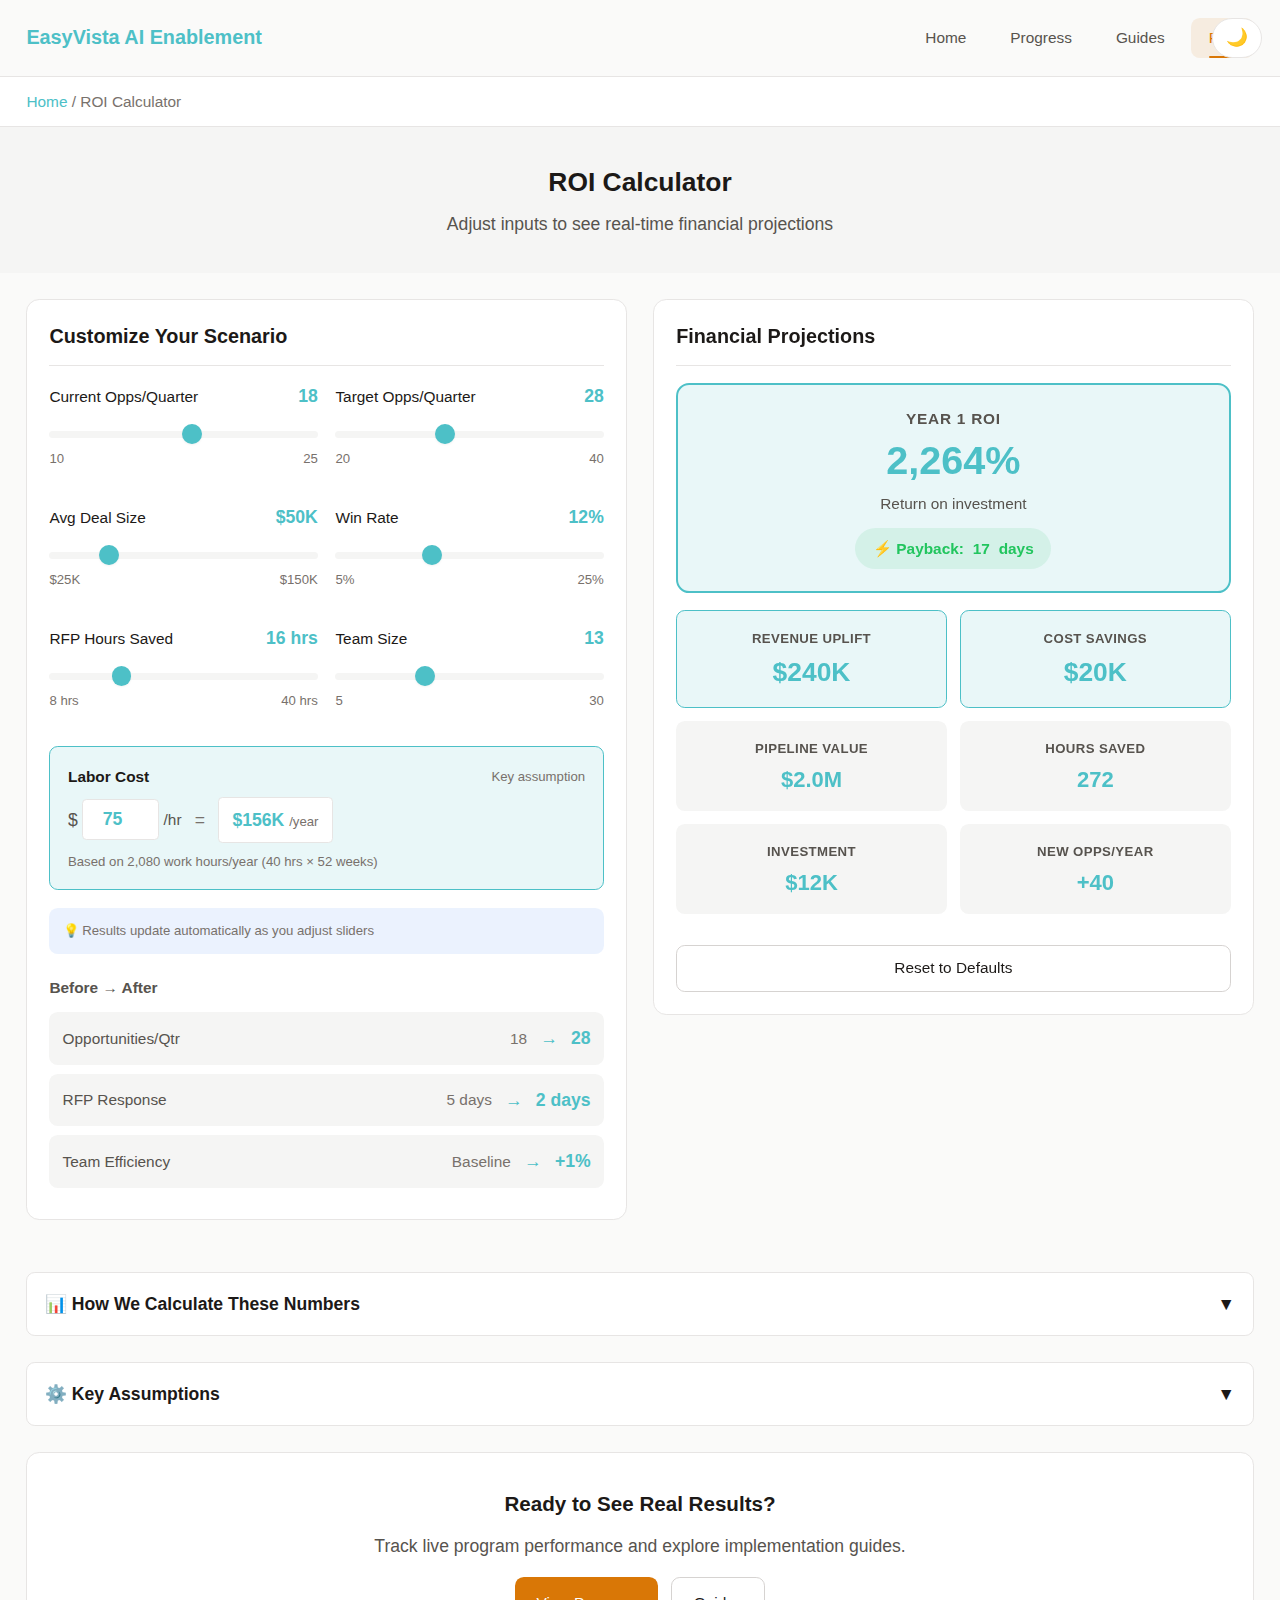
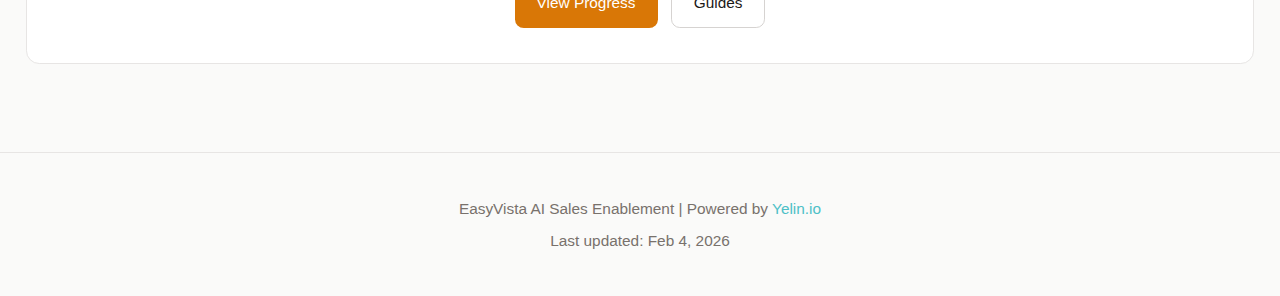
<file: portal/roi.html>
<!DOCTYPE html>
<html lang="en">
<head>
    <meta charset="UTF-8">
    <meta name="viewport" content="width=device-width, initial-scale=1.0">
    <title>ROI Calculator | EasyVista AI Sales Enablement</title>
    <link rel="icon" href="../favicon.svg" type="image/svg+xml">
    <meta name="theme-color" content="#D97757">
    <link rel="stylesheet" href="css/design-system.css">
    <style>
        /* =====================================
           ROI Calculator - Compact Side-by-Side Layout
           ===================================== */

        .roi-layout {
            display: grid;
            grid-template-columns: 1fr 1fr;
            gap: var(--space-6);
            max-width: 1200px;
            margin: 0 auto;
            padding: var(--space-6);
            align-items: start;
        }

        /* ===== Controls Panel (Left) ===== */
        .controls-panel {
            background-color: var(--color-bg-card);
            border: 1px solid var(--color-border);
            border-radius: var(--radius-lg);
            padding: var(--space-5);
        }

        .controls-panel__header {
            font-size: var(--font-size-lg);
            font-weight: 600;
            color: var(--color-text-primary);
            margin-bottom: var(--space-4);
            padding-bottom: var(--space-3);
            border-bottom: 1px solid var(--color-border);
        }

        /* ===== Results Panel (Right - Sticky) ===== */
        .results-panel {
            position: sticky;
            top: 80px;
            background-color: var(--color-bg-card);
            border: 1px solid var(--color-border);
            border-radius: var(--radius-lg);
            padding: var(--space-5);
            max-height: calc(100vh - 100px);
            overflow-y: auto;
        }

        .results-panel__header {
            font-size: var(--font-size-lg);
            font-weight: 600;
            color: var(--color-text-primary);
            margin-bottom: var(--space-4);
            padding-bottom: var(--space-3);
            border-bottom: 1px solid var(--color-border);
        }

        /* ===== Compact Slider Styles ===== */
        .slider-group {
            margin-bottom: var(--space-4);
        }

        .slider-group__header {
            display: flex;
            justify-content: space-between;
            align-items: baseline;
            margin-bottom: var(--space-2);
        }

        .slider-group__label {
            font-weight: 500;
            font-size: var(--font-size-sm);
            color: var(--color-text-primary);
        }

        .slider-group__value {
            font-size: var(--font-size-base);
            font-weight: 700;
            color: var(--color-ev-teal);
        }

        .slider-input {
            width: 100%;
            height: 6px;
            border-radius: var(--radius-full);
            background: var(--color-bg-secondary);
            outline: none;
            -webkit-appearance: none;
            appearance: none;
            cursor: pointer;
        }

        .slider-input::-webkit-slider-thumb {
            -webkit-appearance: none;
            appearance: none;
            width: 18px;
            height: 18px;
            border-radius: 50%;
            background: var(--color-ev-teal);
            cursor: pointer;
            box-shadow: var(--shadow-sm);
            transition: all var(--transition-fast);
        }

        .slider-input::-webkit-slider-thumb:hover {
            background: var(--color-ev-teal-hover);
            transform: scale(1.1);
        }

        .slider-input::-moz-range-thumb {
            width: 18px;
            height: 18px;
            border-radius: 50%;
            background: var(--color-ev-teal);
            cursor: pointer;
            border: none;
        }

        .slider-group__range {
            display: flex;
            justify-content: space-between;
            font-size: var(--font-size-xs);
            color: var(--color-text-muted);
            margin-top: var(--space-1);
        }

        /* ===== Two-Column Input Grid ===== */
        .inputs-grid {
            display: grid;
            grid-template-columns: 1fr 1fr;
            gap: var(--space-4);
        }

        /* ===== Metric Cards Grid ===== */
        .metrics-grid {
            display: grid;
            grid-template-columns: 1fr 1fr;
            gap: var(--space-3);
            margin-bottom: var(--space-4);
        }

        .metric-card {
            background-color: var(--color-bg-secondary);
            border-radius: var(--radius-md);
            padding: var(--space-4);
            text-align: center;
        }

        .metric-card__label {
            font-size: var(--font-size-xs);
            color: var(--color-text-secondary);
            text-transform: uppercase;
            letter-spacing: 0.03em;
            font-weight: 600;
            margin-bottom: var(--space-2);
        }

        .metric-card__value {
            font-size: var(--font-size-xl);
            font-weight: 700;
            color: var(--color-ev-teal);
            line-height: 1.2;
        }

        /* ===== Highlighted Metrics (ROI & Payback) ===== */
        .metric-card--highlight {
            background-color: var(--color-ev-teal-soft);
            border: 1px solid var(--color-ev-teal);
        }

        .metric-card--highlight .metric-card__value {
            font-size: var(--font-size-2xl);
            color: var(--color-ev-teal);
        }

        /* ===== Hero ROI Display ===== */
        .roi-hero {
            background-color: var(--color-ev-teal-soft);
            border: 2px solid var(--color-ev-teal);
            border-radius: var(--radius-lg);
            padding: var(--space-5);
            text-align: center;
            margin-bottom: var(--space-4);
        }

        .roi-hero__label {
            font-size: var(--font-size-sm);
            color: var(--color-text-secondary);
            text-transform: uppercase;
            letter-spacing: 0.05em;
            font-weight: 600;
        }

        .roi-hero__value {
            font-size: var(--font-size-4xl);
            font-weight: 700;
            color: var(--color-ev-teal);
            line-height: 1.1;
            margin: var(--space-2) 0;
        }

        .roi-hero__subtext {
            font-size: var(--font-size-sm);
            color: var(--color-text-secondary);
        }

        /* ===== Payback Badge ===== */
        .payback-badge {
            display: inline-flex;
            align-items: center;
            gap: var(--space-2);
            background-color: var(--color-success-bg);
            color: var(--color-success);
            padding: var(--space-2) var(--space-4);
            border-radius: var(--radius-full);
            font-weight: 600;
            font-size: var(--font-size-sm);
            margin-top: var(--space-3);
        }

        /* ===== Collapsible Sections ===== */
        .collapsible {
            margin-top: var(--space-6);
        }

        .collapsible__header {
            display: flex;
            justify-content: space-between;
            align-items: center;
            padding: var(--space-4);
            background-color: var(--color-bg-card);
            border: 1px solid var(--color-border);
            border-radius: var(--radius-md);
            cursor: pointer;
            font-weight: 600;
            color: var(--color-text-primary);
            transition: all var(--transition-fast);
        }

        .collapsible__header:hover {
            background-color: var(--color-bg-secondary);
        }

        .collapsible__icon {
            transition: transform var(--transition-fast);
        }

        .collapsible__content {
            display: none;
            padding: var(--space-4);
            background-color: var(--color-bg-secondary);
            border: 1px solid var(--color-border);
            border-top: none;
            border-radius: 0 0 var(--radius-md) var(--radius-md);
        }

        .collapsible.open .collapsible__content {
            display: block;
        }

        .collapsible.open .collapsible__icon {
            transform: rotate(180deg);
        }

        /* ===== Formula Display ===== */
        .formula {
            background-color: var(--color-bg-card);
            padding: var(--space-3);
            border-radius: var(--radius-sm);
            font-family: monospace;
            font-size: var(--font-size-sm);
            color: var(--color-text-primary);
            margin: var(--space-2) 0;
        }

        /* ===== Assumption Pills ===== */
        .assumptions-grid {
            display: grid;
            grid-template-columns: repeat(auto-fit, minmax(200px, 1fr));
            gap: var(--space-3);
        }

        .assumption-pill {
            background-color: var(--color-bg-card);
            padding: var(--space-3);
            border-radius: var(--radius-md);
            border: 1px solid var(--color-border);
        }

        .assumption-pill__label {
            font-size: var(--font-size-xs);
            color: var(--color-text-muted);
            font-weight: 600;
        }

        .assumption-pill__value {
            font-size: var(--font-size-sm);
            color: var(--color-text-primary);
            margin-top: var(--space-1);
        }

        /* ===== Comparison Row ===== */
        .comparison-row {
            display: flex;
            align-items: center;
            justify-content: space-between;
            padding: var(--space-3);
            background-color: var(--color-bg-secondary);
            border-radius: var(--radius-md);
            margin-bottom: var(--space-2);
        }

        .comparison-row__label {
            font-size: var(--font-size-sm);
            color: var(--color-text-secondary);
        }

        .comparison-row__values {
            display: flex;
            align-items: center;
            gap: var(--space-3);
        }

        .comparison-row__before {
            color: var(--color-text-muted);
            font-size: var(--font-size-sm);
        }

        .comparison-row__arrow {
            color: var(--color-ev-teal);
        }

        .comparison-row__after {
            color: var(--color-ev-teal);
            font-weight: 600;
        }

        /* ===== Responsive Design ===== */
        @media (max-width: 900px) {
            .roi-layout {
                grid-template-columns: 1fr;
            }

            .results-panel {
                position: static;
                max-height: none;
            }

            .inputs-grid {
                grid-template-columns: 1fr;
            }
        }

        @media (max-width: 600px) {
            .metrics-grid {
                grid-template-columns: 1fr;
            }

            .roi-hero__value {
                font-size: var(--font-size-3xl);
            }
        }

        /* ===== Info Tip ===== */
        .info-tip {
            font-size: var(--font-size-xs);
            color: var(--color-text-muted);
            padding: var(--space-3);
            background-color: var(--color-info-bg);
            border-radius: var(--radius-md);
            margin-top: var(--space-4);
        }

        /* ===== CTA Section (Compact) ===== */
        .cta-compact {
            text-align: center;
            padding: var(--space-8);
            background-color: var(--color-bg-card);
            border: 1px solid var(--color-border);
            border-radius: var(--radius-lg);
            margin-top: var(--space-6);
        }

        .cta-compact h3 {
            margin-bottom: var(--space-3);
        }

        .cta-compact p {
            color: var(--color-text-secondary);
            margin-bottom: var(--space-4);
        }

        .cta-compact .btn-group {
            display: flex;
            gap: var(--space-3);
            justify-content: center;
            flex-wrap: wrap;
        }
    </style>
</head>
<body>
    <button class="theme-toggle" onclick="toggleTheme()" aria-label="Toggle theme">
        <span id="theme-icon">🌙</span>
    </button>

    <nav class="nav">
        <div class="nav__inner">
            <a href="index.html" class="nav__brand">EasyVista AI Enablement</a>
            <button class="nav__toggle" onclick="toggleNav()" aria-label="Toggle navigation">☰</button>
            <div class="nav__links" id="nav-links">
                <a href="index.html" class="nav__link">Home</a>
                <a href="progress.html" class="nav__link">Progress</a>
                <a href="guides/index.html" class="nav__link">Guides</a>
                <a href="roi.html" class="nav__link nav__link--active">ROI</a>
            </div>
        </div>
    </nav>

    <div class="breadcrumb">
        <a href="index.html">Home</a> / <span>ROI Calculator</span>
    </div>

    <main>
        <!-- Compact Hero -->
        <section style="padding: var(--space-8) var(--space-6); text-align: center; background-color: var(--color-bg-secondary);">
            <h1 style="font-size: var(--font-size-2xl); font-weight: 700; margin-bottom: var(--space-2);">ROI Calculator</h1>
            <p style="color: var(--color-text-secondary); max-width: 500px; margin: 0 auto;">Adjust inputs to see real-time financial projections</p>
        </section>

        <!-- Main Calculator Layout: Side-by-Side -->
        <div class="roi-layout">
            <!-- LEFT: Controls Panel -->
            <div class="controls-panel">
                <div class="controls-panel__header">Customize Your Scenario</div>

                <div class="inputs-grid">
                    <!-- Current Opportunities -->
                    <div class="slider-group">
                        <div class="slider-group__header">
                            <span class="slider-group__label">Current Opps/Quarter</span>
                            <span class="slider-group__value" id="val-current-opps">18</span>
                        </div>
                        <input type="range" class="slider-input" id="slider-current-opps" min="10" max="25" value="18">
                        <div class="slider-group__range"><span>10</span><span>25</span></div>
                    </div>

                    <!-- Target Opportunities -->
                    <div class="slider-group">
                        <div class="slider-group__header">
                            <span class="slider-group__label">Target Opps/Quarter</span>
                            <span class="slider-group__value" id="val-target-opps">28</span>
                        </div>
                        <input type="range" class="slider-input" id="slider-target-opps" min="20" max="40" value="28">
                        <div class="slider-group__range"><span>20</span><span>40</span></div>
                    </div>

                    <!-- Deal Size -->
                    <div class="slider-group">
                        <div class="slider-group__header">
                            <span class="slider-group__label">Avg Deal Size</span>
                            <span class="slider-group__value">$<span id="val-deal-size">50K</span></span>
                        </div>
                        <input type="range" class="slider-input" id="slider-deal-size" min="25000" max="150000" value="50000" step="5000">
                        <div class="slider-group__range"><span>$25K</span><span>$150K</span></div>
                    </div>

                    <!-- Win Rate -->
                    <div class="slider-group">
                        <div class="slider-group__header">
                            <span class="slider-group__label">Win Rate</span>
                            <span class="slider-group__value"><span id="val-win-rate">12</span>%</span>
                        </div>
                        <input type="range" class="slider-input" id="slider-win-rate" min="5" max="25" value="12">
                        <div class="slider-group__range"><span>5%</span><span>25%</span></div>
                    </div>

                    <!-- RFP Hours Saved -->
                    <div class="slider-group">
                        <div class="slider-group__header">
                            <span class="slider-group__label">RFP Hours Saved</span>
                            <span class="slider-group__value"><span id="val-rfp-hours">16</span> hrs</span>
                        </div>
                        <input type="range" class="slider-input" id="slider-rfp-hours" min="8" max="40" value="16" step="2">
                        <div class="slider-group__range"><span>8 hrs</span><span>40 hrs</span></div>
                    </div>

                    <!-- Team Size -->
                    <div class="slider-group">
                        <div class="slider-group__header">
                            <span class="slider-group__label">Team Size</span>
                            <span class="slider-group__value"><span id="val-team-size">13</span></span>
                        </div>
                        <input type="range" class="slider-input" id="slider-team-size" min="5" max="30" value="13">
                        <div class="slider-group__range"><span>5</span><span>30</span></div>
                    </div>
                </div>

                <!-- Labor Cost Input (Editable) -->
                <div class="labor-cost-group" style="margin-top: var(--space-4); padding: var(--space-4); background: var(--color-ev-teal-soft); border: 1px solid var(--color-ev-teal); border-radius: var(--radius-md);">
                    <div style="display: flex; justify-content: space-between; align-items: center; margin-bottom: var(--space-2);">
                        <span style="font-weight: 600; font-size: var(--font-size-sm); color: var(--color-text-primary);">Labor Cost</span>
                        <span style="font-size: var(--font-size-xs); color: var(--color-text-muted);">Key assumption</span>
                    </div>
                    <div style="display: flex; align-items: center; gap: var(--space-3);">
                        <div style="display: flex; align-items: center; gap: var(--space-1);">
                            <span style="color: var(--color-text-secondary);">$</span>
                            <input type="number" id="input-labor-rate" value="75" min="25" max="200" step="5"
                                   style="width: 70px; padding: var(--space-2); border: 1px solid var(--color-border); border-radius: var(--radius-sm); font-size: var(--font-size-base); font-weight: 600; text-align: center; background: var(--color-bg-card); color: var(--color-ev-teal);">
                            <span style="color: var(--color-text-secondary); font-size: var(--font-size-sm);">/hr</span>
                        </div>
                        <span style="color: var(--color-text-muted);">=</span>
                        <div style="background: var(--color-bg-card); padding: var(--space-2) var(--space-3); border-radius: var(--radius-sm); border: 1px solid var(--color-border);">
                            <span style="font-weight: 700; color: var(--color-ev-teal); font-size: var(--font-size-base);">$<span id="val-labor-yearly">156K</span></span>
                            <span style="color: var(--color-text-muted); font-size: var(--font-size-xs);">/year</span>
                        </div>
                    </div>
                    <div style="font-size: var(--font-size-xs); color: var(--color-text-muted); margin-top: var(--space-2);">
                        Based on 2,080 work hours/year (40 hrs × 52 weeks)
                    </div>
                </div>

                <div class="info-tip">
                    💡 Results update automatically as you adjust sliders
                </div>

                <!-- Before/After Comparison -->
                <div style="margin-top: var(--space-5);">
                    <div style="font-weight: 600; font-size: var(--font-size-sm); margin-bottom: var(--space-3); color: var(--color-text-secondary);">Before → After</div>
                    <div class="comparison-row">
                        <span class="comparison-row__label">Opportunities/Qtr</span>
                        <div class="comparison-row__values">
                            <span class="comparison-row__before" id="comp-before">18</span>
                            <span class="comparison-row__arrow">→</span>
                            <span class="comparison-row__after" id="comp-after">28</span>
                        </div>
                    </div>
                    <div class="comparison-row">
                        <span class="comparison-row__label">RFP Response</span>
                        <div class="comparison-row__values">
                            <span class="comparison-row__before">5 days</span>
                            <span class="comparison-row__arrow">→</span>
                            <span class="comparison-row__after">2 days</span>
                        </div>
                    </div>
                    <div class="comparison-row">
                        <span class="comparison-row__label">Team Efficiency</span>
                        <div class="comparison-row__values">
                            <span class="comparison-row__before">Baseline</span>
                            <span class="comparison-row__arrow">→</span>
                            <span class="comparison-row__after">+<span id="comp-efficiency">19</span>%</span>
                        </div>
                    </div>
                </div>
            </div>

            <!-- RIGHT: Results Panel (Sticky) -->
            <div class="results-panel">
                <div class="results-panel__header">Financial Projections</div>

                <!-- Hero ROI Display -->
                <div class="roi-hero">
                    <div class="roi-hero__label">Year 1 ROI</div>
                    <div class="roi-hero__value"><span id="result-roi">697</span>%</div>
                    <div class="roi-hero__subtext">Return on investment</div>
                    <div class="payback-badge">
                        ⚡ Payback: <span id="result-payback">5</span> days
                    </div>
                </div>

                <!-- Metric Cards Grid -->
                <div class="metrics-grid">
                    <div class="metric-card metric-card--highlight">
                        <div class="metric-card__label">Revenue Uplift</div>
                        <div class="metric-card__value">$<span id="result-revenue">240K</span></div>
                    </div>
                    <div class="metric-card metric-card--highlight">
                        <div class="metric-card__label">Cost Savings</div>
                        <div class="metric-card__value">$<span id="result-savings">62K</span></div>
                    </div>
                    <div class="metric-card">
                        <div class="metric-card__label">Pipeline Value</div>
                        <div class="metric-card__value">$<span id="result-pipeline">2M</span></div>
                    </div>
                    <div class="metric-card">
                        <div class="metric-card__label">Hours Saved</div>
                        <div class="metric-card__value"><span id="result-hours">832</span></div>
                    </div>
                    <div class="metric-card">
                        <div class="metric-card__label">Investment</div>
                        <div class="metric-card__value">$<span id="result-investment">11.5K</span></div>
                    </div>
                    <div class="metric-card">
                        <div class="metric-card__label">New Opps/Year</div>
                        <div class="metric-card__value">+<span id="result-opps">40</span></div>
                    </div>
                </div>

                <button class="btn btn--secondary" onclick="resetCalculator()" style="width: 100%; margin-top: var(--space-3);">Reset to Defaults</button>
            </div>
        </div>

        <!-- Collapsible Sections Container -->
        <div style="max-width: 1200px; margin: 0 auto; padding: 0 var(--space-6) var(--space-8);">

            <!-- Collapsible: How It's Calculated -->
            <div class="collapsible" onclick="toggleCollapsible(this)">
                <div class="collapsible__header">
                    <span>📊 How We Calculate These Numbers</span>
                    <span class="collapsible__icon">▼</span>
                </div>
                <div class="collapsible__content">
                    <p style="margin-bottom: var(--space-3); color: var(--color-text-secondary); font-size: var(--font-size-sm);">
                        <strong>Pipeline Value:</strong> (Target - Current Opps) × 4 quarters × Deal Size
                    </p>
                    <div class="formula">(28 - 18) × 4 × $50K = $2M pipeline</div>

                    <p style="margin: var(--space-4) 0 var(--space-3); color: var(--color-text-secondary); font-size: var(--font-size-sm);">
                        <strong>Revenue Uplift:</strong> Annual Opportunity Increase × Win Rate × Deal Size
                    </p>
                    <div class="formula">40 opps × 12% × $50K = $240K revenue</div>

                    <p style="margin: var(--space-4) 0 var(--space-3); color: var(--color-text-secondary); font-size: var(--font-size-sm);">
                        <strong>Cost Savings:</strong> RFP Hours Saved × RFPs/Year × Labor Rate
                    </p>
                    <div class="formula">16 hrs × 52 RFPs × $<span id="formula-labor-rate">75</span>/hr = $<span id="formula-savings">62.4K</span> savings</div>

                    <p style="margin: var(--space-4) 0 var(--space-3); color: var(--color-text-secondary); font-size: var(--font-size-sm);">
                        <strong>ROI:</strong> (Revenue + Savings) ÷ Investment × 100
                    </p>
                    <div class="formula">($240K + $62K) ÷ $11.5K × 100 = 2,626% ROI</div>
                </div>
            </div>

            <!-- Collapsible: Assumptions -->
            <div class="collapsible" onclick="toggleCollapsible(this)">
                <div class="collapsible__header">
                    <span>⚙️ Key Assumptions</span>
                    <span class="collapsible__icon">▼</span>
                </div>
                <div class="collapsible__content">
                    <div class="assumptions-grid">
                        <div class="assumption-pill" style="border-color: var(--color-ev-teal); background: var(--color-ev-teal-soft);">
                            <div class="assumption-pill__label">Labor Cost <span style="font-weight: 400;">(editable above)</span></div>
                            <div class="assumption-pill__value">$<span id="assumption-labor-rate">75</span>/hr → $<span id="assumption-labor-yearly">156K</span>/yr</div>
                        </div>
                        <div class="assumption-pill">
                            <div class="assumption-pill__label">RFP Frequency</div>
                            <div class="assumption-pill__value">~4/BDR/quarter</div>
                        </div>
                        <div class="assumption-pill">
                            <div class="assumption-pill__label">Base Investment</div>
                            <div class="assumption-pill__value">$8-15K total</div>
                        </div>
                        <div class="assumption-pill">
                            <div class="assumption-pill__label">Sales Cycle</div>
                            <div class="assumption-pill__value">Within 12 months</div>
                        </div>
                        <div class="assumption-pill">
                            <div class="assumption-pill__label">Adoption Rate</div>
                            <div class="assumption-pill__value">60-85% of team</div>
                        </div>
                        <div class="assumption-pill">
                            <div class="assumption-pill__label">Time Reduction</div>
                            <div class="assumption-pill__value">38% faster RFPs</div>
                        </div>
                    </div>
                    <p style="margin-top: var(--space-4); font-size: var(--font-size-xs); color: var(--color-text-muted);">
                        <strong>Disclaimer:</strong> This calculator is a projection tool. Actual results will vary based on implementation, team adoption, and market conditions.
                    </p>
                </div>
            </div>

            <!-- Compact CTA -->
            <div class="cta-compact">
                <h3>Ready to See Real Results?</h3>
                <p>Track live program performance and explore implementation guides.</p>
                <div class="btn-group">
                    <a href="progress.html" class="btn btn--primary">View Progress</a>
                    <a href="guides/index.html" class="btn btn--secondary">Guides</a>
                </div>
            </div>
        </div>
    </main>

    <footer class="footer">
        <p>EasyVista AI Sales Enablement | Powered by <a href="https://yelin.io">Yelin.io</a></p>
        <p style="margin-top: var(--space-2);">Last updated: Feb 4, 2026</p>
    </footer>

    <script>
        // =====================================
        // Theme Handling
        // =====================================
        function getPreferredTheme() {
            const saved = localStorage.getItem('portal-theme');
            if (saved) return saved;
            return window.matchMedia('(prefers-color-scheme: dark)').matches ? 'dark' : 'light';
        }

        function setTheme(theme) {
            document.documentElement.setAttribute('data-theme', theme);
            localStorage.setItem('portal-theme', theme);
            document.getElementById('theme-icon').textContent = theme === 'dark' ? '☀️' : '🌙';
        }

        function toggleTheme() {
            const current = document.documentElement.getAttribute('data-theme') || 'light';
            setTheme(current === 'dark' ? 'light' : 'dark');
        }

        setTheme(getPreferredTheme());

        // =====================================
        // Mobile Navigation Toggle
        // =====================================
        function toggleNav() {
            document.getElementById('nav-links').classList.toggle('active');
        }

        // =====================================
        // Collapsible Sections
        // =====================================
        function toggleCollapsible(element) {
            element.classList.toggle('open');
        }

        // =====================================
        // Default Values
        // =====================================
        const defaults = {
            currentOpps: 18,
            targetOpps: 28,
            dealSize: 50000,
            winRate: 12,
            rfpHours: 16,
            teamSize: 13,
            laborRate: 75
        };

        // =====================================
        // Slider Event Listeners (Auto-calculate)
        // =====================================
        document.getElementById('slider-current-opps').addEventListener('input', function() {
            document.getElementById('val-current-opps').textContent = this.value;
            calculateROI();
        });

        document.getElementById('slider-target-opps').addEventListener('input', function() {
            document.getElementById('val-target-opps').textContent = this.value;
            calculateROI();
        });

        document.getElementById('slider-deal-size').addEventListener('input', function() {
            document.getElementById('val-deal-size').textContent = formatK(parseInt(this.value));
            calculateROI();
        });

        document.getElementById('slider-win-rate').addEventListener('input', function() {
            document.getElementById('val-win-rate').textContent = this.value;
            calculateROI();
        });

        document.getElementById('slider-rfp-hours').addEventListener('input', function() {
            document.getElementById('val-rfp-hours').textContent = this.value;
            calculateROI();
        });

        document.getElementById('slider-team-size').addEventListener('input', function() {
            document.getElementById('val-team-size').textContent = this.value;
            calculateROI();
        });

        document.getElementById('input-labor-rate').addEventListener('input', function() {
            updateLaborYearly();
            calculateROI();
        });

        // =====================================
        // Format Helpers
        // =====================================
        function formatK(value) {
            if (value >= 1000000) return (value / 1000000).toFixed(1) + 'M';
            if (value >= 1000) return Math.round(value / 1000) + 'K';
            return value.toString();
        }

        function formatCurrency(value) {
            if (value >= 1000000) return (value / 1000000).toFixed(1) + 'M';
            if (value >= 1000) return Math.round(value / 1000) + 'K';
            return Math.round(value).toLocaleString();
        }

        // =====================================
        // Labor Rate → Yearly Calculation
        // =====================================
        function updateLaborYearly() {
            const hourlyRate = parseInt(document.getElementById('input-labor-rate').value) || defaults.laborRate;
            const yearlyRate = hourlyRate * 2080; // 40 hrs × 52 weeks
            document.getElementById('val-labor-yearly').textContent = formatCurrency(yearlyRate);
            // Also update the assumptions section
            document.getElementById('assumption-labor-rate').textContent = hourlyRate;
            document.getElementById('assumption-labor-yearly').textContent = formatCurrency(yearlyRate);
            // Update formula display
            document.getElementById('formula-labor-rate').textContent = hourlyRate;
        }

        // =====================================
        // Main ROI Calculator
        // =====================================
        function calculateROI() {
            const currentOpps = parseInt(document.getElementById('slider-current-opps').value);
            const targetOpps = parseInt(document.getElementById('slider-target-opps').value);
            const dealSize = parseInt(document.getElementById('slider-deal-size').value);
            const winRate = parseInt(document.getElementById('slider-win-rate').value);
            const rfpHours = parseInt(document.getElementById('slider-rfp-hours').value);
            const teamSize = parseInt(document.getElementById('slider-team-size').value);

            // Calculations
            const opportunityIncrease = (targetOpps - currentOpps) * 4;
            const pipelineValue = opportunityIncrease * dealSize;
            const revenueUplift = opportunityIncrease * (winRate / 100) * dealSize;

            const laborRate = parseInt(document.getElementById('input-labor-rate').value) || defaults.laborRate;
            const rfpsPerYear = Math.round((teamSize * 4 * 4) / 12);
            const totalHoursSaved = rfpsPerYear * rfpHours;
            const costSavings = totalHoursSaved * laborRate;

            const investment = 11500;
            const totalReturns = revenueUplift + costSavings;
            const roiPercent = investment > 0 ? ((totalReturns / investment) * 100) : 0;

            const dailyRevenue = revenueUplift > 0 ? revenueUplift / 365 : 0;
            const paybackDays = dailyRevenue > 0 ? Math.round(investment / dailyRevenue) : 365;

            const efficiencyGain = teamSize > 0 ? ((totalHoursSaved / (teamSize * 1920)) * 100) : 0;

            // Update DOM
            document.getElementById('result-roi').textContent = Math.round(roiPercent).toLocaleString();
            document.getElementById('result-payback').textContent = Math.max(1, Math.min(paybackDays, 365));
            document.getElementById('result-revenue').textContent = formatCurrency(revenueUplift);
            document.getElementById('result-savings').textContent = formatCurrency(costSavings);
            document.getElementById('result-pipeline').textContent = formatCurrency(pipelineValue);
            document.getElementById('result-hours').textContent = totalHoursSaved.toLocaleString();
            document.getElementById('result-investment').textContent = formatCurrency(investment);
            document.getElementById('result-opps').textContent = opportunityIncrease;

            // Comparison section
            document.getElementById('comp-before').textContent = currentOpps;
            document.getElementById('comp-after').textContent = targetOpps;
            document.getElementById('comp-efficiency').textContent = Math.round(efficiencyGain);
        }

        // =====================================
        // Reset Calculator
        // =====================================
        function resetCalculator() {
            document.getElementById('slider-current-opps').value = defaults.currentOpps;
            document.getElementById('slider-target-opps').value = defaults.targetOpps;
            document.getElementById('slider-deal-size').value = defaults.dealSize;
            document.getElementById('slider-win-rate').value = defaults.winRate;
            document.getElementById('slider-rfp-hours').value = defaults.rfpHours;
            document.getElementById('slider-team-size').value = defaults.teamSize;
            document.getElementById('input-labor-rate').value = defaults.laborRate;

            document.getElementById('val-current-opps').textContent = defaults.currentOpps;
            document.getElementById('val-target-opps').textContent = defaults.targetOpps;
            document.getElementById('val-deal-size').textContent = formatK(defaults.dealSize);
            document.getElementById('val-win-rate').textContent = defaults.winRate;
            document.getElementById('val-rfp-hours').textContent = defaults.rfpHours;
            document.getElementById('val-team-size').textContent = defaults.teamSize;

            updateLaborYearly();
            calculateROI();
        }

        // Initialize
        window.addEventListener('load', () => {
            document.getElementById('val-deal-size').textContent = formatK(defaults.dealSize);
            updateLaborYearly();
            setTimeout(calculateROI, 100);
        });
    </script>
</body>
</html>
</file>
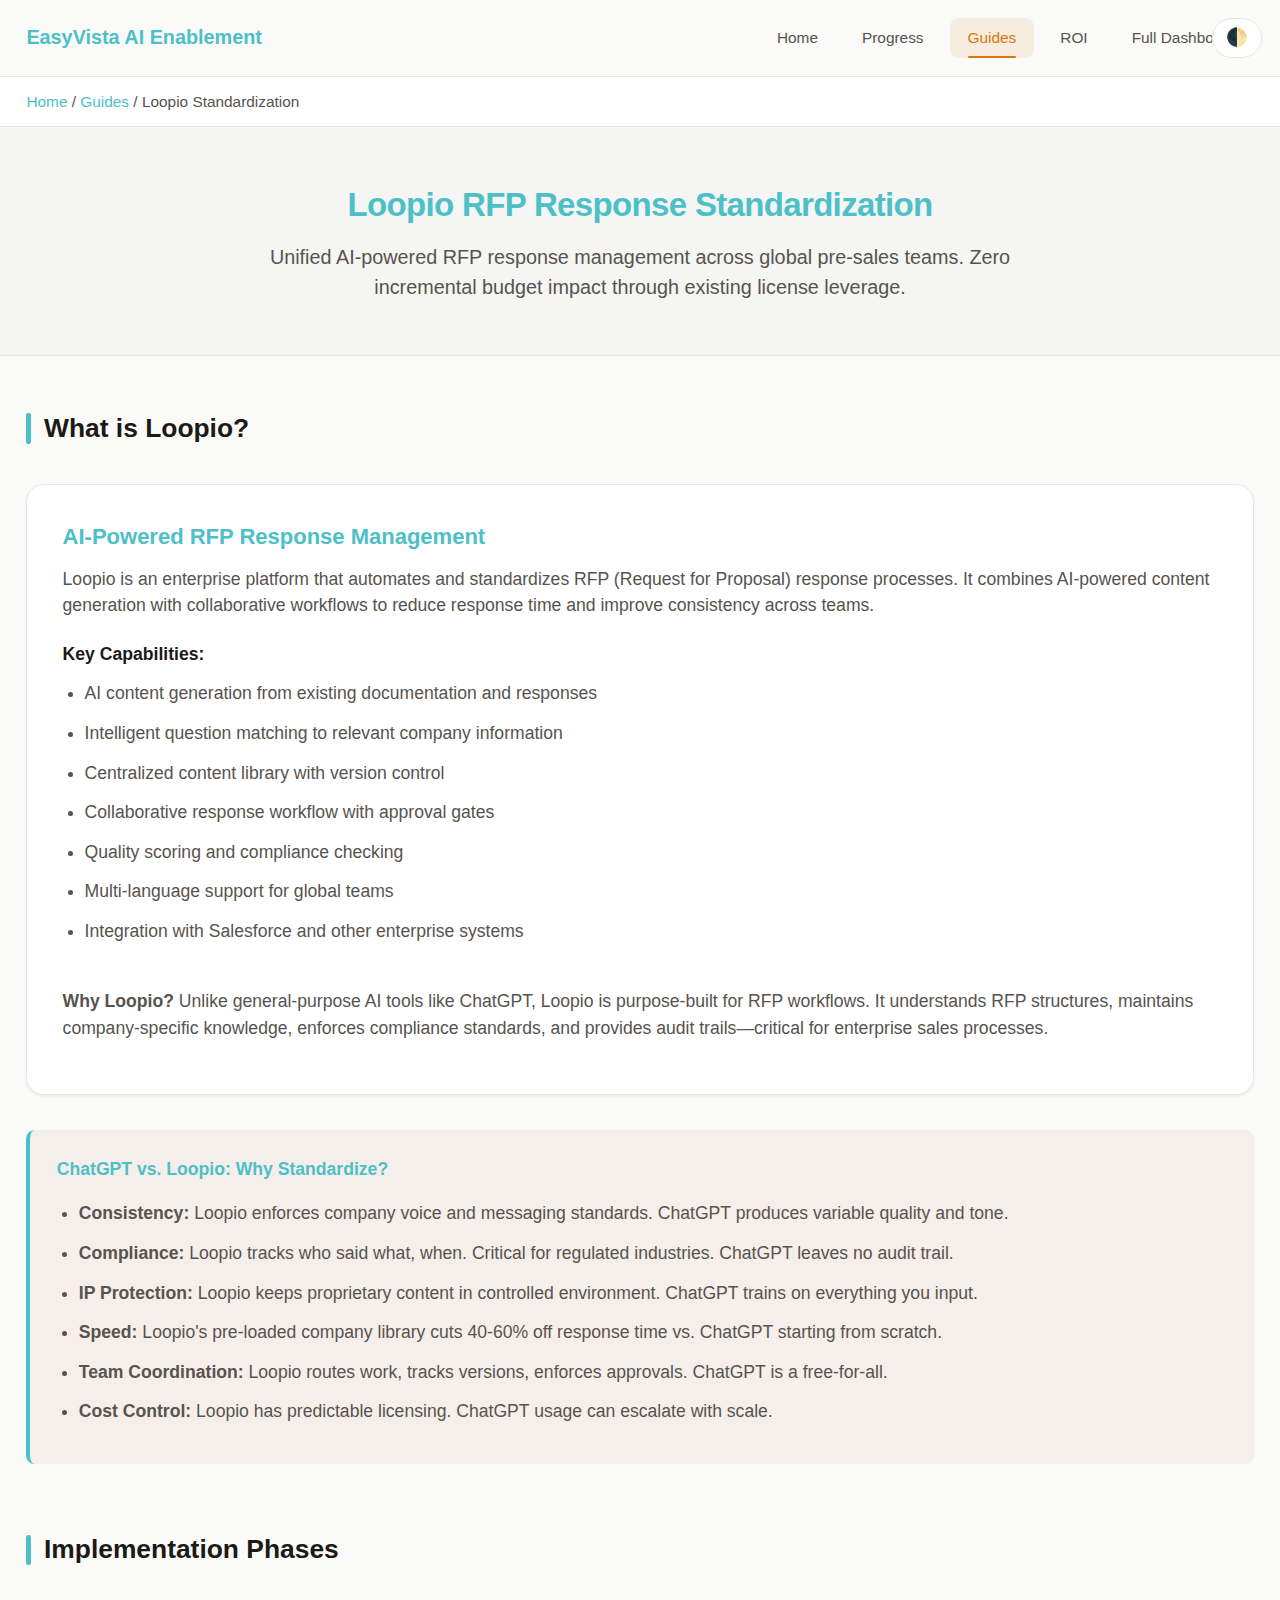
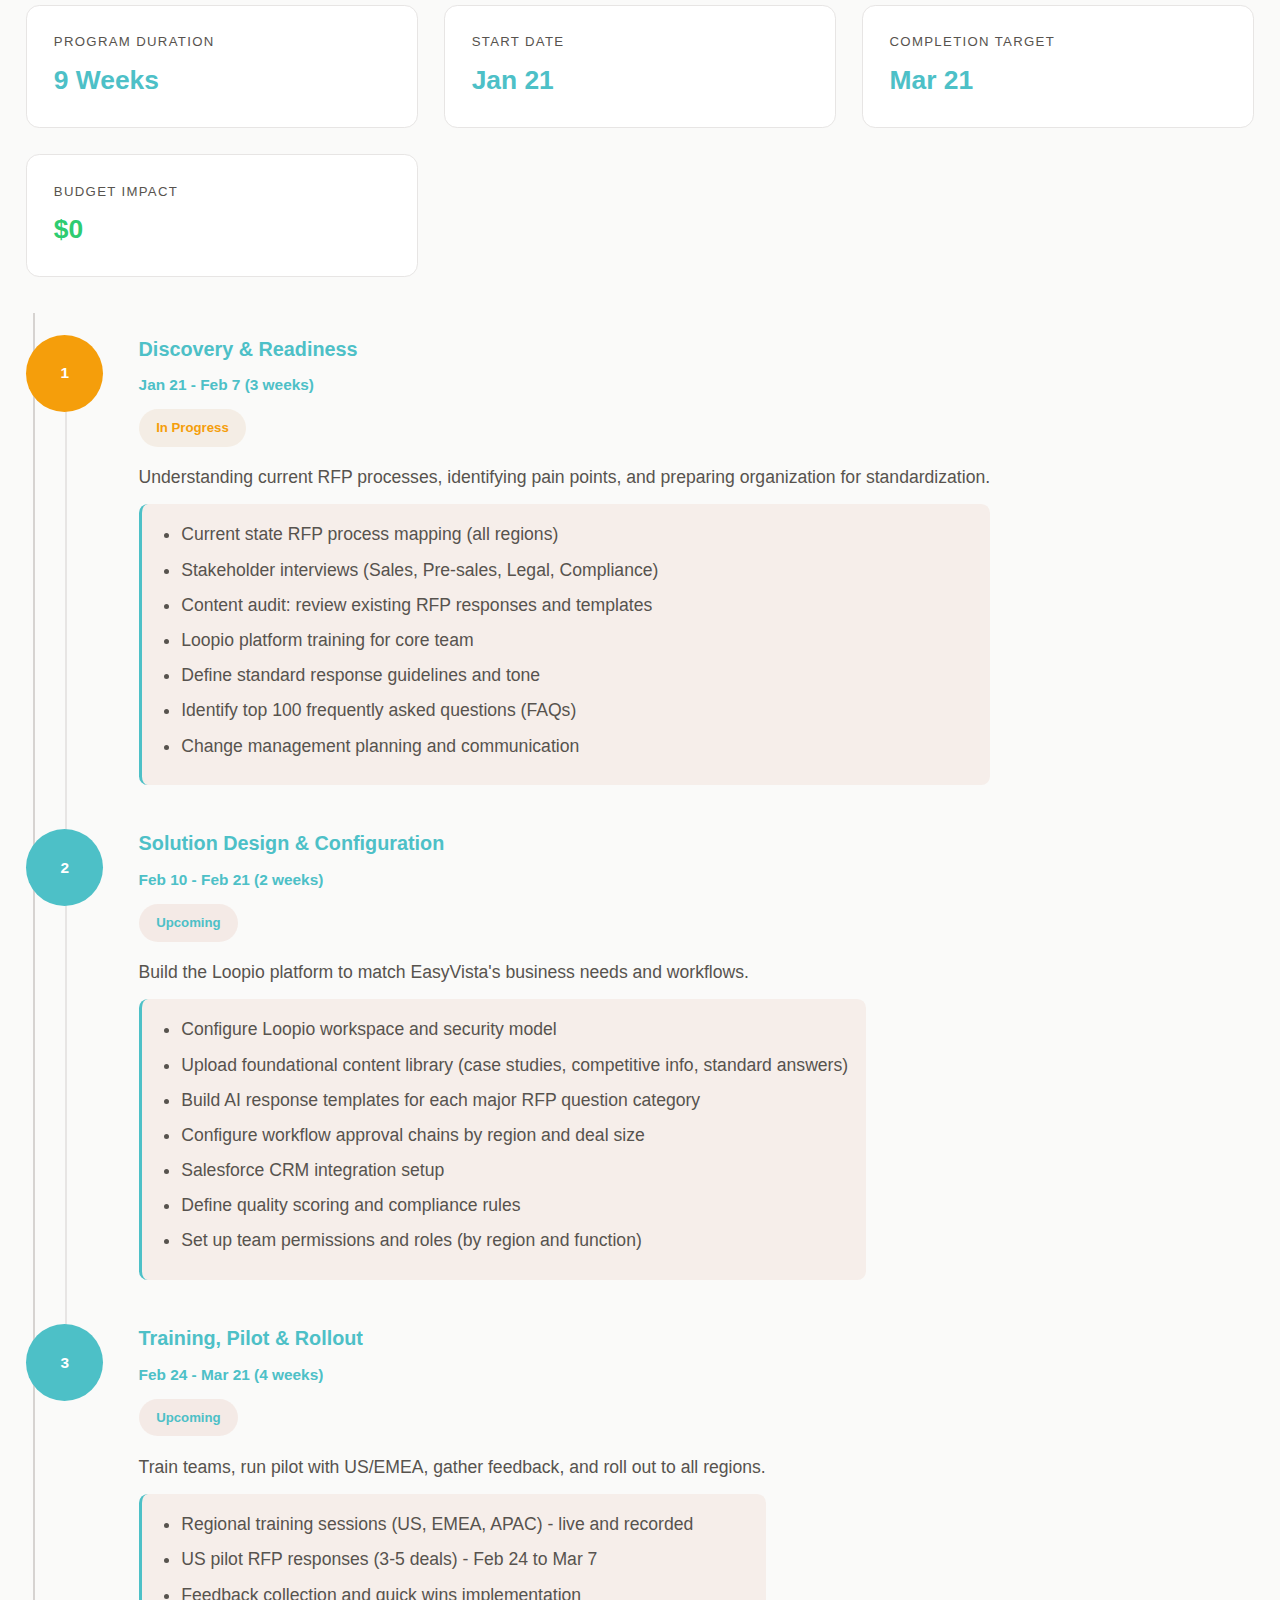
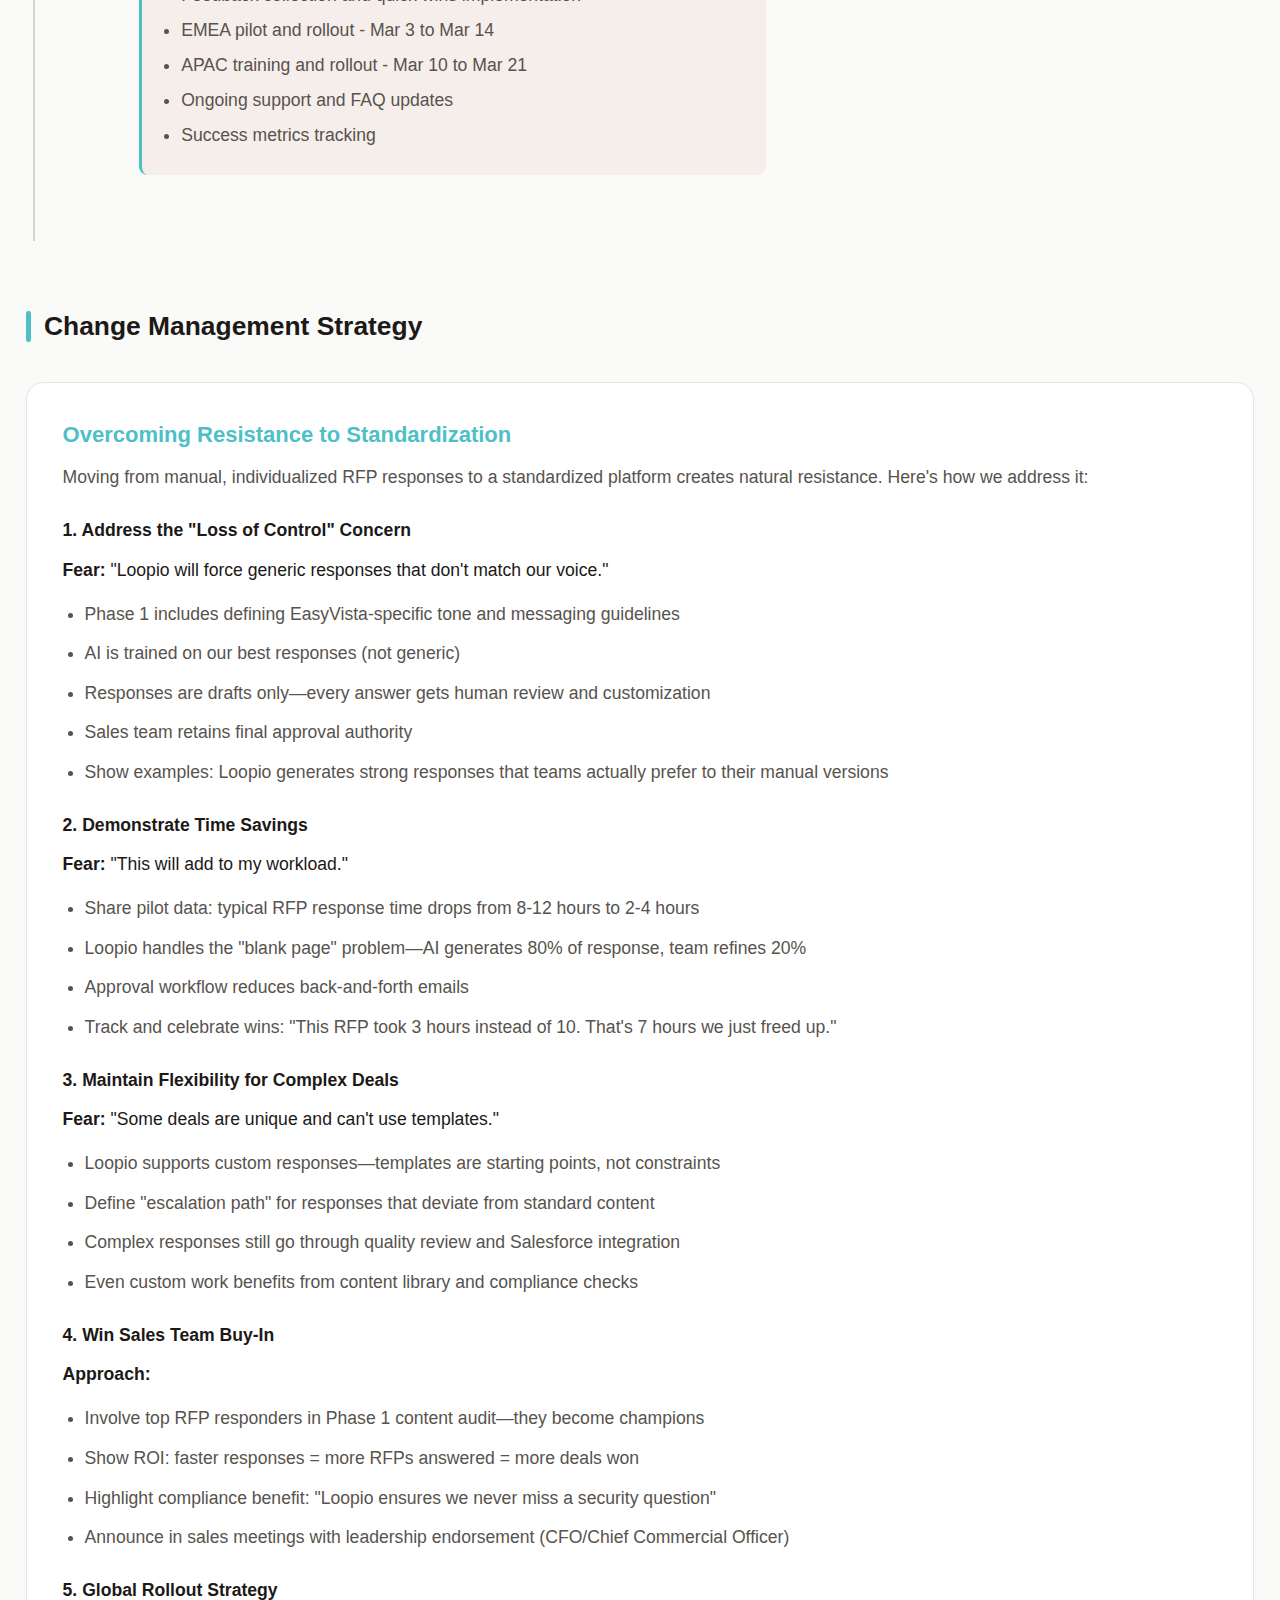
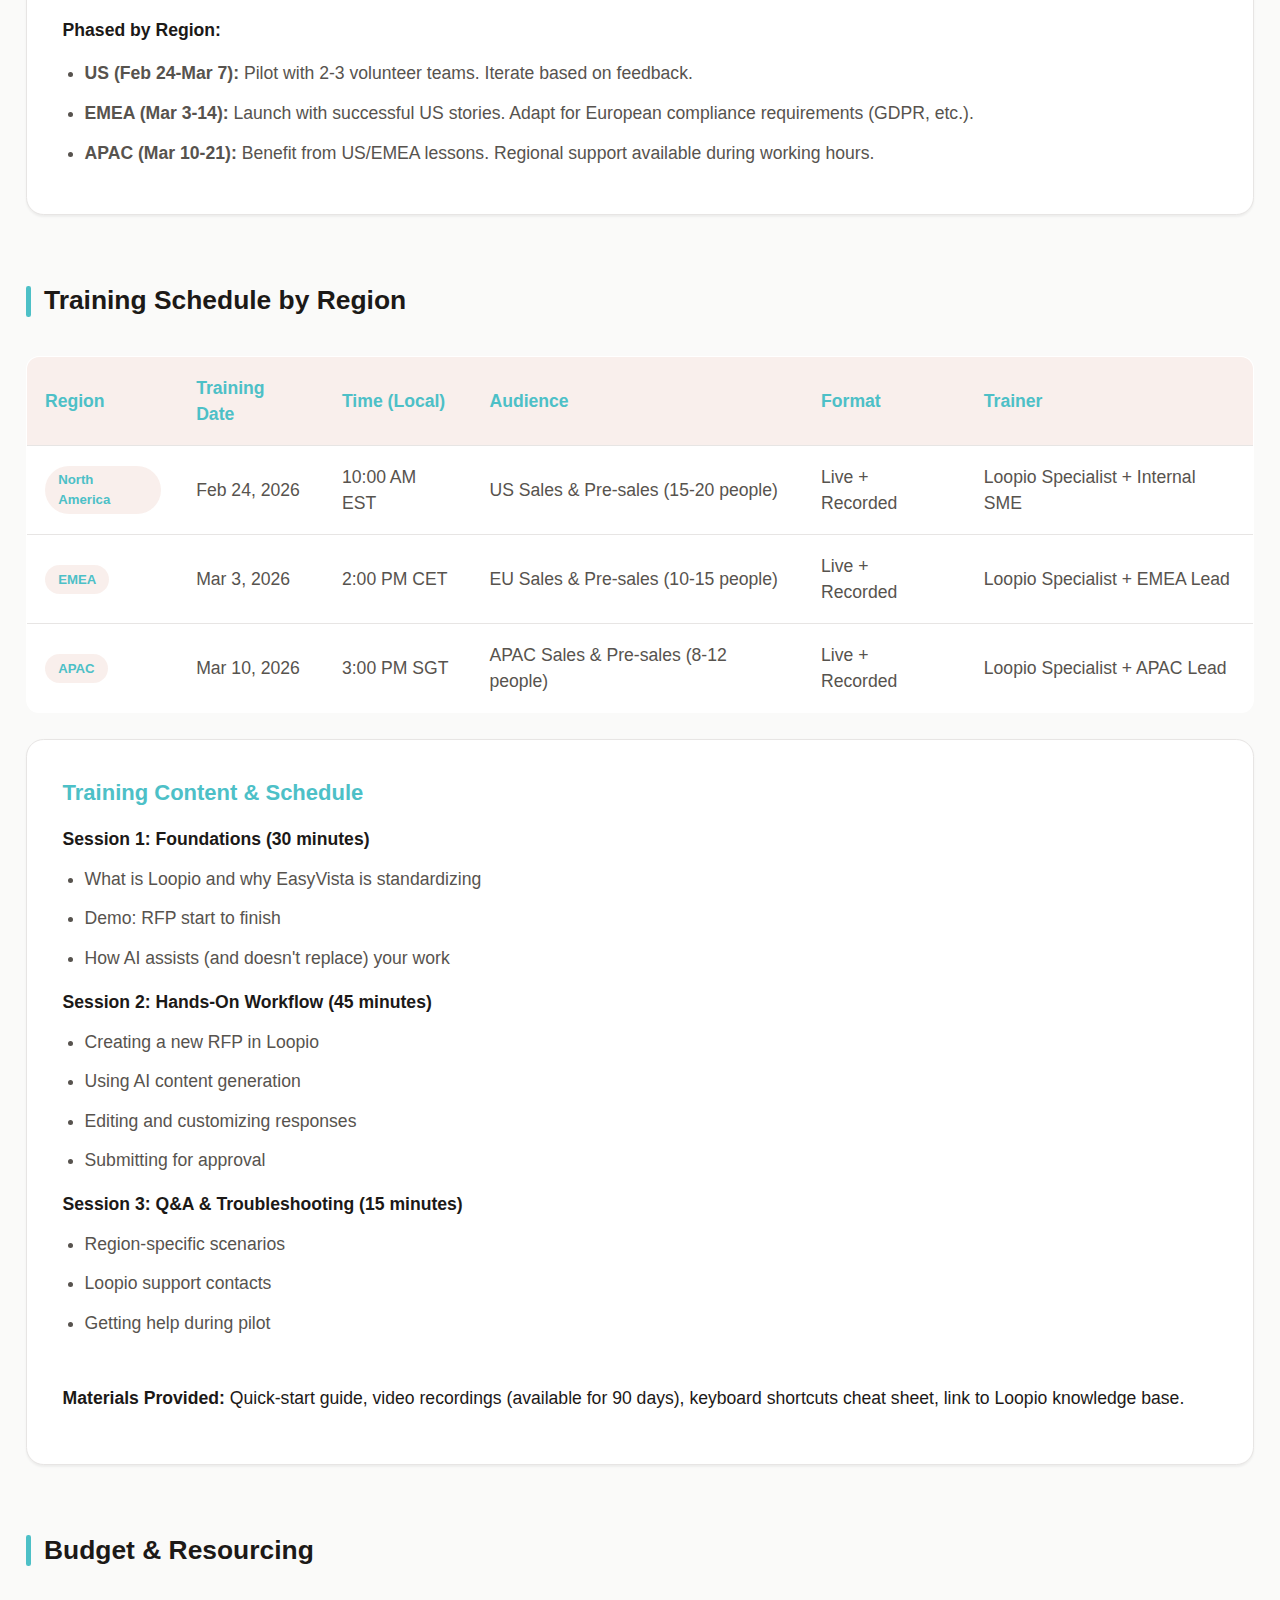
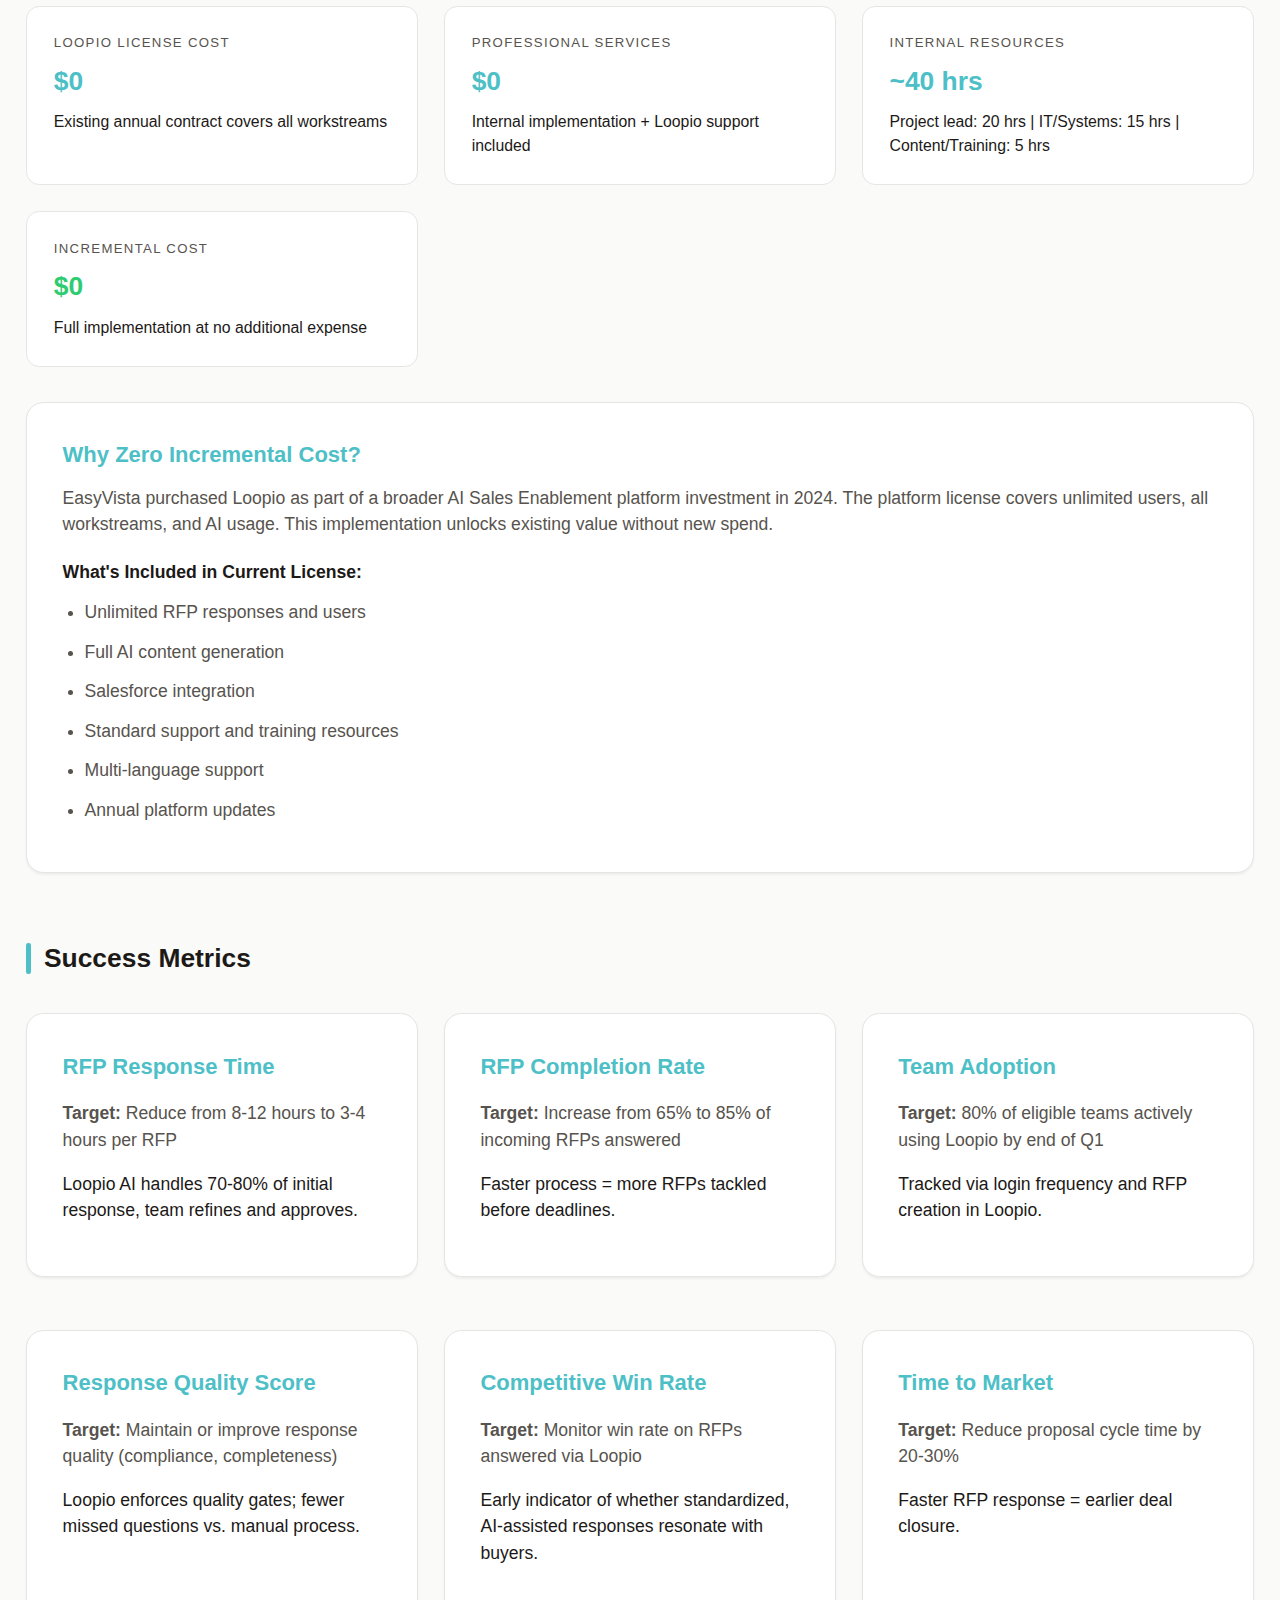
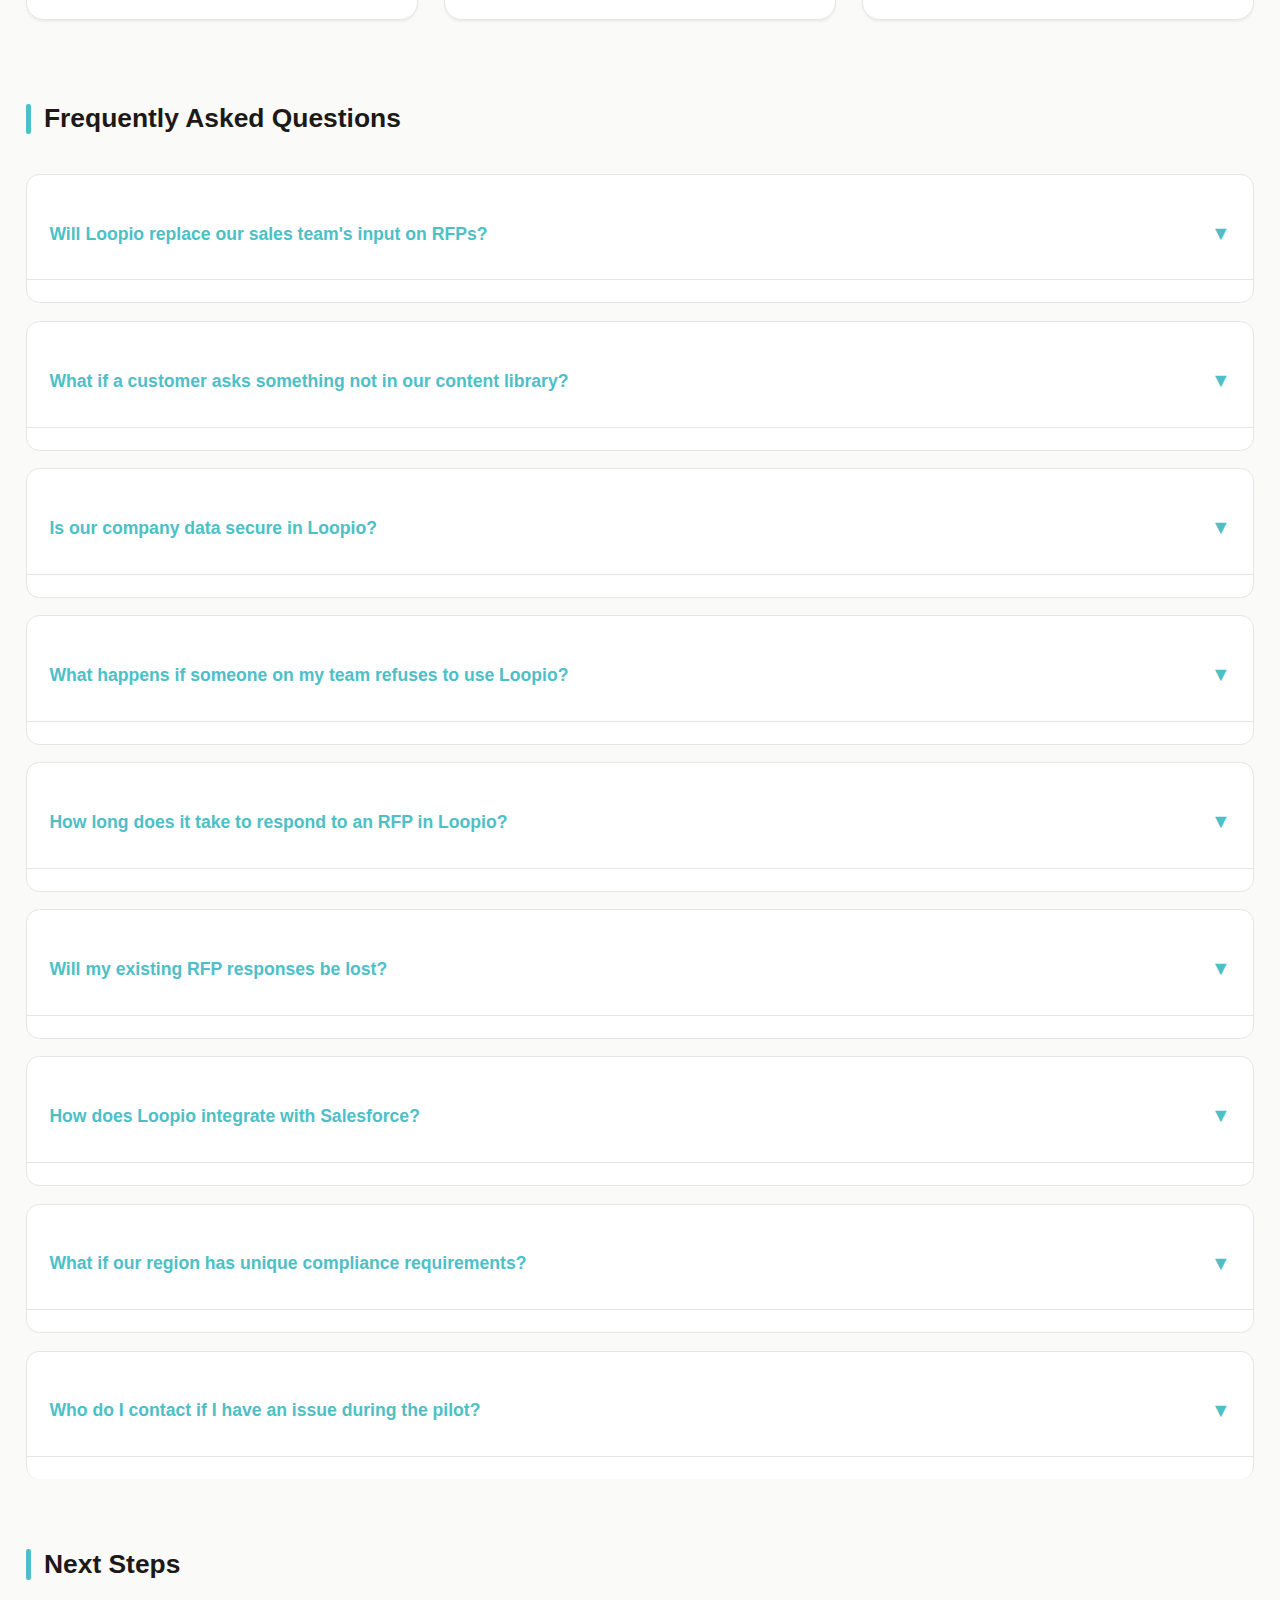
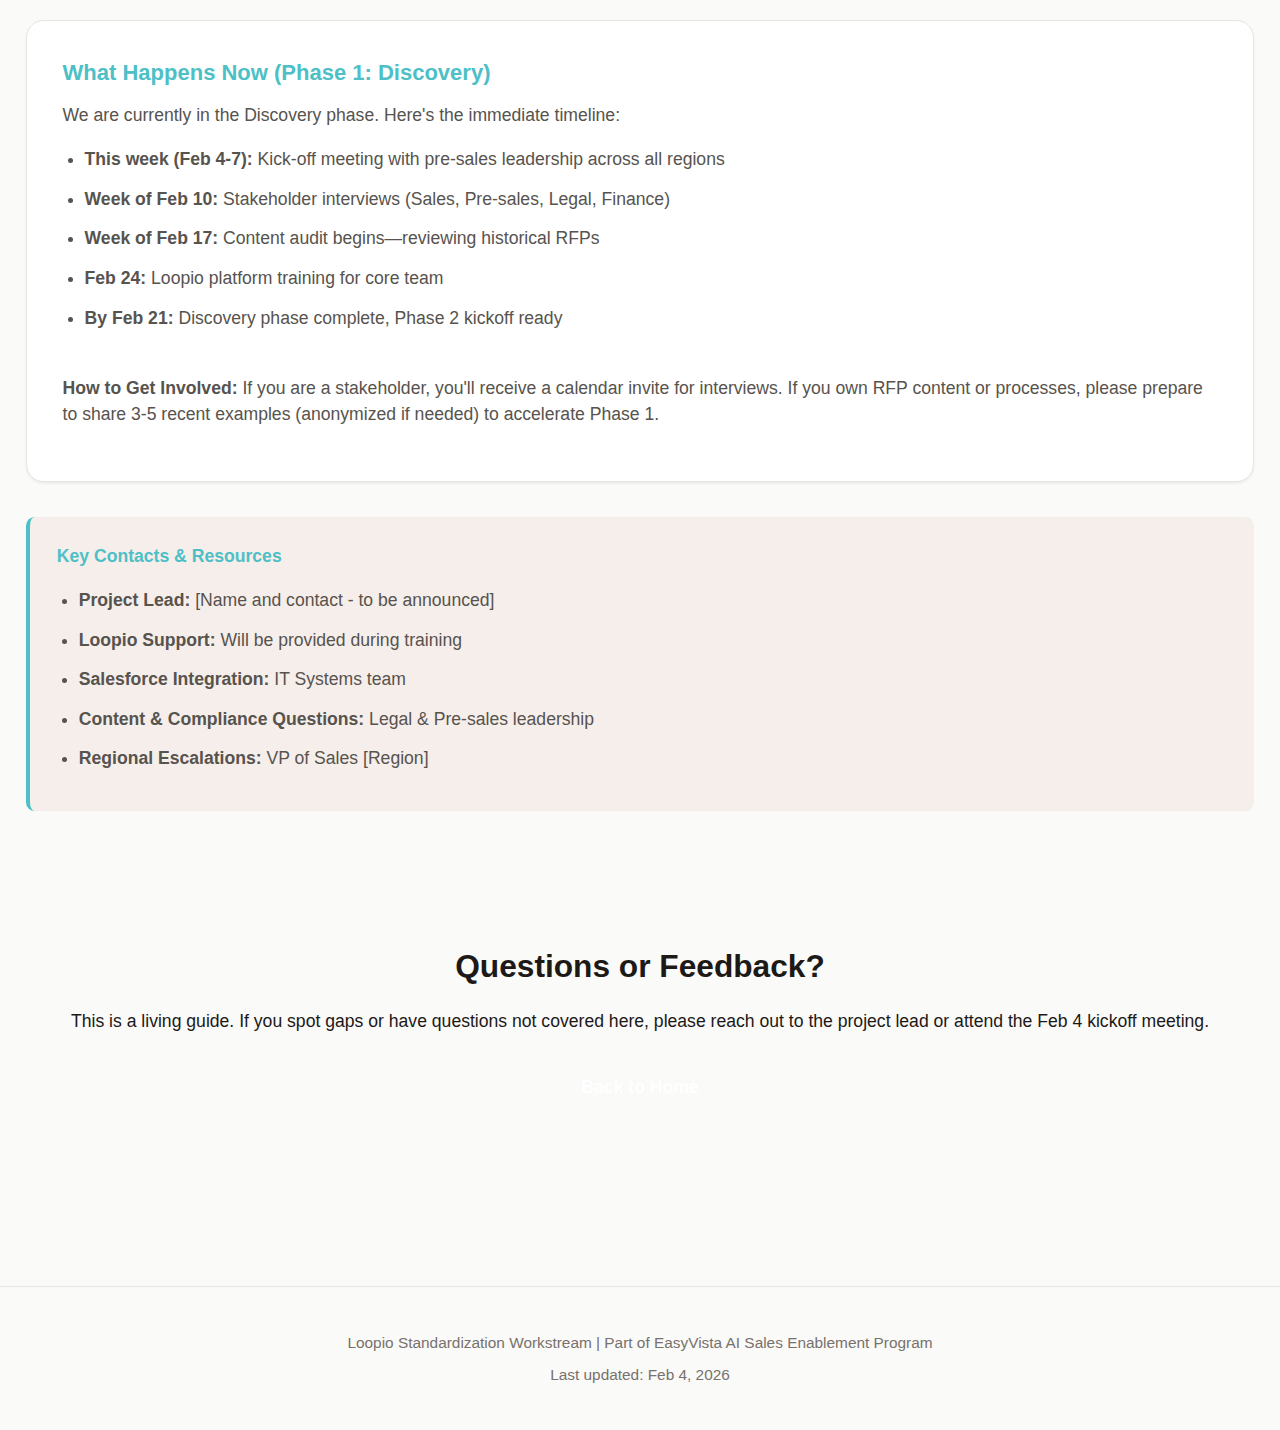
<file: portal/guides/loopio.html>
<!DOCTYPE html>
<html lang="en">
<head>
    <meta charset="UTF-8">
    <meta name="viewport" content="width=device-width, initial-scale=1.0">
    <title>Loopio Standardization Guide | EasyVista AI Sales Enablement</title>
    <link rel="icon" href="../../favicon.svg" type="image/svg+xml">
    <meta name="theme-color" content="#c96442">
    <link rel="stylesheet" href="../css/design-system.css">
    <style>
        .breadcrumb {
            padding: var(--space-3) var(--space-6);
            background: var(--color-bg-card);
            border-bottom: 1px solid var(--color-border);
            font-size: var(--font-size-sm);
        }
        .breadcrumb a {
            color: var(--color-ev-teal);
            text-decoration: none;
        }
        .breadcrumb a:hover { text-decoration: underline; }
        .breadcrumb span { color: var(--color-text-secondary); }

        .hero {
            text-align: center;
            padding: var(--space-12) var(--space-6);
            background: var(--color-bg-secondary);
            border-bottom: 1px solid var(--color-border);
        }
        .hero h1 {
            font-size: var(--font-size-3xl);
            color: var(--color-ev-teal);
            margin-bottom: var(--space-3);
            letter-spacing: -0.02em;
        }
        .hero p {
            font-size: var(--font-size-lg);
            color: var(--color-text-secondary);
            max-width: 700px;
            margin: 0 auto;
        }

        .container { max-width: 1200px; margin: 0 auto; padding: var(--space-12) var(--space-6); }

        .section-title {
            font-size: var(--font-size-2xl);
            margin-bottom: var(--space-8);
            display: flex;
            align-items: center;
            gap: var(--space-3);
        }
        .section-title::before {
            content: '';
            width: 4px;
            height: 28px;
            background: var(--color-ev-teal);
            border-radius: 2px;
        }

        .card {
            background: var(--color-bg-card);
            border: 1px solid var(--color-border);
            border-radius: var(--radius-xl);
            padding: var(--space-8);
            margin-bottom: var(--space-6);
            transition: transform var(--transition-normal), box-shadow var(--transition-normal);
        }
        .card:hover {
            transform: translateY(-4px);
            box-shadow: var(--shadow-lg);
        }
        .card h3 {
            font-size: var(--font-size-xl);
            margin-bottom: var(--space-3);
            color: var(--color-ev-teal);
        }
        .card p {
            color: var(--color-text-secondary);
            margin-bottom: var(--space-4);
        }
        .card li {
            color: var(--color-text-secondary);
            margin-bottom: var(--space-3);
            margin-left: var(--space-5);
        }

        .info-grid {
            display: grid;
            grid-template-columns: repeat(auto-fit, minmax(280px, 1fr));
            gap: var(--space-6);
            margin: var(--space-8) 0;
        }
        .info-item {
            background: var(--color-bg-card);
            border: 1px solid var(--color-border);
            border-radius: var(--radius-lg);
            padding: var(--space-6);
        }
        .info-item-label {
            font-size: var(--font-size-xs);
            color: var(--color-text-secondary);
            text-transform: uppercase;
            letter-spacing: 0.1em;
            margin-bottom: var(--space-2);
        }
        .info-item-value {
            font-size: var(--font-size-2xl);
            font-weight: 700;
            color: var(--color-ev-teal);
        }

        .timeline {
            position: relative;
            padding: var(--space-5) 0;
        }
        .timeline-item {
            display: flex;
            gap: var(--space-8);
            margin-bottom: var(--space-10);
            position: relative;
        }
        .timeline-item::before {
            content: '';
            position: absolute;
            left: 35px;
            top: 60px;
            width: 2px;
            height: calc(100% + 30px);
            background: var(--color-border);
        }
        .timeline-item:last-child::before { display: none; }
        .timeline-dot {
            width: 70px;
            height: 70px;
            border-radius: 50%;
            background: var(--color-ev-teal);
            display: flex;
            align-items: center;
            justify-content: center;
            font-weight: 700;
            color: white;
            font-size: var(--font-size-sm);
            flex-shrink: 0;
            position: relative;
            z-index: 1;
        }
        .timeline-dot.active { background: var(--color-accent-secondary); }
        .timeline-content h4 {
            font-size: var(--font-size-lg);
            margin-bottom: var(--space-2);
            color: var(--color-ev-teal);
        }
        .timeline-content p {
            color: var(--color-text-secondary);
            margin-bottom: var(--space-3);
        }
        .timeline-dates {
            font-size: var(--font-size-sm);
            color: var(--color-ev-teal);
            font-weight: 600;
            margin-bottom: var(--space-3);
        }
        .timeline-details {
            background: rgba(201, 100, 66, 0.08);
            border-left: 3px solid var(--color-ev-teal);
            padding: var(--space-4);
            border-radius: var(--radius-md);
            margin-top: var(--space-3);
        }
        .timeline-details li {
            margin-bottom: var(--space-2);
            color: var(--color-text-secondary);
            margin-left: var(--space-5);
        }

        .faq-section {
            margin-top: var(--space-12);
        }
        .faq-item {
            background: var(--color-bg-card);
            border: 1px solid var(--color-border);
            border-radius: var(--radius-lg);
            margin-bottom: var(--space-4);
            overflow: hidden;
        }
        .faq-question {
            padding: var(--space-5);
            cursor: pointer;
            display: flex;
            justify-content: space-between;
            align-items: center;
            font-weight: 600;
            color: var(--color-ev-teal);
            user-select: none;
            transition: background var(--transition-fast);
        }
        .faq-question:hover {
            background: rgba(201, 100, 66, 0.05);
        }
        .faq-answer {
            max-height: 0;
            overflow: hidden;
            transition: max-height 0.3s;
            border-top: 1px solid var(--color-border);
        }
        .faq-answer.open {
            max-height: 500px;
        }
        .faq-answer-content {
            padding: var(--space-5);
            color: var(--color-text-secondary);
        }
        .faq-toggle {
            font-size: var(--font-size-lg);
            transition: transform 0.3s;
        }
        .faq-toggle.open { transform: rotate(180deg); }

        .region-table {
            width: 100%;
            border-collapse: collapse;
            background: var(--color-bg-card);
            border: 1px solid var(--color-border);
            border-radius: var(--radius-lg);
            overflow: hidden;
            margin: var(--space-6) 0;
        }
        .region-table th {
            background: rgba(201, 100, 66, 0.1);
            padding: var(--space-4);
            text-align: left;
            font-weight: 600;
            color: var(--color-ev-teal);
            border-bottom: 1px solid var(--color-border);
        }
        .region-table td {
            padding: var(--space-4);
            border-bottom: 1px solid var(--color-border);
            color: var(--color-text-secondary);
        }
        .region-table tr:last-child td { border-bottom: none; }
        .region-badge {
            display: inline-block;
            padding: var(--space-1) var(--space-3);
            border-radius: var(--radius-full);
            font-size: var(--font-size-xs);
            font-weight: 600;
            background: rgba(201, 100, 66, 0.1);
            color: var(--color-ev-teal);
        }

        .key-points {
            background: rgba(201, 100, 66, 0.08);
            border-left: 4px solid var(--color-ev-teal);
            padding: var(--space-6);
            border-radius: var(--radius-md);
            margin: var(--space-8) 0;
        }
        .key-points h4 {
            color: var(--color-ev-teal);
            margin-bottom: var(--space-4);
            font-size: var(--font-size-base);
        }
        .key-points li {
            margin-bottom: var(--space-3);
            margin-left: var(--space-5);
            color: var(--color-text-secondary);
        }

        .status-badge {
            display: inline-block;
            padding: var(--space-2) var(--space-4);
            border-radius: var(--radius-full);
            font-size: var(--font-size-xs);
            font-weight: 600;
            margin-bottom: var(--space-4);
        }
        .status-badge.in-progress {
            background: rgba(212, 165, 116, 0.15);
            color: var(--color-accent-secondary);
        }
        .status-badge.upcoming {
            background: rgba(201, 100, 66, 0.1);
            color: var(--color-ev-teal);
        }

        @media (max-width: 768px) {
            .hero h1 { font-size: var(--font-size-2xl); }
            .timeline-item { gap: var(--space-4); }
            .timeline-dot { width: 50px; height: 50px; font-size: 0.8rem; }
            .timeline-item::before { left: 25px; }
            .info-grid { grid-template-columns: 1fr; }
        }
    </style>
</head>
<body>
    <button class="theme-toggle" onclick="toggleTheme()">🌓</button>

    <nav class="nav">
        <div class="nav__inner">
            <a href="../index.html" class="nav__brand">EasyVista AI Enablement</a>
            <button class="nav__toggle" onclick="toggleNav()" aria-label="Toggle navigation">☰</button>
            <div class="nav__links" id="nav-links">
                <a href="../index.html" class="nav__link">Home</a>
                <a href="../progress.html" class="nav__link">Progress</a>
                <a href="index.html" class="nav__link nav__link--active">Guides</a>
                <a href="../roi.html" class="nav__link">ROI</a>
                <a href="../../index.html" class="nav__link">Full Dashboard</a>
            </div>
        </div>
    </nav>

    <div class="breadcrumb">
        <a href="../index.html">Home</a>
        <span> / </span>
        <a href="index.html">Guides</a>
        <span> / </span>
        <span>Loopio Standardization</span>
    </div>

    <section class="hero">
        <h1>Loopio RFP Response Standardization</h1>
        <p>Unified AI-powered RFP response management across global pre-sales teams. Zero incremental budget impact through existing license leverage.</p>
    </section>

    <main class="container">
        <!-- What is Loopio -->
        <section>
            <h2 class="section-title">What is Loopio?</h2>
            <div class="card">
                <h3>AI-Powered RFP Response Management</h3>
                <p>Loopio is an enterprise platform that automates and standardizes RFP (Request for Proposal) response processes. It combines AI-powered content generation with collaborative workflows to reduce response time and improve consistency across teams.</p>
                <h4 style="color: var(--ev-teal); margin: 20px 0 12px 0; font-size: 1rem;">Key Capabilities:</h4>
                <ul>
                    <li>AI content generation from existing documentation and responses</li>
                    <li>Intelligent question matching to relevant company information</li>
                    <li>Centralized content library with version control</li>
                    <li>Collaborative response workflow with approval gates</li>
                    <li>Quality scoring and compliance checking</li>
                    <li>Multi-language support for global teams</li>
                    <li>Integration with Salesforce and other enterprise systems</li>
                </ul>
                <p style="margin-top: 20px; padding-top: 20px; border-top: 1px solid var(--border-color);"><strong>Why Loopio?</strong> Unlike general-purpose AI tools like ChatGPT, Loopio is purpose-built for RFP workflows. It understands RFP structures, maintains company-specific knowledge, enforces compliance standards, and provides audit trails—critical for enterprise sales processes.</p>
            </div>

            <div class="key-points">
                <h4>ChatGPT vs. Loopio: Why Standardize?</h4>
                <ul>
                    <li><strong>Consistency:</strong> Loopio enforces company voice and messaging standards. ChatGPT produces variable quality and tone.</li>
                    <li><strong>Compliance:</strong> Loopio tracks who said what, when. Critical for regulated industries. ChatGPT leaves no audit trail.</li>
                    <li><strong>IP Protection:</strong> Loopio keeps proprietary content in controlled environment. ChatGPT trains on everything you input.</li>
                    <li><strong>Speed:</strong> Loopio's pre-loaded company library cuts 40-60% off response time vs. ChatGPT starting from scratch.</li>
                    <li><strong>Team Coordination:</strong> Loopio routes work, tracks versions, enforces approvals. ChatGPT is a free-for-all.</li>
                    <li><strong>Cost Control:</strong> Loopio has predictable licensing. ChatGPT usage can escalate with scale.</li>
                </ul>
            </div>
        </section>

        <!-- Implementation Overview -->
        <section style="margin-top: 60px;">
            <h2 class="section-title">Implementation Phases</h2>

            <div class="info-grid">
                <div class="info-item">
                    <div class="info-item-label">Program Duration</div>
                    <div class="info-item-value">9 Weeks</div>
                </div>
                <div class="info-item">
                    <div class="info-item-label">Start Date</div>
                    <div class="info-item-value">Jan 21</div>
                </div>
                <div class="info-item">
                    <div class="info-item-label">Completion Target</div>
                    <div class="info-item-value">Mar 21</div>
                </div>
                <div class="info-item">
                    <div class="info-item-label">Budget Impact</div>
                    <div class="info-item-value" style="color: #2ecc71;">$0</div>
                </div>
            </div>

            <div class="timeline">
                <!-- Phase 1 -->
                <div class="timeline-item">
                    <div class="timeline-dot active">1</div>
                    <div class="timeline-content">
                        <h4>Discovery & Readiness</h4>
                        <div class="timeline-dates">Jan 21 - Feb 7 (3 weeks)</div>
                        <div class="status-badge in-progress">In Progress</div>
                        <p>Understanding current RFP processes, identifying pain points, and preparing organization for standardization.</p>
                        <div class="timeline-details">
                            <ul>
                                <li>Current state RFP process mapping (all regions)</li>
                                <li>Stakeholder interviews (Sales, Pre-sales, Legal, Compliance)</li>
                                <li>Content audit: review existing RFP responses and templates</li>
                                <li>Loopio platform training for core team</li>
                                <li>Define standard response guidelines and tone</li>
                                <li>Identify top 100 frequently asked questions (FAQs)</li>
                                <li>Change management planning and communication</li>
                            </ul>
                        </div>
                    </div>
                </div>

                <!-- Phase 2 -->
                <div class="timeline-item">
                    <div class="timeline-dot">2</div>
                    <div class="timeline-content">
                        <h4>Solution Design & Configuration</h4>
                        <div class="timeline-dates">Feb 10 - Feb 21 (2 weeks)</div>
                        <div class="status-badge upcoming">Upcoming</div>
                        <p>Build the Loopio platform to match EasyVista's business needs and workflows.</p>
                        <div class="timeline-details">
                            <ul>
                                <li>Configure Loopio workspace and security model</li>
                                <li>Upload foundational content library (case studies, competitive info, standard answers)</li>
                                <li>Build AI response templates for each major RFP question category</li>
                                <li>Configure workflow approval chains by region and deal size</li>
                                <li>Salesforce CRM integration setup</li>
                                <li>Define quality scoring and compliance rules</li>
                                <li>Set up team permissions and roles (by region and function)</li>
                            </ul>
                        </div>
                    </div>
                </div>

                <!-- Phase 3 -->
                <div class="timeline-item">
                    <div class="timeline-dot">3</div>
                    <div class="timeline-content">
                        <h4>Training, Pilot & Rollout</h4>
                        <div class="timeline-dates">Feb 24 - Mar 21 (4 weeks)</div>
                        <div class="status-badge upcoming">Upcoming</div>
                        <p>Train teams, run pilot with US/EMEA, gather feedback, and roll out to all regions.</p>
                        <div class="timeline-details">
                            <ul>
                                <li>Regional training sessions (US, EMEA, APAC) - live and recorded</li>
                                <li>US pilot RFP responses (3-5 deals) - Feb 24 to Mar 7</li>
                                <li>Feedback collection and quick wins implementation</li>
                                <li>EMEA pilot and rollout - Mar 3 to Mar 14</li>
                                <li>APAC training and rollout - Mar 10 to Mar 21</li>
                                <li>Ongoing support and FAQ updates</li>
                                <li>Success metrics tracking</li>
                            </ul>
                        </div>
                    </div>
                </div>
            </div>
        </section>

        <!-- Change Management -->
        <section style="margin-top: 60px;">
            <h2 class="section-title">Change Management Strategy</h2>

            <div class="card">
                <h3>Overcoming Resistance to Standardization</h3>
                <p>Moving from manual, individualized RFP responses to a standardized platform creates natural resistance. Here's how we address it:</p>

                <h4 style="color: var(--ev-teal); margin: 24px 0 12px 0; font-size: 1rem;">1. Address the "Loss of Control" Concern</h4>
                <p style="color: var(--text-secondary); margin-bottom: 16px;"><strong>Fear:</strong> "Loopio will force generic responses that don't match our voice."</p>
                <ul>
                    <li>Phase 1 includes defining EasyVista-specific tone and messaging guidelines</li>
                    <li>AI is trained on our best responses (not generic)</li>
                    <li>Responses are drafts only—every answer gets human review and customization</li>
                    <li>Sales team retains final approval authority</li>
                    <li>Show examples: Loopio generates strong responses that teams actually prefer to their manual versions</li>
                </ul>

                <h4 style="color: var(--ev-teal); margin: 24px 0 12px 0; font-size: 1rem;">2. Demonstrate Time Savings</h4>
                <p style="color: var(--text-secondary); margin-bottom: 16px;"><strong>Fear:</strong> "This will add to my workload."</p>
                <ul>
                    <li>Share pilot data: typical RFP response time drops from 8-12 hours to 2-4 hours</li>
                    <li>Loopio handles the "blank page" problem—AI generates 80% of response, team refines 20%</li>
                    <li>Approval workflow reduces back-and-forth emails</li>
                    <li>Track and celebrate wins: "This RFP took 3 hours instead of 10. That's 7 hours we just freed up."</li>
                </ul>

                <h4 style="color: var(--ev-teal); margin: 24px 0 12px 0; font-size: 1rem;">3. Maintain Flexibility for Complex Deals</h4>
                <p style="color: var(--text-secondary); margin-bottom: 16px;"><strong>Fear:</strong> "Some deals are unique and can't use templates."</p>
                <ul>
                    <li>Loopio supports custom responses—templates are starting points, not constraints</li>
                    <li>Define "escalation path" for responses that deviate from standard content</li>
                    <li>Complex responses still go through quality review and Salesforce integration</li>
                    <li>Even custom work benefits from content library and compliance checks</li>
                </ul>

                <h4 style="color: var(--ev-teal); margin: 24px 0 12px 0; font-size: 1rem;">4. Win Sales Team Buy-In</h4>
                <p style="color: var(--text-secondary); margin-bottom: 16px;"><strong>Approach:</strong></p>
                <ul>
                    <li>Involve top RFP responders in Phase 1 content audit—they become champions</li>
                    <li>Show ROI: faster responses = more RFPs answered = more deals won</li>
                    <li>Highlight compliance benefit: "Loopio ensures we never miss a security question"</li>
                    <li>Announce in sales meetings with leadership endorsement (CFO/Chief Commercial Officer)</li>
                </ul>

                <h4 style="color: var(--ev-teal); margin: 24px 0 12px 0; font-size: 1rem;">5. Global Rollout Strategy</h4>
                <p style="color: var(--text-secondary); margin-bottom: 16px;"><strong>Phased by Region:</strong></p>
                <ul>
                    <li><strong>US (Feb 24-Mar 7):</strong> Pilot with 2-3 volunteer teams. Iterate based on feedback.</li>
                    <li><strong>EMEA (Mar 3-14):</strong> Launch with successful US stories. Adapt for European compliance requirements (GDPR, etc.).</li>
                    <li><strong>APAC (Mar 10-21):</strong> Benefit from US/EMEA lessons. Regional support available during working hours.</li>
                </ul>
            </div>
        </section>

        <!-- Training Schedule -->
        <section style="margin-top: 60px;">
            <h2 class="section-title">Training Schedule by Region</h2>

            <table class="region-table">
                <thead>
                    <tr>
                        <th>Region</th>
                        <th>Training Date</th>
                        <th>Time (Local)</th>
                        <th>Audience</th>
                        <th>Format</th>
                        <th>Trainer</th>
                    </tr>
                </thead>
                <tbody>
                    <tr>
                        <td><span class="region-badge">North America</span></td>
                        <td>Feb 24, 2026</td>
                        <td>10:00 AM EST</td>
                        <td>US Sales & Pre-sales (15-20 people)</td>
                        <td>Live + Recorded</td>
                        <td>Loopio Specialist + Internal SME</td>
                    </tr>
                    <tr>
                        <td><span class="region-badge">EMEA</span></td>
                        <td>Mar 3, 2026</td>
                        <td>2:00 PM CET</td>
                        <td>EU Sales & Pre-sales (10-15 people)</td>
                        <td>Live + Recorded</td>
                        <td>Loopio Specialist + EMEA Lead</td>
                    </tr>
                    <tr>
                        <td><span class="region-badge">APAC</span></td>
                        <td>Mar 10, 2026</td>
                        <td>3:00 PM SGT</td>
                        <td>APAC Sales & Pre-sales (8-12 people)</td>
                        <td>Live + Recorded</td>
                        <td>Loopio Specialist + APAC Lead</td>
                    </tr>
                </tbody>
            </table>

            <div class="card" style="margin-top: 24px;">
                <h3>Training Content & Schedule</h3>
                <h4 style="color: var(--ev-teal); margin: 16px 0 12px 0; font-size: 1rem;">Session 1: Foundations (30 minutes)</h4>
                <ul>
                    <li>What is Loopio and why EasyVista is standardizing</li>
                    <li>Demo: RFP start to finish</li>
                    <li>How AI assists (and doesn't replace) your work</li>
                </ul>

                <h4 style="color: var(--ev-teal); margin: 16px 0 12px 0; font-size: 1rem;">Session 2: Hands-On Workflow (45 minutes)</h4>
                <ul>
                    <li>Creating a new RFP in Loopio</li>
                    <li>Using AI content generation</li>
                    <li>Editing and customizing responses</li>
                    <li>Submitting for approval</li>
                </ul>

                <h4 style="color: var(--ev-teal); margin: 16px 0 12px 0; font-size: 1rem;">Session 3: Q&A & Troubleshooting (15 minutes)</h4>
                <ul>
                    <li>Region-specific scenarios</li>
                    <li>Loopio support contacts</li>
                    <li>Getting help during pilot</li>
                </ul>

                <p style="margin-top: 24px; padding-top: 20px; border-top: 1px solid var(--border-color); color: var(--text-secondary);"><strong>Materials Provided:</strong> Quick-start guide, video recordings (available for 90 days), keyboard shortcuts cheat sheet, link to Loopio knowledge base.</p>
            </div>
        </section>

        <!-- Budget & Resources -->
        <section style="margin-top: 60px;">
            <h2 class="section-title">Budget & Resourcing</h2>

            <div class="info-grid">
                <div class="info-item">
                    <div class="info-item-label">Loopio License Cost</div>
                    <div class="info-item-value">$0</div>
                    <p style="margin-top: 8px; color: var(--text-secondary); font-size: 0.9rem;">Existing annual contract covers all workstreams</p>
                </div>
                <div class="info-item">
                    <div class="info-item-label">Professional Services</div>
                    <div class="info-item-value">$0</div>
                    <p style="margin-top: 8px; color: var(--text-secondary); font-size: 0.9rem;">Internal implementation + Loopio support included</p>
                </div>
                <div class="info-item">
                    <div class="info-item-label">Internal Resources</div>
                    <div class="info-item-value">~40 hrs</div>
                    <p style="margin-top: 8px; color: var(--text-secondary); font-size: 0.9rem;">Project lead: 20 hrs | IT/Systems: 15 hrs | Content/Training: 5 hrs</p>
                </div>
                <div class="info-item">
                    <div class="info-item-label">Incremental Cost</div>
                    <div class="info-item-value" style="color: #2ecc71;">$0</div>
                    <p style="margin-top: 8px; color: var(--text-secondary); font-size: 0.9rem;">Full implementation at no additional expense</p>
                </div>
            </div>

            <div class="card">
                <h3>Why Zero Incremental Cost?</h3>
                <p>EasyVista purchased Loopio as part of a broader AI Sales Enablement platform investment in 2024. The platform license covers unlimited users, all workstreams, and AI usage. This implementation unlocks existing value without new spend.</p>
                <h4 style="color: var(--ev-teal); margin: 20px 0 12px 0; font-size: 1rem;">What's Included in Current License:</h4>
                <ul>
                    <li>Unlimited RFP responses and users</li>
                    <li>Full AI content generation</li>
                    <li>Salesforce integration</li>
                    <li>Standard support and training resources</li>
                    <li>Multi-language support</li>
                    <li>Annual platform updates</li>
                </ul>
            </div>
        </section>

        <!-- Success Metrics -->
        <section style="margin-top: 60px;">
            <h2 class="section-title">Success Metrics</h2>

            <div class="cards-grid" style="display: grid; grid-template-columns: repeat(auto-fit, minmax(300px, 1fr)); gap: 24px;">
                <div class="card">
                    <h3>RFP Response Time</h3>
                    <p style="margin: 16px 0;"><strong style="color: var(--ev-teal);">Target:</strong> Reduce from 8-12 hours to 3-4 hours per RFP</p>
                    <p style="color: var(--text-secondary);">Loopio AI handles 70-80% of initial response, team refines and approves.</p>
                </div>
                <div class="card">
                    <h3>RFP Completion Rate</h3>
                    <p style="margin: 16px 0;"><strong style="color: var(--ev-teal);">Target:</strong> Increase from 65% to 85% of incoming RFPs answered</p>
                    <p style="color: var(--text-secondary);">Faster process = more RFPs tackled before deadlines.</p>
                </div>
                <div class="card">
                    <h3>Team Adoption</h3>
                    <p style="margin: 16px 0;"><strong style="color: var(--ev-teal);">Target:</strong> 80% of eligible teams actively using Loopio by end of Q1</p>
                    <p style="color: var(--text-secondary);">Tracked via login frequency and RFP creation in Loopio.</p>
                </div>
                <div class="card">
                    <h3>Response Quality Score</h3>
                    <p style="margin: 16px 0;"><strong style="color: var(--ev-teal);">Target:</strong> Maintain or improve response quality (compliance, completeness)</p>
                    <p style="color: var(--text-secondary);">Loopio enforces quality gates; fewer missed questions vs. manual process.</p>
                </div>
                <div class="card">
                    <h3>Competitive Win Rate</h3>
                    <p style="margin: 16px 0;"><strong style="color: var(--ev-teal);">Target:</strong> Monitor win rate on RFPs answered via Loopio</p>
                    <p style="color: var(--text-secondary);">Early indicator of whether standardized, AI-assisted responses resonate with buyers.</p>
                </div>
                <div class="card">
                    <h3>Time to Market</h3>
                    <p style="margin: 16px 0;"><strong style="color: var(--ev-teal);">Target:</strong> Reduce proposal cycle time by 20-30%</p>
                    <p style="color: var(--text-secondary);">Faster RFP response = earlier deal closure.</p>
                </div>
            </div>
        </section>

        <!-- FAQ -->
        <section class="faq-section">
            <h2 class="section-title">Frequently Asked Questions</h2>

            <div class="faq-item">
                <div class="faq-question" onclick="toggleFAQ(event)">
                    <span>Will Loopio replace our sales team's input on RFPs?</span>
                    <span class="faq-toggle">▼</span>
                </div>
                <div class="faq-answer">
                    <div class="faq-answer-content">
                        <p>No. Loopio is an assistant, not a replacement. The AI generates initial drafts based on company content and best practices. Your team reviews, customizes, and approves every response. Complex or competitive issues get even more human attention.</p>
                    </div>
                </div>
            </div>

            <div class="faq-item">
                <div class="faq-question" onclick="toggleFAQ(event)">
                    <span>What if a customer asks something not in our content library?</span>
                    <span class="faq-toggle">▼</span>
                </div>
                <div class="faq-answer">
                    <div class="faq-answer-content">
                        <p>Loopio will flag it as a gap and suggest research or consultation with SMEs. Your team fills the gap manually, then Loopio adds it to the library for future reuse. Over time, the library becomes more complete and AI gets smarter.</p>
                    </div>
                </div>
            </div>

            <div class="faq-item">
                <div class="faq-question" onclick="toggleFAQ(event)">
                    <span>Is our company data secure in Loopio?</span>
                    <span class="faq-toggle">▼</span>
                </div>
                <div class="faq-answer">
                    <div class="faq-answer-content">
                        <p>Yes. Loopio is SOC 2 Type II certified. Data is encrypted in transit and at rest. Loopio does not use customer data to train public AI models. We can restrict access by region and role. IT will configure all security settings during Phase 2.</p>
                    </div>
                </div>
            </div>

            <div class="faq-item">
                <div class="faq-question" onclick="toggleFAQ(event)">
                    <span>What happens if someone on my team refuses to use Loopio?</span>
                    <span class="faq-toggle">▼</span>
                </div>
                <div class="faq-answer">
                    <div class="faq-answer-content">
                        <p>Loopio will become the standard RFP process starting March 21. Teams are expected to use it. However, this is not a punitive rollout—it's about enabling better work. If someone has concerns, we encourage them to raise it during the pilot so we can address real pain points. Training is mandatory and support is available.</p>
                    </div>
                </div>
            </div>

            <div class="faq-item">
                <div class="faq-question" onclick="toggleFAQ(event)">
                    <span>How long does it take to respond to an RFP in Loopio?</span>
                    <span class="faq-toggle">▼</span>
                </div>
                <div class="faq-answer">
                    <div class="faq-answer-content">
                        <p>Typical RFP: 3-4 hours (down from 8-12). Simple RFPs with highly templatable questions: 1-2 hours. Complex or unique RFPs: 4-6 hours. First RFP on Loopio may take longer as you learn the system, but speed increases quickly.</p>
                    </div>
                </div>
            </div>

            <div class="faq-item">
                <div class="faq-question" onclick="toggleFAQ(event)">
                    <span>Will my existing RFP responses be lost?</span>
                    <span class="faq-toggle">▼</span>
                </div>
                <div class="faq-answer">
                    <div class="faq-answer-content">
                        <p>No. We are migrating your best historical RFP responses into Loopio's content library during Phase 1. This becomes the source of truth for AI-generated responses. Old files remain in Salesforce/drives for archive, but Loopio is your new home for RFP work.</p>
                    </div>
                </div>
            </div>

            <div class="faq-item">
                <div class="faq-question" onclick="toggleFAQ(event)">
                    <span>How does Loopio integrate with Salesforce?</span>
                    <span class="faq-toggle">▼</span>
                </div>
                <div class="faq-answer">
                    <div class="faq-answer-content">
                        <p>Loopio pulls RFP metadata from Salesforce opportunities (customer name, deal size, etc.). When you start an RFP response in Loopio, it pre-populates details from the CRM. Final responses sync back to the opportunity record. This keeps everything in one place.</p>
                    </div>
                </div>
            </div>

            <div class="faq-item">
                <div class="faq-question" onclick="toggleFAQ(event)">
                    <span>What if our region has unique compliance requirements?</span>
                    <span class="faq-toggle">▼</span>
                </div>
                <div class="faq-answer">
                    <div class="faq-answer-content">
                        <p>Loopio supports regional configurations. For example, EMEA responses can include GDPR, CCPA compliance checks automatically. APAC can include regional certifications. We'll configure these rules during Phase 2 based on feedback from regional leads.</p>
                    </div>
                </div>
            </div>

            <div class="faq-item">
                <div class="faq-question" onclick="toggleFAQ(event)">
                    <span>Who do I contact if I have an issue during the pilot?</span>
                    <span class="faq-toggle">▼</span>
                </div>
                <div class="faq-answer">
                    <div class="faq-answer-content">
                        <p><strong>For Loopio platform issues:</strong> Contact the Loopio support team (portal + email provided during training).<br><br><strong>For EasyVista process questions:</strong> Contact the implementation lead (announced in Phase 2).<br><br><strong>For urgent blockers:</strong> Escalate to your regional leader or VP of Sales.</p>
                    </div>
                </div>
            </div>
        </section>

        <!-- Next Steps -->
        <section style="margin-top: 60px;">
            <h2 class="section-title">Next Steps</h2>

            <div class="card">
                <h3>What Happens Now (Phase 1: Discovery)</h3>
                <p>We are currently in the Discovery phase. Here's the immediate timeline:</p>
                <ul>
                    <li><strong>This week (Feb 4-7):</strong> Kick-off meeting with pre-sales leadership across all regions</li>
                    <li><strong>Week of Feb 10:</strong> Stakeholder interviews (Sales, Pre-sales, Legal, Finance)</li>
                    <li><strong>Week of Feb 17:</strong> Content audit begins—reviewing historical RFPs</li>
                    <li><strong>Feb 24:</strong> Loopio platform training for core team</li>
                    <li><strong>By Feb 21:</strong> Discovery phase complete, Phase 2 kickoff ready</li>
                </ul>
                <p style="margin-top: 20px; padding-top: 20px; border-top: 1px solid var(--border-color);"><strong>How to Get Involved:</strong> If you are a stakeholder, you'll receive a calendar invite for interviews. If you own RFP content or processes, please prepare to share 3-5 recent examples (anonymized if needed) to accelerate Phase 1.</p>
            </div>

            <div class="key-points">
                <h4>Key Contacts & Resources</h4>
                <ul>
                    <li><strong>Project Lead:</strong> [Name and contact - to be announced]</li>
                    <li><strong>Loopio Support:</strong> Will be provided during training</li>
                    <li><strong>Salesforce Integration:</strong> IT Systems team</li>
                    <li><strong>Content & Compliance Questions:</strong> Legal & Pre-sales leadership</li>
                    <li><strong>Regional Escalations:</strong> VP of Sales [Region]</li>
                </ul>
            </div>
        </section>

        <!-- Call to Action -->
        <section style="text-align: center; padding: 60px 24px; margin-top: 60px; background: var(--bg-card); border-radius: 16px; border: 1px solid var(--border-color);">
            <h2 style="font-size: 1.8rem; color: var(--ev-teal); margin-bottom: 16px;">Questions or Feedback?</h2>
            <p style="color: var(--text-secondary); margin-bottom: 24px;">This is a living guide. If you spot gaps or have questions not covered here, please reach out to the project lead or attend the Feb 4 kickoff meeting.</p>
            <a href="../index.html" style="display: inline-block; padding: 12px 24px; background: var(--ev-teal); color: white; text-decoration: none; border-radius: 8px; font-weight: 600; transition: transform 0.2s;" onmouseover="this.style.transform='scale(1.05)'" onmouseout="this.style.transform='scale(1)'">Back to Home</a>
        </section>
    </main>

    <footer class="footer">
        <p>Loopio Standardization Workstream | Part of EasyVista AI Sales Enablement Program</p>
        <p style="margin-top: var(--space-2);">Last updated: Feb 4, 2026</p>
    </footer>

    <script>
        function getPreferredTheme() {
            const saved = localStorage.getItem('theme');
            if (saved) return saved;
            return window.matchMedia('(prefers-color-scheme: light)').matches ? 'light' : 'dark';
        }
        function setTheme(theme) {
            document.documentElement.setAttribute('data-theme', theme);
            localStorage.setItem('theme', theme);
        }
        function toggleTheme() {
            const current = document.documentElement.getAttribute('data-theme') || 'dark';
            setTheme(current === 'dark' ? 'light' : 'dark');
        }
        setTheme(getPreferredTheme());

        function toggleFAQ(event) {
            const faqItem = event.currentTarget.parentElement;
            const answer = faqItem.querySelector('.faq-answer');
            const toggle = event.currentTarget.querySelector('.faq-toggle');

            answer.classList.toggle('open');
            toggle.classList.toggle('open');
        }

        // Mobile nav toggle
        function toggleNav() {
            const navLinks = document.getElementById('nav-links');
            navLinks.classList.toggle('active');
        }
    </script>
</body>
</html>
</file>
<file: portal/css/design-system.css>
/**
 * EasyVista Portal Design System
 * Inspired by Anthropic's warm, human-centered aesthetic
 *
 * Philosophy: Warm, accessible, professional, easy on the eyes
 * No harsh whites, no jarring gradients, generous whitespace
 */

/* ================================
   COLOR TOKENS - Stone/Amber Light Palette
   ================================ */
:root {
    /* Stone Scale (Primary - warm neutral) */
    --stone-50: #fafaf9;
    --stone-100: #f5f5f4;
    --stone-200: #e7e5e4;
    --stone-300: #d6d3d1;
    --stone-400: #a8a29e;
    --stone-500: #78716c;
    --stone-600: #57534e;
    --stone-700: #44403c;
    --stone-800: #292524;
    --stone-900: #1c1917;
    --stone-950: #0c0a09;

    /* Amber Scale (Secondary - accent) */
    --amber-50: #fffbeb;
    --amber-100: #fef3c7;
    --amber-200: #fde68a;
    --amber-300: #fcd34d;
    --amber-400: #fbbf24;
    --amber-500: #f59e0b;
    --amber-600: #d97706;
    --amber-700: #b45309;
    --amber-800: #92400e;
    --amber-900: #78350f;
    --amber-950: #451a03;

    /* UI Surface Colors */
    --color-bg-primary: #fafaf9;          /* Stone 50 - page background */
    --color-bg-secondary: #f5f5f4;        /* Stone 100 - muted areas */
    --color-bg-card: #ffffff;             /* Pure white for cards */
    --color-bg-elevated: #ffffff;         /* Elevated elements */

    /* Text Colors */
    --color-text-primary: #1c1917;        /* Stone 900 - foreground */
    --color-text-secondary: #57534e;      /* Stone 600 */
    --color-text-muted: #78716c;          /* Stone 500 - muted foreground */
    --color-text-inverse: #fafaf9;        /* Stone 50 for dark backgrounds */

    /* Accent Colors - Amber */
    --color-accent-primary: #d97706;      /* Amber 600 - main accent */
    --color-accent-primary-hover: #b45309; /* Amber 700 */
    --color-accent-secondary: #f59e0b;    /* Amber 500 */
    --color-accent-tertiary: #fbbf24;     /* Amber 400 */

    /* EasyVista Brand Teal - Use as pop of color */
    --color-ev-teal: #4dc0c7;             /* EasyVista signature teal */
    --color-ev-teal-hover: #3aacb3;
    --color-ev-teal-soft: rgba(77, 192, 199, 0.12);  /* For backgrounds */
    --color-ev-teal-muted: #6dcad0;       /* Lighter variant */

    /* Semantic Status Colors */
    --color-success: #22c55e;             /* Green 500 */
    --color-success-bg: rgba(34, 197, 94, 0.1);
    --color-warning: #f59e0b;             /* Amber 500 */
    --color-warning-bg: rgba(245, 158, 11, 0.1);
    --color-info: #3b82f6;                /* Blue 500 */
    --color-info-bg: rgba(59, 130, 246, 0.1);
    --color-danger: #ef4444;              /* Red 500 */
    --color-danger-bg: rgba(239, 68, 68, 0.1);

    /* Borders & Dividers - Stone scale */
    --color-border: #e7e5e4;              /* Stone 200 */
    --color-border-strong: #d6d3d1;       /* Stone 300 */
    --color-divider: #f5f5f4;             /* Stone 100 */
    --color-ring: #f59e0b;                /* Amber 500 - focus ring */

    /* Shadows - Warm stone-tinted */
    --shadow-sm: 0 1px 2px rgba(28, 25, 23, 0.05);
    --shadow-md: 0 4px 12px rgba(28, 25, 23, 0.08);
    --shadow-lg: 0 8px 24px rgba(28, 25, 23, 0.1);

    /* Typography Scale */
    --font-family-sans: -apple-system, BlinkMacSystemFont, 'Segoe UI', Roboto, 'Helvetica Neue', sans-serif;
    --font-family-serif: Georgia, 'Times New Roman', serif;

    --font-size-xs: 0.75rem;    /* 12px */
    --font-size-sm: 0.875rem;   /* 14px */
    --font-size-base: 1rem;     /* 16px */
    --font-size-lg: 1.125rem;   /* 18px */
    --font-size-xl: 1.25rem;    /* 20px */
    --font-size-2xl: 1.5rem;    /* 24px */
    --font-size-3xl: 1.875rem;  /* 30px */
    --font-size-4xl: 2.25rem;   /* 36px */

    --line-height-tight: 1.25;
    --line-height-normal: 1.5;
    --line-height-relaxed: 1.75;

    /* Spacing Scale */
    --space-1: 0.25rem;   /* 4px */
    --space-2: 0.5rem;    /* 8px */
    --space-3: 0.75rem;   /* 12px */
    --space-4: 1rem;      /* 16px */
    --space-5: 1.25rem;   /* 20px */
    --space-6: 1.5rem;    /* 24px */
    --space-8: 2rem;      /* 32px */
    --space-10: 2.5rem;   /* 40px */
    --space-12: 3rem;     /* 48px */
    --space-16: 4rem;     /* 64px */

    /* Border Radius */
    --radius-sm: 4px;
    --radius-md: 8px;
    --radius-lg: 12px;
    --radius-xl: 16px;
    --radius-full: 9999px;

    /* Transitions */
    --transition-fast: 150ms ease;
    --transition-normal: 250ms ease;
}

/* ================================
   DARK MODE - Warm, not harsh
   ================================ */
[data-theme="dark"] {
    /* Background - Warm charcoal, NOT pure black */
    --color-bg-primary: #1c1c1e;          /* Warm dark gray */
    --color-bg-secondary: #242426;        /* Slightly lighter */
    --color-bg-card: #2c2c2e;             /* Card backgrounds */
    --color-bg-elevated: #3a3a3c;

    /* Text - Cream tones, NOT pure white */
    --color-text-primary: #F5E6D3;        /* Anthropic cream for dark mode text */
    --color-text-secondary: #b8a89a;      /* Warm medium gray */
    --color-text-muted: #7a6f63;          /* Warm dark gray */
    --color-text-inverse: #1c1c1e;

    /* Accent - Slightly brighter for dark mode */
    --color-accent-primary: #d97757;      /* Warmer rust */
    --color-accent-primary-hover: #e88a6a;
    --color-accent-secondary: #e0b68a;
    --color-accent-tertiary: #8fb09a;

    /* EasyVista Teal - Brighter for dark mode */
    --color-ev-teal: #5dccd3;             /* Slightly brighter teal */
    --color-ev-teal-hover: #4dc0c7;
    --color-ev-teal-soft: rgba(93, 204, 211, 0.15);
    --color-ev-teal-muted: #7dd6dc;

    /* Status Colors - Softer for dark mode */
    --color-success: #6fa37e;
    --color-success-bg: rgba(111, 163, 126, 0.15);
    --color-warning: #d4b03a;
    --color-warning-bg: rgba(212, 176, 58, 0.15);
    --color-info: #6b91b8;
    --color-info-bg: rgba(107, 145, 184, 0.15);
    --color-danger: #c86b6b;
    --color-danger-bg: rgba(200, 107, 107, 0.15);

    /* Borders */
    --color-border: rgba(245, 244, 240, 0.1);
    --color-border-strong: rgba(245, 244, 240, 0.2);
    --color-divider: rgba(245, 244, 240, 0.06);

    /* Shadows - Deeper for dark mode */
    --shadow-sm: 0 1px 2px rgba(0, 0, 0, 0.2);
    --shadow-md: 0 4px 12px rgba(0, 0, 0, 0.25);
    --shadow-lg: 0 8px 24px rgba(0, 0, 0, 0.3);
}

/* ================================
   BASE RESET & TYPOGRAPHY
   ================================ */
*, *::before, *::after {
    margin: 0;
    padding: 0;
    box-sizing: border-box;
}

html {
    scroll-behavior: smooth;
    -webkit-font-smoothing: antialiased;
    -moz-osx-font-smoothing: grayscale;
}

body {
    font-family: var(--font-family-sans);
    font-size: var(--font-size-base);
    line-height: var(--line-height-normal);
    color: var(--color-text-primary);
    background-color: var(--color-bg-primary);
    transition: background-color var(--transition-normal), color var(--transition-normal);
    zoom: 1.1;
}

/* Text selection - amber tinted */
::selection {
    background-color: rgba(245, 158, 11, 0.3);  /* Amber 500 selection */
    color: var(--color-text-primary);
}

::-moz-selection {
    background-color: rgba(245, 158, 11, 0.3);
    color: var(--color-text-primary);
}

/* ================================
   LAYOUT COMPONENTS
   ================================ */
.container {
    width: 100%;
    max-width: 1200px;
    margin: 0 auto;
    padding: 0 var(--space-6);
}

.container--narrow {
    max-width: 800px;
}

.container--wide {
    max-width: 1400px;
}

/* ================================
   NAVIGATION
   ================================ */
.nav {
    position: sticky;
    top: 0;
    z-index: 100;
    background-color: var(--color-bg-primary);
    border-bottom: 1px solid var(--color-border);
    padding: var(--space-4) var(--space-6);
}

.nav__inner {
    display: flex;
    justify-content: space-between;
    align-items: center;
    max-width: 1200px;
    margin: 0 auto;
}

.nav__brand {
    font-size: var(--font-size-lg);
    font-weight: 600;
    color: var(--color-ev-teal);  /* EasyVista teal for brand */
    text-decoration: none;
}

.nav__links {
    display: flex;
    gap: var(--space-2);
}

.nav__link {
    color: var(--color-text-secondary);
    text-decoration: none;
    font-weight: 500;
    font-size: var(--font-size-sm);
    padding: var(--space-2) var(--space-4);
    border-radius: var(--radius-md);
    transition: all var(--transition-fast);
}

.nav__link:hover {
    color: var(--color-text-primary);
    background-color: var(--color-bg-secondary);
}

.nav__link--active {
    color: var(--color-accent-primary);
    background-color: rgba(217, 119, 6, 0.1);  /* Amber 600 tint */
}

/* ================================
   CARDS
   ================================ */
.card {
    background-color: var(--color-bg-card);
    border: 1px solid var(--color-border);
    border-radius: var(--radius-lg);
    padding: var(--space-6);
    box-shadow: var(--shadow-sm);
    transition: box-shadow var(--transition-fast), transform var(--transition-fast);
}

.card:hover {
    box-shadow: var(--shadow-md);
}

.card--interactive:hover {
    transform: translateY(-2px);
}

.card__title {
    font-size: var(--font-size-xl);
    font-weight: 600;
    color: var(--color-text-primary);
    margin-bottom: var(--space-3);
}

.card__description {
    color: var(--color-text-secondary);
    font-size: var(--font-size-base);
    line-height: var(--line-height-relaxed);
}

/* ================================
   BUTTONS
   ================================ */
.btn {
    display: inline-flex;
    align-items: center;
    justify-content: center;
    gap: var(--space-2);
    padding: var(--space-3) var(--space-5);
    font-size: var(--font-size-sm);
    font-weight: 500;
    text-decoration: none;
    border-radius: var(--radius-md);
    border: none;
    cursor: pointer;
    transition: all var(--transition-fast);
}

.btn--primary {
    background-color: var(--color-accent-primary);
    color: white;
}

.btn--primary:hover {
    background-color: var(--color-accent-primary-hover);
}

.btn--secondary {
    background-color: transparent;
    color: var(--color-text-primary);
    border: 1px solid var(--color-border-strong);
}

.btn--secondary:hover {
    background-color: var(--color-bg-secondary);
}

/* EasyVista Teal Button - Brand accent */
.btn--teal {
    background-color: var(--color-ev-teal);
    color: white;
}

.btn--teal:hover {
    background-color: var(--color-ev-teal-hover);
}

.btn--teal-outline {
    background-color: transparent;
    color: var(--color-ev-teal);
    border: 1px solid var(--color-ev-teal);
}

.btn--teal-outline:hover {
    background-color: var(--color-ev-teal-soft);
}

/* ================================
   STATUS BADGES
   ================================ */
.badge {
    display: inline-flex;
    align-items: center;
    gap: var(--space-1);
    padding: var(--space-1) var(--space-3);
    font-size: var(--font-size-xs);
    font-weight: 500;
    border-radius: var(--radius-full);
}

.badge--success {
    background-color: var(--color-success-bg);
    color: var(--color-success);
}

.badge--warning {
    background-color: var(--color-warning-bg);
    color: var(--color-warning);
}

.badge--info {
    background-color: var(--color-info-bg);
    color: var(--color-info);
}

.badge--danger {
    background-color: var(--color-danger-bg);
    color: var(--color-danger);
}

/* ================================
   PROGRESS BARS - No gradients
   ================================ */
.progress {
    height: 8px;
    background-color: var(--color-bg-secondary);
    border-radius: var(--radius-full);
    overflow: hidden;
}

.progress__fill {
    height: 100%;
    background-color: var(--color-accent-primary);  /* Solid color - NO gradient */
    border-radius: var(--radius-full);
    transition: width var(--transition-normal);
}

.progress--success .progress__fill {
    background-color: var(--color-success);
}

/* ================================
   STAT CARDS
   ================================ */
.stat-card {
    text-align: center;
    padding: var(--space-6);
}

.stat-card__value {
    font-size: var(--font-size-3xl);
    font-weight: 700;
    color: var(--color-accent-primary);
    line-height: var(--line-height-tight);
}

.stat-card__label {
    font-size: var(--font-size-sm);
    color: var(--color-text-secondary);
    margin-top: var(--space-2);
}

/* ================================
   TIMELINE
   ================================ */
.timeline {
    position: relative;
    padding-left: var(--space-8);
}

.timeline::before {
    content: '';
    position: absolute;
    left: 6px;
    top: 0;
    bottom: 0;
    width: 2px;
    background-color: var(--color-border-strong);  /* Solid - NO gradient */
}

.timeline__item {
    position: relative;
    padding-bottom: var(--space-6);
}

.timeline__dot {
    position: absolute;
    left: calc(-1 * var(--space-8) + 2px);
    top: 4px;
    width: 12px;
    height: 12px;
    border-radius: 50%;
    background-color: var(--color-bg-card);
    border: 2px solid var(--color-ev-teal);  /* EasyVista teal for brand consistency */
}

.timeline__dot--complete {
    background-color: var(--color-success);
    border-color: var(--color-success);
}

.timeline__dot--upcoming {
    border-color: var(--color-warning);
}

.timeline__date {
    font-size: var(--font-size-sm);
    font-weight: 600;
    color: var(--color-accent-primary);
    margin-bottom: var(--space-1);
}

.timeline__content {
    color: var(--color-text-primary);
}

/* ================================
   TABLES
   ================================ */
.table-wrapper {
    overflow-x: auto;
    -webkit-overflow-scrolling: touch;
}

.table {
    width: 100%;
    border-collapse: collapse;
    font-size: var(--font-size-sm);
}

.table th,
.table td {
    padding: var(--space-3) var(--space-4);
    text-align: left;
    border-bottom: 1px solid var(--color-border);
}

.table th {
    font-weight: 600;
    color: var(--color-text-secondary);
    font-size: var(--font-size-xs);
    text-transform: uppercase;
    letter-spacing: 0.02em;
    background-color: var(--color-bg-secondary);
}

.table tr:hover {
    background-color: var(--color-bg-secondary);
}

/* ================================
   HERO SECTION
   ================================ */
.hero {
    padding: var(--space-16) var(--space-6);
    text-align: center;
    background-color: var(--color-bg-secondary);  /* Solid - NO gradient */
    border-bottom: 1px solid var(--color-border);
}

.hero__title {
    font-size: var(--font-size-4xl);
    font-weight: 700;
    color: var(--color-text-primary);
    margin-bottom: var(--space-4);
    letter-spacing: -0.02em;
}

.hero__subtitle {
    font-size: var(--font-size-lg);
    color: var(--color-text-secondary);
    max-width: 600px;
    margin: 0 auto var(--space-8);
    line-height: var(--line-height-relaxed);
}

/* ================================
   SECTION HEADINGS
   ================================ */
.section-title {
    font-size: var(--font-size-2xl);
    font-weight: 600;
    color: var(--color-text-primary);
    margin-bottom: var(--space-6);
    display: flex;
    align-items: center;
    gap: var(--space-3);
}

.section-title::before {
    content: '';
    width: 4px;
    height: 24px;
    background-color: var(--color-ev-teal);  /* EasyVista teal accent */
    border-radius: 2px;
}

/* ================================
   GRID LAYOUTS
   ================================ */
.grid {
    display: grid;
    gap: var(--space-6);
}

.grid--2 {
    grid-template-columns: repeat(2, 1fr);
}

.grid--3 {
    grid-template-columns: repeat(3, 1fr);
}

.grid--4 {
    grid-template-columns: repeat(4, 1fr);
}

.grid--auto {
    grid-template-columns: repeat(auto-fit, minmax(280px, 1fr));
}

/* ================================
   THEME TOGGLE
   ================================ */
.theme-toggle {
    position: fixed;
    top: var(--space-4);
    right: var(--space-4);
    background-color: var(--color-bg-card);
    border: 1px solid var(--color-border);
    border-radius: var(--radius-full);
    padding: var(--space-2) var(--space-3);
    cursor: pointer;
    font-size: var(--font-size-base);
    z-index: 1000;
    transition: transform var(--transition-fast);
}

.theme-toggle:hover {
    transform: scale(1.05);
}

/* ================================
   UTILITY CLASSES
   ================================ */
.text-center { text-align: center; }
.text-muted { color: var(--color-text-muted); }
.text-secondary { color: var(--color-text-secondary); }
.text-accent { color: var(--color-accent-primary); }
.text-teal { color: var(--color-ev-teal); }  /* EasyVista brand teal */

/* EasyVista brand accents */
.bg-teal-soft { background-color: var(--color-ev-teal-soft); }
.border-teal { border-color: var(--color-ev-teal); }

/* Teal highlight card */
.card--teal-accent {
    border-left: 4px solid var(--color-ev-teal);
}

/* Teal link style */
.link--teal {
    color: var(--color-ev-teal);
    text-decoration: none;
    font-weight: 500;
}

.link--teal:hover {
    text-decoration: underline;
}

.mt-4 { margin-top: var(--space-4); }
.mt-6 { margin-top: var(--space-6); }
.mt-8 { margin-top: var(--space-8); }
.mb-4 { margin-bottom: var(--space-4); }
.mb-6 { margin-bottom: var(--space-6); }
.mb-8 { margin-bottom: var(--space-8); }

.p-4 { padding: var(--space-4); }
.p-6 { padding: var(--space-6); }
.p-8 { padding: var(--space-8); }

/* ================================
   ADDITIONAL COMPONENTS
   ================================ */

/* Info Box - for callouts and tips */
.info-box {
    background-color: var(--color-ev-teal-soft);
    border-left: 4px solid var(--color-ev-teal);
    border-radius: var(--radius-md);
    padding: var(--space-5);
    margin-bottom: var(--space-6);
}

.info-box strong {
    color: var(--color-ev-teal);
}

/* CTA Section - call to action blocks */
.cta-section {
    text-align: center;
    padding: var(--space-12);
    background-color: var(--color-bg-card);
    border: 1px solid var(--color-border);
    border-radius: var(--radius-xl);
    margin-top: var(--space-12);
}

.cta-section h2 {
    font-size: var(--font-size-2xl);
    margin-bottom: var(--space-4);
}

.cta-section p {
    color: var(--color-text-secondary);
    margin-bottom: var(--space-6);
    max-width: 500px;
    margin-left: auto;
    margin-right: auto;
}

.cta-buttons {
    display: flex;
    gap: var(--space-4);
    justify-content: center;
    flex-wrap: wrap;
}

/* Phase Item - for timeline phases */
.phase-item {
    background-color: var(--color-ev-teal-soft);
    border-left: 3px solid var(--color-ev-teal);
    border-radius: var(--radius-md);
    padding: var(--space-4);
    margin-bottom: var(--space-3);
}

.phase-item strong {
    color: var(--color-text-primary);
}

/* Breadcrumb Navigation */
.breadcrumb {
    padding: var(--space-3) var(--space-6);
    background: var(--color-bg-card);
    border-bottom: 1px solid var(--color-border);
    font-size: var(--font-size-sm);
    color: var(--color-text-muted);
}

.breadcrumb a {
    color: var(--color-ev-teal);
    text-decoration: none;
}

.breadcrumb a:hover {
    text-decoration: underline;
}

.breadcrumb span {
    color: var(--color-text-muted);
}

/* Footer Component */
.footer {
    text-align: center;
    padding: var(--space-10);
    color: var(--color-text-muted);
    font-size: var(--font-size-sm);
    border-top: 1px solid var(--color-border);
    margin-top: var(--space-12);
}

.footer a {
    color: var(--color-ev-teal);
    text-decoration: none;
}

.footer a:hover {
    text-decoration: underline;
}

/* FAQ Section */
.faq-item {
    border-bottom: 1px solid var(--color-border);
    padding: var(--space-5) 0;
}

.faq-item:last-child {
    border-bottom: none;
}

.faq-question {
    font-weight: 600;
    color: var(--color-text-primary);
    margin-bottom: var(--space-2);
    cursor: pointer;
}

.faq-answer {
    color: var(--color-text-secondary);
    line-height: var(--line-height-relaxed);
}

/* Mobile Menu Toggle */
.nav__toggle {
    display: none;
    background: none;
    border: none;
    font-size: var(--font-size-xl);
    cursor: pointer;
    padding: var(--space-2);
    color: var(--color-text-primary);
}

/* ================================
   RESPONSIVE DESIGN
   ================================ */
@media (max-width: 768px) {
    .container {
        padding: 0 var(--space-4);
    }

    .hero {
        padding: var(--space-10) var(--space-4);
    }

    .hero__title {
        font-size: var(--font-size-2xl);
        line-height: var(--line-height-tight);
    }

    .hero__subtitle {
        font-size: var(--font-size-base);
    }

    .grid--2,
    .grid--3,
    .grid--4 {
        grid-template-columns: 1fr;
    }

    /* Mobile Navigation */
    .nav {
        padding: var(--space-3) var(--space-4);
    }

    .nav__toggle {
        display: block;
    }

    /* Move theme toggle below nav on mobile to avoid hamburger overlap */
    .theme-toggle {
        top: auto;
        bottom: var(--space-4);
        right: var(--space-4);
    }

    .nav__links {
        display: none;
        position: absolute;
        top: 100%;
        left: 0;
        right: 0;
        background-color: var(--color-bg-primary);
        border-bottom: 1px solid var(--color-border);
        flex-direction: column;
        padding: var(--space-4);
        gap: var(--space-2);
    }

    .nav__links.active {
        display: flex;
    }

    .nav__link {
        padding: var(--space-3) var(--space-4);
        text-align: center;
    }

    .stat-card__value {
        font-size: var(--font-size-2xl);
    }

    /* Timeline responsive */
    .timeline {
        padding-left: var(--space-4);
    }

    .timeline::before {
        left: 2px;
    }

    .timeline__dot {
        left: calc(-1 * var(--space-4) + 0px);
        width: 8px;
        height: 8px;
    }

    /* Table responsive */
    .table-wrapper {
        margin: 0 calc(-1 * var(--space-4));
        padding: 0 var(--space-4);
        overflow-x: auto;
        -webkit-overflow-scrolling: touch;
    }

    .table {
        min-width: 500px;
    }

    /* CTA Section responsive */
    .cta-section {
        padding: var(--space-8);
    }

    .cta-buttons {
        flex-direction: column;
        align-items: center;
    }

    /* Footer responsive */
    .footer {
        padding: var(--space-8) var(--space-4);
    }

    /* Cards responsive */
    .card {
        padding: var(--space-5);
    }

    /* Section title responsive */
    .section-title {
        font-size: var(--font-size-xl);
    }

    .section-title::before {
        height: 20px;
    }
}

/* ================================
   SCROLL-TRIGGERED REVEALS
   ================================ */
.reveal {
    opacity: 0;
    transform: translateY(12px);
    transition: opacity 0.5s ease, transform 0.5s ease;
}

.reveal.revealed {
    opacity: 1;
    transform: translateY(0);
}

/* Upward entrance variant */
.reveal-up {
    opacity: 0;
    transform: translateY(20px);
    transition: opacity 0.6s ease, transform 0.6s ease;
}

.reveal-up.revealed {
    opacity: 1;
    transform: translateY(0);
}

/* ================================
   ANIMATED PROGRESS BARS
   ================================ */
[data-target-width] {
    transition: width 1s cubic-bezier(0.25, 0.46, 0.45, 0.94);
}

/* ================================
   SVG PROGRESS RINGS
   ================================ */
.progress-ring {
    transform: rotate(-90deg);
}

.progress-ring__circle {
    transition: stroke-dashoffset 1.2s cubic-bezier(0.25, 0.46, 0.45, 0.94);
    fill: none;
}

.progress-ring__bg {
    fill: none;
}

/* ================================
   TIMELINE PROGRESS LINE
   ================================ */
.milestone-progress-fill {
    transition: height 1.2s cubic-bezier(0.25, 0.46, 0.45, 0.94);
}

/* ================================
   CARD HOVER ENHANCEMENTS
   ================================ */
.card--interactive:hover {
    transform: translateY(-4px);
    box-shadow: var(--shadow-lg);
}

.support-card:hover {
    transform: translateY(-3px);
    box-shadow: var(--shadow-lg);
    border-color: var(--color-ev-teal);
}

/* Workstream card link arrow animation */
.workstream-card__link span {
    display: inline-block;
    transition: transform var(--transition-normal);
}

.workstream-card__link:hover span {
    transform: translateX(4px);
}

/* ================================
   NAV LINK ACTIVE UNDERLINE
   ================================ */
.nav__link--active {
    position: relative;
}

.nav__link--active::after {
    content: '';
    position: absolute;
    bottom: 0;
    left: var(--space-4);
    right: var(--space-4);
    height: 2px;
    background-color: var(--color-accent-primary);
    border-radius: 1px;
}

/* ================================
   STATUS BADGE GLOW
   ================================ */
.status-badge--glow {
    box-shadow: 0 0 8px rgba(34, 197, 94, 0.25);
}

[data-theme="dark"] .status-badge--glow {
    box-shadow: 0 0 8px rgba(111, 163, 126, 0.3);
}

/* ================================
   MILESTONE STORYTELLING
   ================================ */
.milestone-item--complete .milestone-item__content {
    opacity: 0.7;
}

.milestone-item--complete .milestone-item__date {
    opacity: 0.7;
}

.milestone-item__badge--next-highlight {
    background-color: var(--color-warning-bg);
    color: var(--color-warning);
    font-weight: 600;
}

/* You-are-here indicator */
.milestone-item--current {
    background-color: var(--color-ev-teal-soft);
}

/* ================================
   BUTTON PRESS FEEDBACK
   ================================ */
.btn:active {
    transform: scale(0.97);
}

.btn--primary:hover {
    box-shadow: 0 4px 12px rgba(217, 119, 6, 0.3);
}

[data-theme="dark"] .btn--primary:hover {
    box-shadow: 0 4px 12px rgba(217, 119, 87, 0.3);
}

/* Smooth color transitions on links */
a {
    transition: color var(--transition-fast);
}

/* ================================
   CTA SECTION TEXTURE
   ================================ */
.cta-section--textured {
    background-color: var(--color-bg-secondary);
    border-left: 4px solid var(--color-ev-teal);
}

/* ================================
   FOOTER MILESTONE CALLOUT
   ================================ */
.footer__next-milestone {
    color: var(--color-ev-teal);
    font-weight: 500;
    margin-top: var(--space-3);
    font-size: var(--font-size-sm);
}

/* ================================
   HERO STAT RINGS
   ================================ */
.hero-stat--ring {
    position: relative;
    display: inline-flex;
    flex-direction: column;
    align-items: center;
}

.hero-stat__ring-wrapper {
    position: relative;
    display: flex;
    align-items: center;
    justify-content: center;
}

.hero-stat__ring-wrapper .hero-stat__value {
    position: absolute;
}

/* ================================
   ACCESSIBILITY
   ================================ */
@media (prefers-reduced-motion: reduce) {
    *, *::before, *::after {
        animation-duration: 0.01ms !important;
        animation-iteration-count: 1 !important;
        transition-duration: 0.01ms !important;
    }

    .reveal,
    .reveal-up {
        opacity: 1;
        transform: none;
    }
}

.sr-only {
    position: absolute;
    width: 1px;
    height: 1px;
    padding: 0;
    margin: -1px;
    overflow: hidden;
    clip: rect(0, 0, 0, 0);
    border: 0;
}

/* Focus states for accessibility */
:focus-visible {
    outline: 2px solid var(--color-ring);
    outline-offset: 2px;
}

/* ================================
   PRINT STYLES
   ================================ */
@media print {
    .theme-toggle,
    .nav {
        display: none !important;
    }

    body {
        background: white;
        color: black;
    }

    .card {
        box-shadow: none;
        border: 1px solid #ddd;
    }
}
</file>
